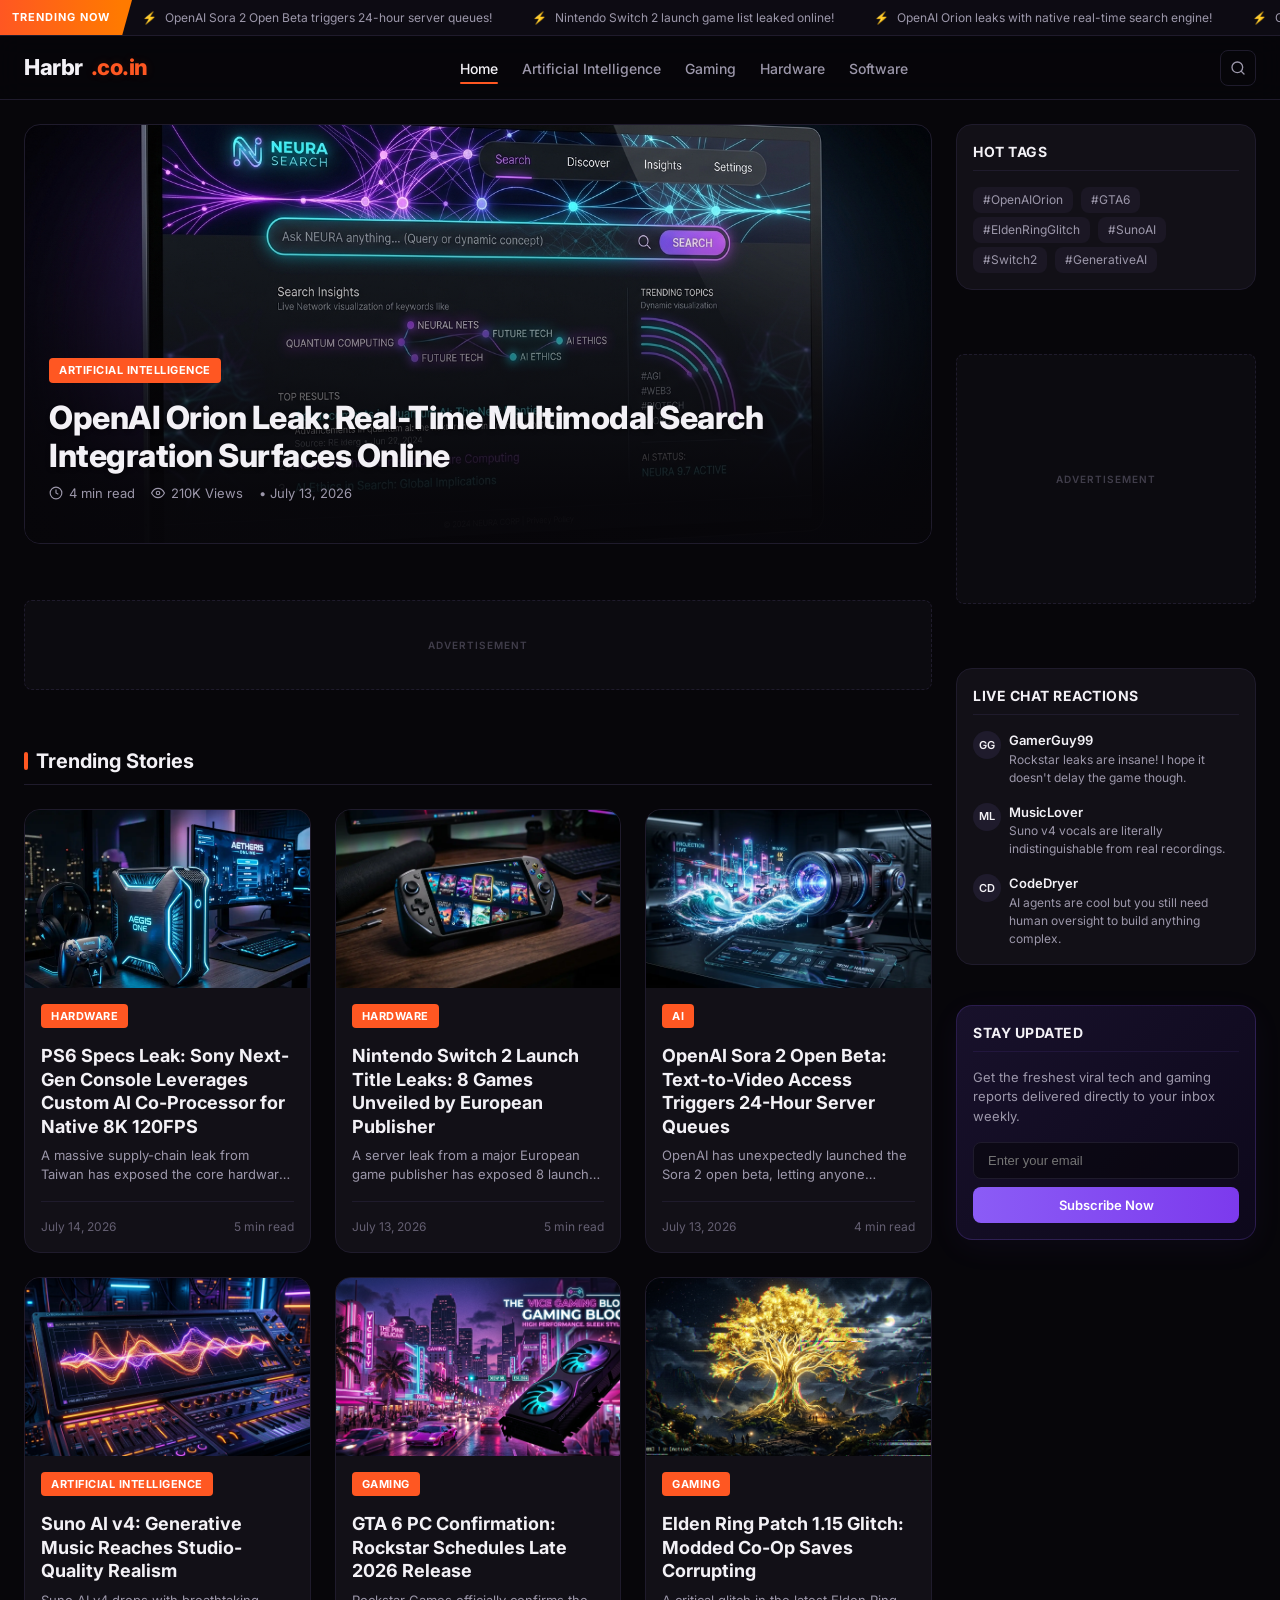
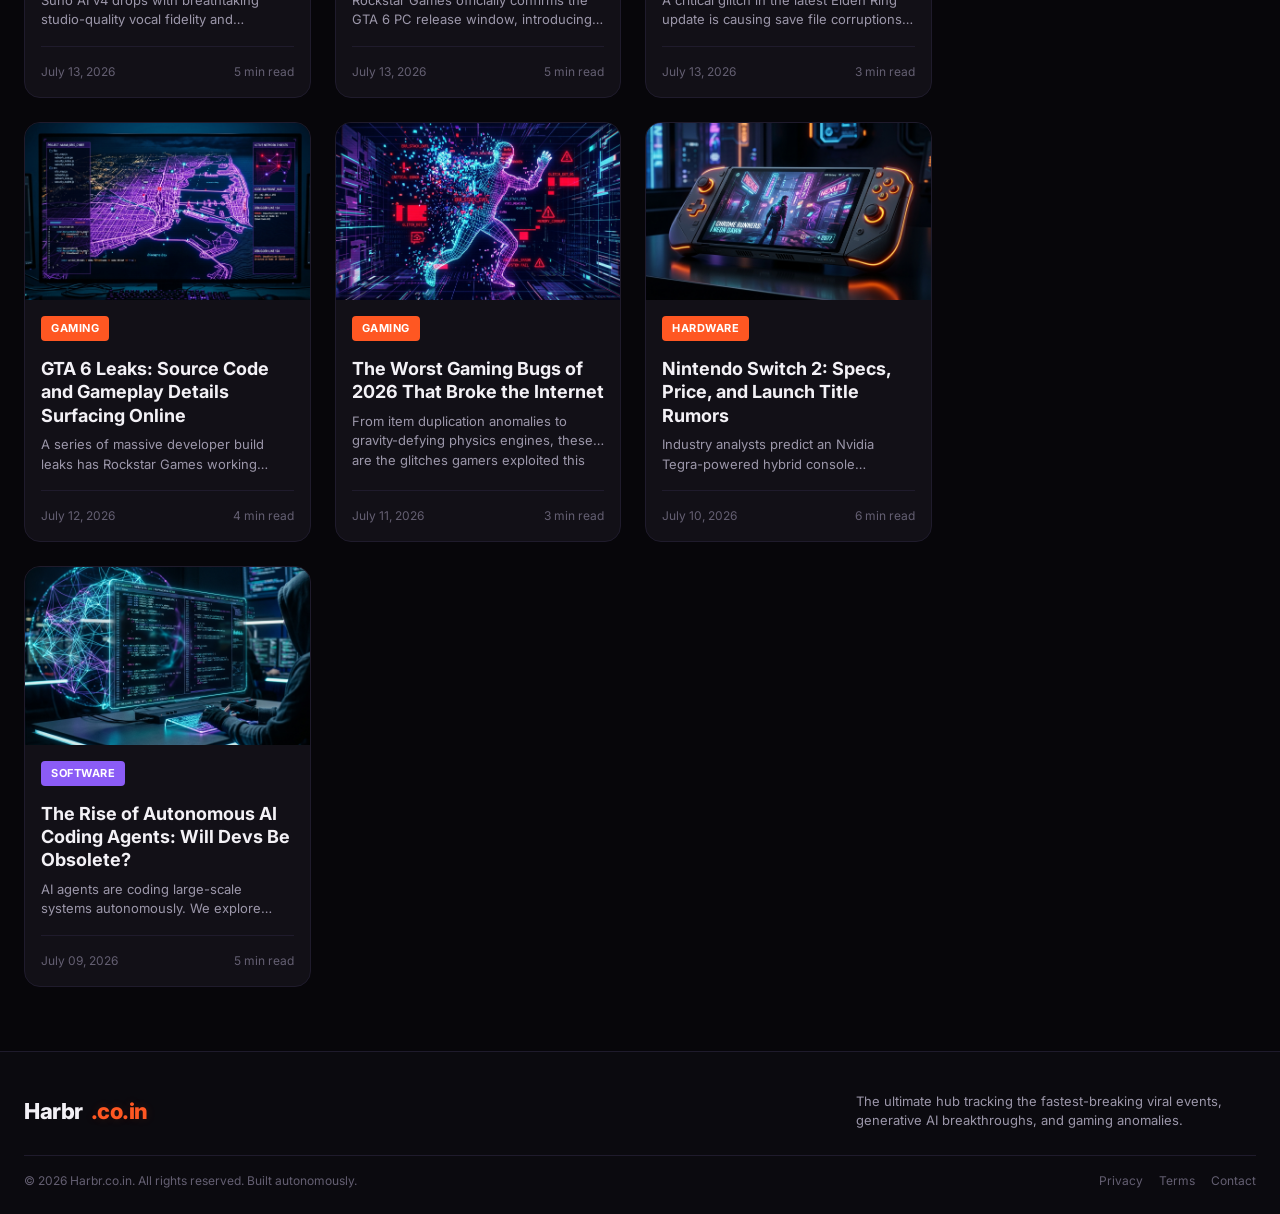
<file: index.html>
<!DOCTYPE html>
<html lang="en">
<head>
    <meta charset="UTF-8">
    <meta name="viewport" content="width=device-width, initial-scale=1.0">
    <title>Harbr — Viral Tech & Gaming Trends</title>
    <meta name="description" content="Explore the hottest viral trends in technology, artificial intelligence, gaming leaks, hardware rumors, and internet culture at Harbr.co.in.">
    <!-- OG Meta Injected Start -->
    <!-- Google AdSense (Optimized Lazy Load) -->
    <script>
    (function() {
        var adsenseLoaded = false;
        function loadAdSense() {
            if (adsenseLoaded) return;
            adsenseLoaded = true;
            var script = document.createElement('script');
            script.async = true;
            script.src = 'https://pagead2.googlesyndication.com/pagead/js/adsbygoogle.js?client=ca-pub-1650980062663955';
            script.crossOrigin = 'anonymous';
            document.head.appendChild(script);
        }
        window.addEventListener('scroll', loadAdSense, { passive: true });
        window.addEventListener('touchstart', loadAdSense, { passive: true });
        window.addEventListener('mousemove', loadAdSense, { passive: true });
        setTimeout(loadAdSense, 3500);
    })();
    </script>

    <!-- Google Search Console -->
    <meta name="google-site-verification" content="71PlSlqtdaI7WUmF42mCcrYleUqsWwIPKIEyYzZid8c" />

    <!-- LCP Image Preload -->
    <link rel="preload" as="image" href="assets/suno-ai.webp">

    <!-- Open Graph / Facebook -->
    <meta property="og:type" content="website">
    <meta property="og:url" content="https://harbr.co.in/">
    <meta property="og:title" content="Harbr — Viral Tech & Gaming Trends">
    <meta property="og:description" content="Explore the hottest viral trends in technology, artificial intelligence, gaming leaks, hardware rumors, and internet culture at Harbr.co.in.">
    <meta property="og:image" content="https://harbr.co.in/assets/suno-ai.webp">

    <!-- Twitter -->
    <meta name="twitter:card" content="summary_large_image">
    <meta name="twitter:url" content="https://harbr.co.in/">
    <meta name="twitter:title" content="Harbr — Viral Tech & Gaming Trends">
    <meta name="twitter:description" content="Explore the hottest viral trends in technology, artificial intelligence, gaming leaks, hardware rumors, and internet culture at Harbr.co.in.">
    <meta name="twitter:image" content="https://harbr.co.in/assets/suno-ai.webp">
    <!-- OG Meta Injected End -->
    <!-- Google Fonts Inter -->
    <link rel="preconnect" href="https://fonts.googleapis.com">
    <link rel="preconnect" href="https://fonts.gstatic.com" crossorigin>
    <link href="https://fonts.googleapis.com/css2?family=Inter:wght@300;400;500;600;700;800&display=swap" rel="stylesheet">
    <link rel="stylesheet" href="index.css">
</head>
<body>
    <div class="app-shell">
        <!-- 1. NEWS TICKER -->
        <div class="ticker-wrap">
            <div class="ticker-title">Trending Now</div>
            <div class="ticker-content" id="ticker-content">
                <div class="ticker-item">OpenAI Sora 2 Open Beta triggers 24-hour server queues!</div>
                <div class="ticker-item">Nintendo Switch 2 launch game list leaked online!</div>
                <div class="ticker-item">OpenAI Orion leaks with native real-time search engine!</div>
                <div class="ticker-item">GTA 6 PC officially confirmed for late 2026!</div>
                <div class="ticker-item">Elden Ring Patch 1.15 save glitch corrupts co-op saves.</div>
                <!-- Duplicate for seamless loop -->
                <div class="ticker-item">OpenAI Sora 2 Open Beta triggers 24-hour server queues!</div>
                <div class="ticker-item">Nintendo Switch 2 launch game list leaked online!</div>
                <div class="ticker-item">OpenAI Orion leaks with native real-time search engine!</div>
                <div class="ticker-item">GTA 6 PC officially confirmed for late 2026!</div>
                <div class="ticker-item">Elden Ring Patch 1.15 save glitch corrupts co-op saves.</div>
            </div>
        </div>

        <!-- 2. MAIN HEADER -->
        <header class="main-header">
            <div class="nav-container">
                <a href="index.html" class="logo" id="logo-link">
                    Harbr<span class="logo-accent">.co.in</span>
                </a>
                
                <nav class="nav-links-wrap">
                    <ul class="nav-links">
                        <li><a href="index.html" class="active">Home</a></li>
                        <li><a href="#" class="category-filter-btn" data-category="AI">Artificial Intelligence</a></li>
                        <li><a href="#" class="category-filter-btn" data-category="Gaming">Gaming</a></li>
                        <li><a href="#" class="category-filter-btn" data-category="Hardware">Hardware</a></li>
                        <li><a href="#" class="category-filter-btn" data-category="Software">Software</a></li>
                    </ul>
                </nav>

                <div class="header-actions">
                    <button class="search-btn" id="search-open-btn" aria-label="Open search modal">
                        <svg width="16" height="16" viewBox="0 0 24 24" fill="none" stroke="currentColor" stroke-width="2" stroke-linecap="round" stroke-linejoin="round"><circle cx="11" cy="11" r="8"></circle><line x1="21" y1="21" x2="16.65" y2="16.65"></line></svg>
                    </button>
                    <button class="menu-toggle" id="mobile-menu-btn" aria-label="Toggle mobile menu">
                        <svg width="18" height="18" viewBox="0 0 24 24" fill="none" stroke="currentColor" stroke-width="2" stroke-linecap="round" stroke-linejoin="round"><line x1="3" y1="12" x2="21" y2="12"></line><line x1="3" y1="6" x2="21" y2="6"></line><line x1="3" y1="18" x2="21" y2="18"></line></svg>
                    </button>
                </div>
            </div>
        </header>

        <!-- 3. PAGE MAIN CONTENT -->
        <div class="main-wrapper">
            <main class="content-area">
                <!-- HERO SECTION (Featured Article) -->
                <section class="hero-section" id="featured-section">
                    <a href="openai-orion-leak.html" class="featured-card" style="background-image: url('assets/openai-orion.jpg');" id="hero-card">
                        <span class="card-tag">Artificial Intelligence</span>
                        <h2 class="featured-title">OpenAI Orion Leak: Real-Time Multimodal Search Integration Surfaces Online</h2>
                        <div class="featured-meta">
                            <div class="meta-item">
                                <svg width="14" height="14" viewBox="0 0 24 24" fill="none" stroke="currentColor" stroke-width="2"><circle cx="12" cy="12" r="10"></circle><polyline points="12 6 12 12 16 14"></polyline></svg>
                                <span>4 min read</span>
                            </div>
                            <div class="meta-item">
                                <svg width="14" height="14" viewBox="0 0 24 24" fill="none" stroke="currentColor" stroke-width="2"><path d="M1 12s4-8 11-8 11 8 11 8-4 8-11 8-11-8-11-8z"></path><circle cx="12" cy="12" r="3"></circle></svg>
                                <span>210K Views</span>
                            </div>
                            <span>• July 13, 2026</span>
                        </div>
                    </a>
                </section>

                <!-- Ad Slot Above Trending Grid -->
                <div class="ad-slot"></div>

                <!-- GRID SECTION (Other Articles) -->
                <section class="grid-section">
                    <div class="section-header">
                        <h3 class="section-title">Trending Stories</h3>
                    </div>
                    
                    <div class="articles-grid" id="articles-grid">
                        <!-- Card: PS6 Specs Leak: Sony Next-Gen Console Leverages Custom AI Co-Processor for Native 8K 120FPS -->
                        <article class="article-card" data-category="Hardware" id="card-ps6-specs-leak-ai-coprocessor">
                            <a href="ps6-specs-leak-ai-coprocessor.html" class="card-img-wrap">
                                <img src="assets/ps6-console.webp" alt="PS6 Specs Leak: Sony Next-Gen Console Leverages Custom AI Co-Processor for Native 8K 120FPS" class="card-img">
                            </a>
                            <div class="card-body">
                                <span class="card-tag">Hardware</span>
                                <a href="ps6-specs-leak-ai-coprocessor.html">
                                    <h4 class="card-title">PS6 Specs Leak: Sony Next-Gen Console Leverages Custom AI Co-Processor for Native 8K 120FPS</h4>
                                </a>
                                <p class="card-excerpt">A massive supply-chain leak from Taiwan has exposed the core hardware layout of Sony's upcoming PlayStation 6, revealing an AMD Zen 6 APU and a dedicated AI upscaling NPU.</p>
                                <div class="card-footer">
                                    <span>July 14, 2026</span>
                                    <span>5 min read</span>
                                </div>
                            </div>
                        </article>
                        <!-- Card: Nintendo Switch 2 Launch Title Leaks: 8 Games Unveiled by European Publisher -->
                        <article class="article-card" data-category="Hardware" id="card-switch-2-launch-titles-leak">
                            <a href="switch-2-launch-titles-leak.html" class="card-img-wrap">
                                <img src="assets/switch-2-games.webp" alt="Nintendo Switch 2 Launch Title Leaks: 8 Games Unveiled by European Publisher" class="card-img" loading="lazy" width="400" height="250">
                            </a>
                            <div class="card-body">
                                <span class="card-tag">Hardware</span>
                                <a href="switch-2-launch-titles-leak.html">
                                    <h4 class="card-title">Nintendo Switch 2 Launch Title Leaks: 8 Games Unveiled by European Publisher</h4>
                                </a>
                                <p class="card-excerpt">A server leak from a major European game publisher has exposed 8 launch titles for the upcoming Nintendo Switch 2, including a new Mario Kart and Metroid Prime.</p>
                                <div class="card-footer">
                                    <span>July 13, 2026</span>
                                    <span>5 min read</span>
                                </div>
                            </div>
                        </article>
                        <!-- Card: OpenAI Sora 2 Open Beta: Text-to-Video Access Triggers 24-Hour Server Queues -->
                        <article class="article-card" data-category="AI" id="card-sora-2-open-beta">
                            <a href="sora-2-open-beta.html" class="card-img-wrap">
                                <img src="assets/sora-2-beta.webp" alt="OpenAI Sora 2 Open Beta: Text-to-Video Access Triggers 24-Hour Server Queues" class="card-img" loading="lazy" width="400" height="250">
                            </a>
                            <div class="card-body">
                                <span class="card-tag">AI</span>
                                <a href="sora-2-open-beta.html">
                                    <h4 class="card-title">OpenAI Sora 2 Open Beta: Text-to-Video Access Triggers 24-Hour Server Queues</h4>
                                </a>
                                <p class="card-excerpt">OpenAI has unexpectedly launched the Sora 2 open beta, letting anyone generate photorealistic videos. Server loads have triggered queues exceeding 24 hours.</p>
                                <div class="card-footer">
                                    <span>July 13, 2026</span>
                                    <span>4 min read</span>
                                </div>
                            </div>
                        </article>
                        <!-- Card: Suno AI (previously hero) -->
                        <article class="article-card" data-category="AI" id="card-suno">
                            <a href="suno-ai.html" class="card-img-wrap">
                                <img src="assets/suno-ai.webp" alt="Suno AI music wave" class="card-img" loading="lazy" width="400" height="250">
                            </a>
                            <div class="card-body">
                                <span class="card-tag">Artificial Intelligence</span>
                                <a href="suno-ai.html">
                                    <h4 class="card-title">Suno AI v4: Generative Music Reaches Studio-Quality Realism</h4>
                                </a>
                                <p class="card-excerpt">Suno AI v4 drops with breathtaking studio-quality vocal fidelity and structural composition.</p>
                                <div class="card-footer">
                                    <span>July 13, 2026</span>
                                    <span>5 min read</span>
                                </div>
                            </div>
                        </article>

                        <!-- Card: GTA 6 PC (new) -->
                        <article class="article-card" data-category="Gaming" id="card-gta-pc">
                            <a href="gta-6-pc-release.html" class="card-img-wrap">
                                <img src="assets/gta-6-pc.jpg" alt="GTA 6 PC edition concept" class="card-img" loading="lazy" width="400" height="250">
                            </a>
                            <div class="card-body">
                                <span class="card-tag">Gaming</span>
                                <a href="gta-6-pc-release.html">
                                    <h4 class="card-title">GTA 6 PC Confirmation: Rockstar Schedules Late 2026 Release</h4>
                                </a>
                                <p class="card-excerpt">Rockstar Games officially confirms the GTA 6 PC release window, introducing advanced ray reconstruction and graphics.</p>
                                <div class="card-footer">
                                    <span>July 13, 2026</span>
                                    <span>5 min read</span>
                                </div>
                            </div>
                        </article>

                        <!-- Card: Elden Ring Glitch (new) -->
                        <article class="article-card" data-category="Gaming" id="card-elden-glitch">
                            <a href="elden-ring-patch-glitch.html" class="card-img-wrap">
                                <img src="assets/elden-ring-glitch.jpg" alt="Elden Ring Glitched Erdtree" class="card-img" loading="lazy" width="400" height="250">
                            </a>
                            <div class="card-body">
                                <span class="card-tag">Gaming</span>
                                <a href="elden-ring-patch-glitch.html">
                                    <h4 class="card-title">Elden Ring Patch 1.15 Glitch: Modded Co-Op Saves Corrupting</h4>
                                </a>
                                <p class="card-excerpt">A critical glitch in the latest Elden Ring update is causing save file corruptions for players using co-op mods.</p>
                                <div class="card-footer">
                                    <span>July 13, 2026</span>
                                    <span>3 min read</span>
                                </div>
                            </div>
                        </article>

                        <!-- Card 2: GTA 6 Leaks -->
                        <article class="article-card" data-category="Gaming" id="card-gta">
                            <a href="gta-6-leaks.html" class="card-img-wrap">
                                <img src="assets/gta-6-leaks.webp" alt="GTA 6 Leaks Map" class="card-img" loading="lazy" width="400" height="250">
                            </a>
                            <div class="card-body">
                                <span class="card-tag">Gaming</span>
                                <a href="gta-6-leaks.html">
                                    <h4 class="card-title">GTA 6 Leaks: Source Code and Gameplay Details Surfacing Online</h4>
                                </a>
                                <p class="card-excerpt">A series of massive developer build leaks has Rockstar Games working around the clock to contain source code exposure.</p>
                                <div class="card-footer">
                                    <span>July 12, 2026</span>
                                    <span>4 min read</span>
                                </div>
                            </div>
                        </article>

                        <!-- Card 3: Gaming Bugs -->
                        <article class="article-card" data-category="Gaming" id="card-bugs">
                            <a href="gaming-bugs.html" class="card-img-wrap">
                                <img src="assets/gaming-bugs.webp" alt="Glitched Video Game Scene" class="card-img" loading="lazy" width="400" height="250">
                            </a>
                            <div class="card-body">
                                <span class="card-tag">Gaming</span>
                                <a href="gaming-bugs.html">
                                    <h4 class="card-title">The Worst Gaming Bugs of 2026 That Broke the Internet</h4>
                                </a>
                                <p class="card-excerpt">From item duplication anomalies to gravity-defying physics engines, these are the glitches gamers exploited this month.</p>
                                <div class="card-footer">
                                    <span>July 11, 2026</span>
                                    <span>3 min read</span>
                                </div>
                            </div>
                        </article>

                        <!-- Card 4: Switch 2 -->
                        <article class="article-card" data-category="Hardware" id="card-switch">
                            <a href="switch-2.html" class="card-img-wrap">
                                <img src="assets/switch-2.webp" alt="Next Gen Handheld Concept" class="card-img" loading="lazy" width="400" height="250">
                            </a>
                            <div class="card-body">
                                <span class="card-tag">Hardware</span>
                                <a href="switch-2.html">
                                    <h4 class="card-title">Nintendo Switch 2: Specs, Price, and Launch Title Rumors</h4>
                                </a>
                                <p class="card-excerpt">Industry analysts predict an Nvidia Tegra-powered hybrid console launching soon. Here is a breakdown of dev kit leaks.</p>
                                <div class="card-footer">
                                    <span>July 10, 2026</span>
                                    <span>6 min read</span>
                                </div>
                            </div>
                        </article>

                        <!-- Card 5: AI Coding -->
                        <article class="article-card" data-category="Software" id="card-coding">
                            <a href="ai-coding.html" class="card-img-wrap">
                                <img src="assets/ai-coding.webp" alt="AI Developer Interface" class="card-img" loading="lazy" width="400" height="250">
                            </a>
                            <div class="card-body">
                                <span class="card-tag violet">Software</span>
                                <a href="ai-coding.html">
                                    <h4 class="card-title">The Rise of Autonomous AI Coding Agents: Will Devs Be Obsolete?</h4>
                                </a>
                                <p class="card-excerpt">AI agents are coding large-scale systems autonomously. We explore what this means for junior developers entering the market.</p>
                                <div class="card-footer">
                                    <span>July 09, 2026</span>
                                    <span>5 min read</span>
                                </div>
                            </div>
                        </article>
                    </div>
                </section>
            </main>

            <!-- 4. RIGHT SIDEBAR -->
            <aside class="sidebar-area">
                <!-- Tag Cloud Widget -->
                <div class="sidebar-widget">
                    <h4 class="widget-title">Hot Tags</h4>
                    <div class="tags-cloud">
                        <a href="#" class="tag-link" data-tag="Orion">#OpenAIOrion</a>
                        <a href="#" class="tag-link" data-tag="GTA">#GTA6</a>
                        <a href="#" class="tag-link" data-tag="Elden">#EldenRingGlitch</a>
                        <a href="#" class="tag-link" data-tag="Suno">#SunoAI</a>
                        <a href="#" class="tag-link" data-tag="Nintendo">#Switch2</a>
                        <a href="#" class="tag-link" data-tag="AI">#GenerativeAI</a>
                    </div>
                </div>

                <!-- Ad Slot in Sidebar -->
                <div class="ad-slot"></div>

                <!-- Live Reactions Widget -->
                <div class="sidebar-widget">
                    <h4 class="widget-title">Live Chat Reactions</h4>
                    <div class="reactions-list" id="reactions-list">
                        <div class="reaction-item">
                            <div class="reaction-avatar">GG</div>
                            <div class="reaction-content">
                                <span class="reaction-user">GamerGuy99</span>
                                <span class="reaction-text">Rockstar leaks are insane! I hope it doesn't delay the game though.</span>
                            </div>
                        </div>
                        <div class="reaction-item">
                            <div class="reaction-avatar">ML</div>
                            <div class="reaction-content">
                                <span class="reaction-user">MusicLover</span>
                                <span class="reaction-text">Suno v4 vocals are literally indistinguishable from real recordings.</span>
                            </div>
                        </div>
                        <div class="reaction-item">
                            <div class="reaction-avatar">CD</div>
                            <div class="reaction-content">
                                <span class="reaction-user">CodeDryer</span>
                                <span class="reaction-text">AI agents are cool but you still need human oversight to build anything complex.</span>
                            </div>
                        </div>
                    </div>
                </div>

                <!-- Newsletter Widget -->
                <div class="sidebar-widget newsletter-card">
                    <h4 class="widget-title">Stay Updated</h4>
                    <p class="newsletter-desc">Get the freshest viral tech and gaming reports delivered directly to your inbox weekly.</p>
                    <form class="newsletter-form" id="newsletter-form" onsubmit="event.preventDefault(); alert('Subscribed successfully!');">
                        <input type="email" placeholder="Enter your email" class="newsletter-input" required id="newsletter-email">
                        <button type="submit" class="newsletter-btn" id="newsletter-submit-btn">Subscribe Now</button>
                    </form>
                </div>
            </aside>
        </div>

        <!-- 5. SEARCH OVERLAY -->
        <div class="search-overlay" id="search-overlay">
            <div class="search-modal">
                <div class="search-input-wrap">
                    <input type="text" placeholder="Search trends and articles..." class="search-bar-input" id="search-bar-input">
                    <button class="search-close-btn" id="search-close-btn">Close</button>
                </div>
                <div class="search-results-list" id="search-results-list">
                    <!-- Dynamic Search Results will output here -->
                </div>
            </div>
        </div>

        <!-- 6. FOOTER -->
        <footer class="main-footer">
            <div class="footer-container">
                <div class="footer-top">
                    <div class="logo">
                        Harbr<span class="logo-accent">.co.in</span>
                    </div>
                    <p style="font-size: 13px; color: var(--color-text-muted); max-width: 400px;">
                        The ultimate hub tracking the fastest-breaking viral events, generative AI breakthroughs, and gaming anomalies.
                    </p>
                </div>
                <div class="footer-bottom">
                    <span>&copy; 2026 Harbr.co.in. All rights reserved. Built autonomously.</span>
                    <div style="display: flex; gap: var(--spacing-md);">
                        <a href="privacy.html">Privacy</a>
                        <a href="#">Terms</a>
                        <a href="#">Contact</a>
                    </div>
                </div>
            </div>
        </footer>

        <!-- MOBILE NAVIGATION DRAWER -->
        <div class="mobile-drawer" id="mobile-drawer">
            <div class="drawer-backdrop" id="drawer-backdrop"></div>
            <div class="drawer-content">
                <div class="drawer-header">
                    <a href="index.html" class="logo">
                        Harbr<span class="logo-accent">.co.in</span>
                    </a>
                    <button class="drawer-close" id="drawer-close-btn" aria-label="Close mobile menu">
                        <svg width="24" height="24" viewBox="0 0 24 24" fill="none" stroke="currentColor" stroke-width="2" stroke-linecap="round" stroke-linejoin="round"><line x1="18" y1="6" x2="6" y2="18"></line><line x1="6" y1="6" x2="18" y2="18"></line></svg>
                    </button>
                </div>
                <div class="drawer-body">
                    <ul class="drawer-links">
                        <li><a href="index.html" class="active">Home</a></li>
                        <li><a href="#" class="category-filter-btn" data-category="AI">Artificial Intelligence</a></li>
                        <li><a href="#" class="category-filter-btn" data-category="Gaming">Gaming</a></li>
                        <li><a href="#" class="category-filter-btn" data-category="Hardware">Hardware</a></li>
                        <li><a href="#" class="category-filter-btn" data-category="Software">Software</a></li>
                    </ul>
                    <!-- Ad Slot inside drawer -->
                    <div class="ad-slot"></div>
                </div>
            </div>
        </div>
    </div>

    <!-- Script connection -->
    <script src="index.js" defer></script>
</body>
</html>
<!-- trigger build 1 -->
</file>
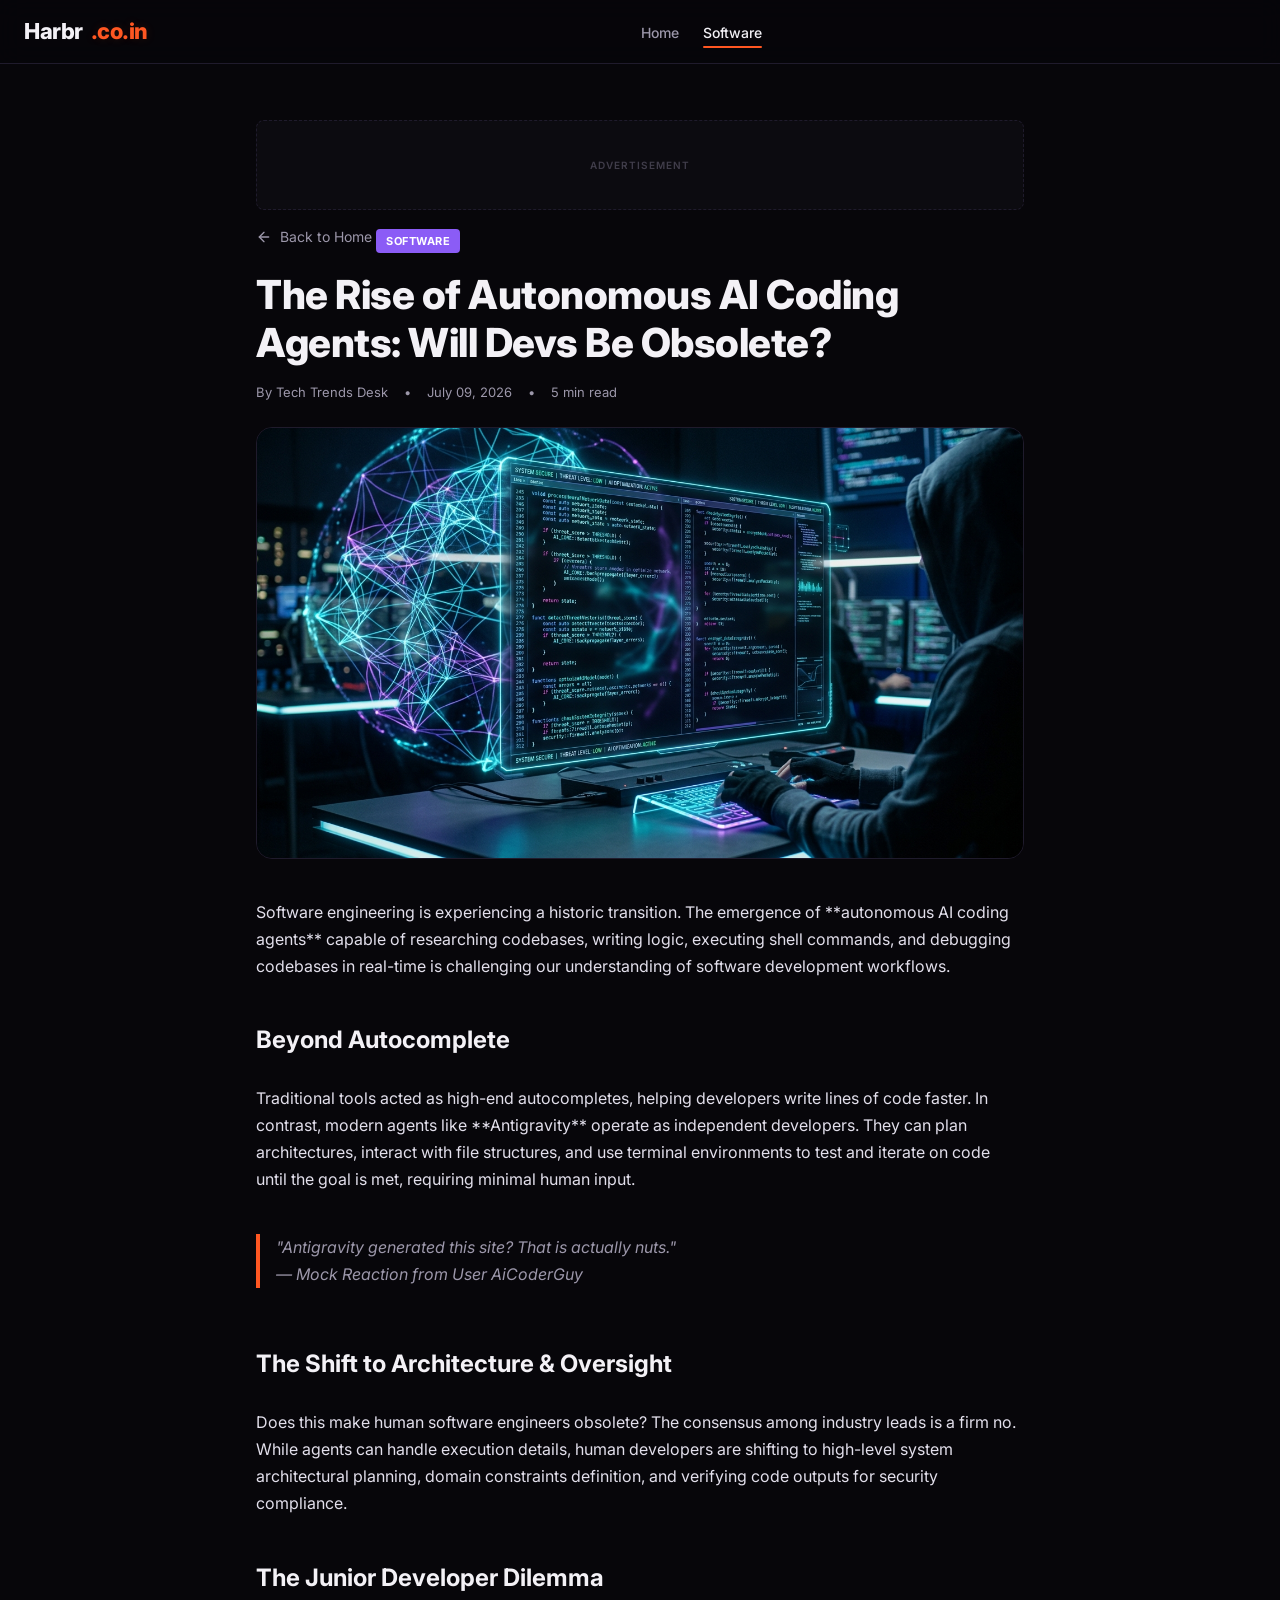
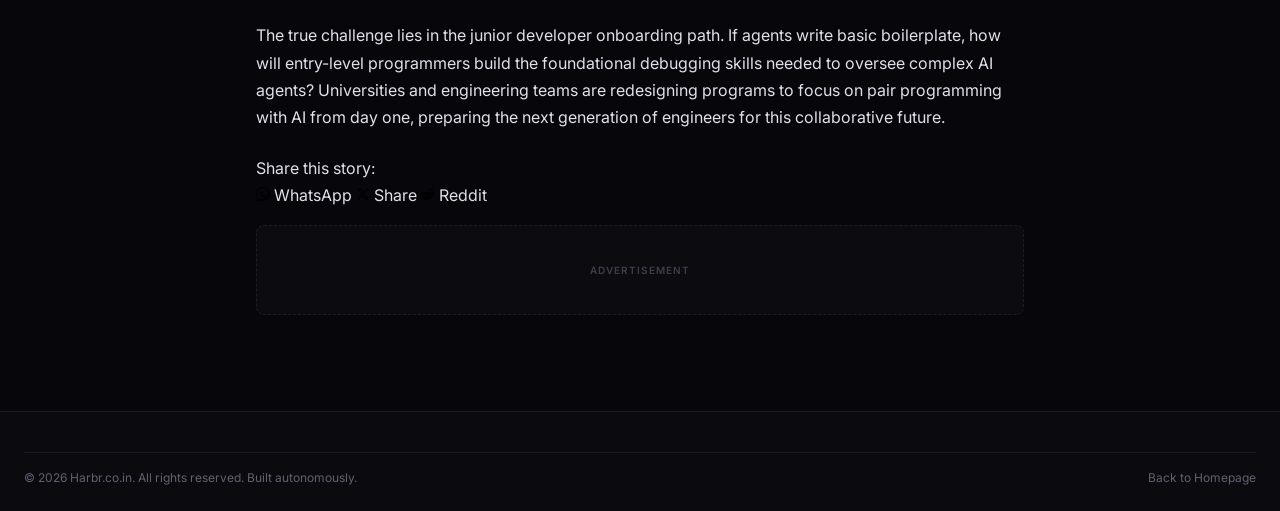
<file: ai-coding.html>
<!DOCTYPE html>
<html lang="en">
<head>
    <meta charset="UTF-8">
    <meta name="viewport" content="width=device-width, initial-scale=1.0">
    <title>The Rise of Autonomous AI Coding Agents: Will Devs Be Obsolete? — Harbr</title>
    <meta name="description" content="Explore the rise of autonomous AI coding agents like Devin, Antigravity, and how software engineers collaborate with AI in software development.">
    <!-- OG Meta Injected Start -->
    <!-- Google AdSense (Optimized Lazy Load) -->
    <script>
    (function() {
        var adsenseLoaded = false;
        function loadAdSense() {
            if (adsenseLoaded) return;
            adsenseLoaded = true;
            var script = document.createElement('script');
            script.async = true;
            script.src = 'https://pagead2.googlesyndication.com/pagead/js/adsbygoogle.js?client=ca-pub-1650980062663955';
            script.crossOrigin = 'anonymous';
            document.head.appendChild(script);
        }
        window.addEventListener('scroll', loadAdSense, { passive: true });
        window.addEventListener('touchstart', loadAdSense, { passive: true });
        window.addEventListener('mousemove', loadAdSense, { passive: true });
        setTimeout(loadAdSense, 3500);
    })();
    </script>

    <!-- LCP Image Preload -->
    <link rel="preload" as="image" href="assets/ai-coding.webp">

    <!-- Open Graph / Facebook -->
    <meta property="og:type" content="article">
    <meta property="og:url" content="https://harbr.co.in/ai-coding.html">
    <meta property="og:title" content="The Rise of Autonomous AI Coding Agents: Will Devs Be Obsolete?">
    <meta property="og:description" content="Explore the rise of autonomous AI coding agents like Devin, Antigravity, and how software engineers collaborate with AI in software development.">
    <meta property="og:image" content="https://harbr.co.in/assets/ai-coding.webp">
    <meta property="article:published_time" content="2026-07-13">
    <meta property="article:section" content="Software">

    <!-- Twitter -->
    <meta name="twitter:card" content="summary_large_image">
    <meta name="twitter:url" content="https://harbr.co.in/ai-coding.html">
    <meta name="twitter:title" content="The Rise of Autonomous AI Coding Agents: Will Devs Be Obsolete?">
    <meta name="twitter:description" content="Explore the rise of autonomous AI coding agents like Devin, Antigravity, and how software engineers collaborate with AI in software development.">
    <meta name="twitter:image" content="https://harbr.co.in/assets/ai-coding.webp">

    <!-- JSON-LD Schema -->
    <script type="application/ld+json">
    {
      "@context": "https://schema.org",
      "@type": "NewsArticle",
      "headline": "The Rise of Autonomous AI Coding Agents: Will Devs Be Obsolete?",
      "image": [
        "https://harbr.co.in/assets/ai-coding.webp"
      ],
      "datePublished": "2026-07-13T08:00:00+05:30",
      "dateModified": "2026-07-13T08:00:00+05:30",
      "author": {
        "@type": "Person",
        "name": "Harbr Editorial Desk",
        "url": "https://harbr.co.in/"
      },
      "publisher": {
        "@type": "Organization",
        "name": "Harbr",
        "logo": {
          "@type": "ImageObject",
          "url": "https://harbr.co.in/assets/suno-ai.webp"
        }
      },
      "description": "Explore the rise of autonomous AI coding agents like Devin, Antigravity, and how software engineers collaborate with AI in software development."
    }
    </script>
    <!-- OG Meta Injected End -->
    <!-- Google Fonts Inter -->
    <link rel="preconnect" href="https://fonts.googleapis.com">
    <link rel="preconnect" href="https://fonts.gstatic.com" crossorigin>
    <link href="https://fonts.googleapis.com/css2?family=Inter:wght@300;400;500;600;700;800&display=swap" rel="stylesheet">
    <link rel="stylesheet" href="index.css">
</head>
<body>
    <div class="app-shell">
        <!-- HEADER -->
        <header class="main-header">
            <div class="nav-container">
                <a href="index.html" class="logo">
                    Harbr<span class="logo-accent">.co.in</span>
                </a>
                <nav class="nav-links-wrap">
                    <ul class="nav-links">
                        <li><a href="index.html">Home</a></li>
                        <li><a href="index.html" class="active">Software</a></li>
                    </ul>
                </nav>
                <div class="header-actions">
                    <button class="menu-toggle" id="mobile-menu-btn" aria-label="Toggle mobile menu">
                        <svg width="18" height="18" viewBox="0 0 24 24" fill="none" stroke="currentColor" stroke-width="2" stroke-linecap="round" stroke-linejoin="round"><line x1="3" y1="12" x2="21" y2="12"></line><line x1="3" y1="6" x2="21" y2="6"></line><line x1="3" y1="18" x2="21" y2="18"></line></svg>
                    </button>
                </div>
            </div>
        </header>

        <!-- ARTICLE MAIN BODY -->
        <main class="article-detail-wrap">
            <!-- Ad Slot Above Content -->
            <div class="ad-slot"></div>

            <article class="article-content">
                <header class="article-header">
                    <a href="index.html" class="article-back-link">
                        <svg width="16" height="16" viewBox="0 0 24 24" fill="none" stroke="currentColor" stroke-width="2" stroke-linecap="round" stroke-linejoin="round"><line x1="19" y1="12" x2="5" y2="12"></line><polyline points="12 19 5 12 12 5"></polyline></svg>
                        Back to Home
                    </a>
                    <span class="card-tag violet">Software</span>
                    <h1 class="article-headline">The Rise of Autonomous AI Coding Agents: Will Devs Be Obsolete?</h1>
                    <div class="featured-meta">
                        <span>By Tech Trends Desk</span>
                        <span>&bull;</span>
                        <span>July 09, 2026</span>
                        <span>&bull;</span>
                        <span>5 min read</span>
                    </div>
                </header>

                <div class="article-banner">
                    <img src="assets/ai-coding.webp" alt="AI Agent Terminal Code Console">
                </div>

                <div class="article-body">
                    <p>
                        Software engineering is experiencing a historic transition. The emergence of **autonomous AI coding agents** 
                        capable of researching codebases, writing logic, executing shell commands, and debugging codebases in real-time 
                        is challenging our understanding of software development workflows.
                    </p>

                    <h2>Beyond Autocomplete</h2>
                    <p>
                        Traditional tools acted as high-end autocompletes, helping developers write lines of code faster. 
                        In contrast, modern agents like **Antigravity** operate as independent developers. They can plan architectures, 
                        interact with file structures, and use terminal environments to test and iterate on code until the goal is met, 
                        requiring minimal human input.
                    </p>

                    <blockquote>
                        "Antigravity generated this site? That is actually nuts."
                        <br>— Mock Reaction from User AiCoderGuy
                    </blockquote>

                    <h2>The Shift to Architecture & Oversight</h2>
                    <p>
                        Does this make human software engineers obsolete? The consensus among industry leads is a firm no. 
                        While agents can handle execution details, human developers are shifting to high-level system architectural planning, 
                        domain constraints definition, and verifying code outputs for security compliance.
                    </p>

                    <h2>The Junior Developer Dilemma</h2>
                    <p>
                        The true challenge lies in the junior developer onboarding path. If agents write basic boilerplate, 
                        how will entry-level programmers build the foundational debugging skills needed to oversee complex 
                        AI agents? Universities and engineering teams are redesigning programs to focus on pair programming 
                        with AI from day one, preparing the next generation of engineers for this collaborative future.
                    </p>
            <!-- Social Share Injected Start -->
            <div class="social-share-wrap">
                <span class="share-title">Share this story:</span>
                <div class="share-buttons">
                    <a href="https://api.whatsapp.com/send?text=Check%20this%20out:%20The Rise of Autonomous AI Coding Agents: Will Devs Be Obsolete?%20https://harbr.co.in/ai-coding.html" target="_blank" class="share-btn whatsapp" aria-label="Share on WhatsApp">
                        <svg width="14" height="14" viewBox="0 0 24 24"><path d="M.057 24l1.687-6.163c-1.041-1.804-1.588-3.849-1.587-5.946C.06 5.348 5.397.01 12.008.01c3.202.001 6.212 1.246 8.477 3.514 2.266 2.268 3.507 5.28 3.505 8.484-.004 6.657-5.34 11.997-11.953 11.997-2.005-.001-3.973-.502-5.724-1.457L0 24zm6.59-4.846c1.6.95 3.188 1.449 4.825 1.451 5.436 0 9.86-4.42 9.864-9.864.002-2.637-1.03-5.114-2.906-6.99C16.657 1.875 14.18 1.84 11.55 1.84c-5.436 0-9.86 4.42-9.864 9.864-.001 1.73.488 3.415 1.417 4.887L2.098 21.8l5.349-1.401zM18.06 14.7c-.3-.15-1.785-.88-2.067-.98-.28-.1-.49-.15-.69.15-.2.3-.78 1-.96 1.21-.18.21-.36.24-.66.09-1.1-.55-1.9-1.1-2.65-2.4-.2-.35-.2-.7.1-.98.27-.27.6-.7.9-.9.1-.15.15-.27.2-.45.05-.18-.02-.34-.1-.49-.07-.15-.69-1.66-.95-2.28-.25-.6-.5-.5-.69-.5-.18-.01-.4-.01-.61-.01-.21 0-.55.08-.84.4-.3.32-1.14 1.12-1.14 2.73s1.17 3.17 1.33 3.39c.16.21 2.3 3.52 5.58 4.93.78.33 1.39.53 1.86.68.78.25 1.5.21 2.06.13.62-.09 1.78-.73 2.03-1.43.25-.7.25-1.3.18-1.43-.07-.12-.27-.2-.58-.35z"/></svg>
                        WhatsApp
                    </a>
                    <a href="https://twitter.com/intent/tweet?text=The Rise of Autonomous AI Coding Agents: Will Devs Be Obsolete?&url=https://harbr.co.in/ai-coding.html" target="_blank" class="share-btn twitter" aria-label="Share on X">
                        <svg width="14" height="14" viewBox="0 0 24 24"><path d="M18.244 2.25h3.308l-7.227 8.26 8.502 11.24H16.17l-5.214-6.817L4.99 21.75H1.68l7.73-8.835L1.254 2.25H8.08l4.713 6.231zm-1.161 17.52h1.833L7.084 4.126H5.117z"/></svg>
                        Share
                    </a>
                    <a href="https://www.reddit.com/submit?url=https://harbr.co.in/ai-coding.html&title=The Rise of Autonomous AI Coding Agents: Will Devs Be Obsolete?" target="_blank" class="share-btn reddit" aria-label="Share on Reddit">
                        <svg width="14" height="14" viewBox="0 0 24 24"><path d="M24 11.5c0-1.65-1.35-3-3-3-.96 0-1.86.48-2.42 1.24-1.64-1-3.85-1.64-6.29-1.72l1.35-4.24 3.71.79c.05.89.79 1.6 1.7 1.6 1.02 0 1.85-.83 1.85-1.85S20.15 2.5 19.13 2.5c-.83 0-1.54.55-1.77 1.29l-4.07-.87c-.3-.06-.59.12-.68.4l-1.61 5.07c-2.52.04-4.8.68-6.49 1.71C3.96 9.35 3.05 8.87 2.07 8.87c-1.65 0-3 1.35-3 3 0 1.12.63 2.1 1.56 2.6-.1.35-.15.71-.15 1.08 0 3.79 4.39 6.88 9.77 6.88s9.77-3.09 9.77-6.88c0-.37-.05-.73-.15-1.08.92-.5 1.55-1.48 1.55-2.6zm-18.86 3c0-1 .81-1.81 1.81-1.81.99 0 1.81.81 1.81 1.81 0 1-.82 1.81-1.81 1.81-.99-.01-1.81-.82-1.81-1.81zm11.16 3.63c-1.79 1.79-5.18 1.79-6.97 0-.19-.19-.19-.51 0-.7.19-.19.51-.19.7 0 1.41 1.41 4.14 1.41 5.56 0 .19-.19.51-.19.7 0 .2.19.2.51-.01.7zm-.11-1.82c-.99 0-1.81-.81-1.81-1.81 0-1 .81-1.81 1.81-1.81.99 0 1.81.81 1.81 1.81 0 1-.82 1.81-1.81 1.81z"/></svg>
                        Reddit
                    </a>
                </div>
            </div>
            <!-- Social Share Injected End -->
</div>
            </article>

            <!-- Ad Slot Below Content -->
            <div class="ad-slot"></div>
        </main>

        <!-- FOOTER -->
        <footer class="main-footer">
            <div class="footer-container">
                <div class="footer-bottom">
                    <span>&copy; 2026 Harbr.co.in. All rights reserved. Built autonomously.</span>
                    <a href="index.html">Back to Homepage</a>
                </div>
            </div>
        </footer>

        <!-- MOBILE NAVIGATION DRAWER -->
        <div class="mobile-drawer" id="mobile-drawer">
            <div class="drawer-backdrop" id="drawer-backdrop"></div>
            <div class="drawer-content">
                <div class="drawer-header">
                    <a href="index.html" class="logo">
                        Harbr<span class="logo-accent">.co.in</span>
                    </a>
                    <button class="drawer-close" id="drawer-close-btn" aria-label="Close mobile menu">
                        <svg width="24" height="24" viewBox="0 0 24 24" fill="none" stroke="currentColor" stroke-width="2" stroke-linecap="round" stroke-linejoin="round"><line x1="18" y1="6" x2="6" y2="18"></line><line x1="6" y1="6" x2="18" y2="18"></line></svg>
                    </button>
                </div>
                <div class="drawer-body">
                    <ul class="drawer-links">
                        <li><a href="index.html">Home</a></li>
                        <li><a href="index.html" class="active">Software</a></li>
                    </ul>
                    <!-- Ad Slot inside drawer -->
                    <div class="ad-slot"></div>
                </div>
            </div>
        </div>
    </div>

    <!-- Script connection -->
    <script src="index.js" defer></script>
</body>
</html>
</file>
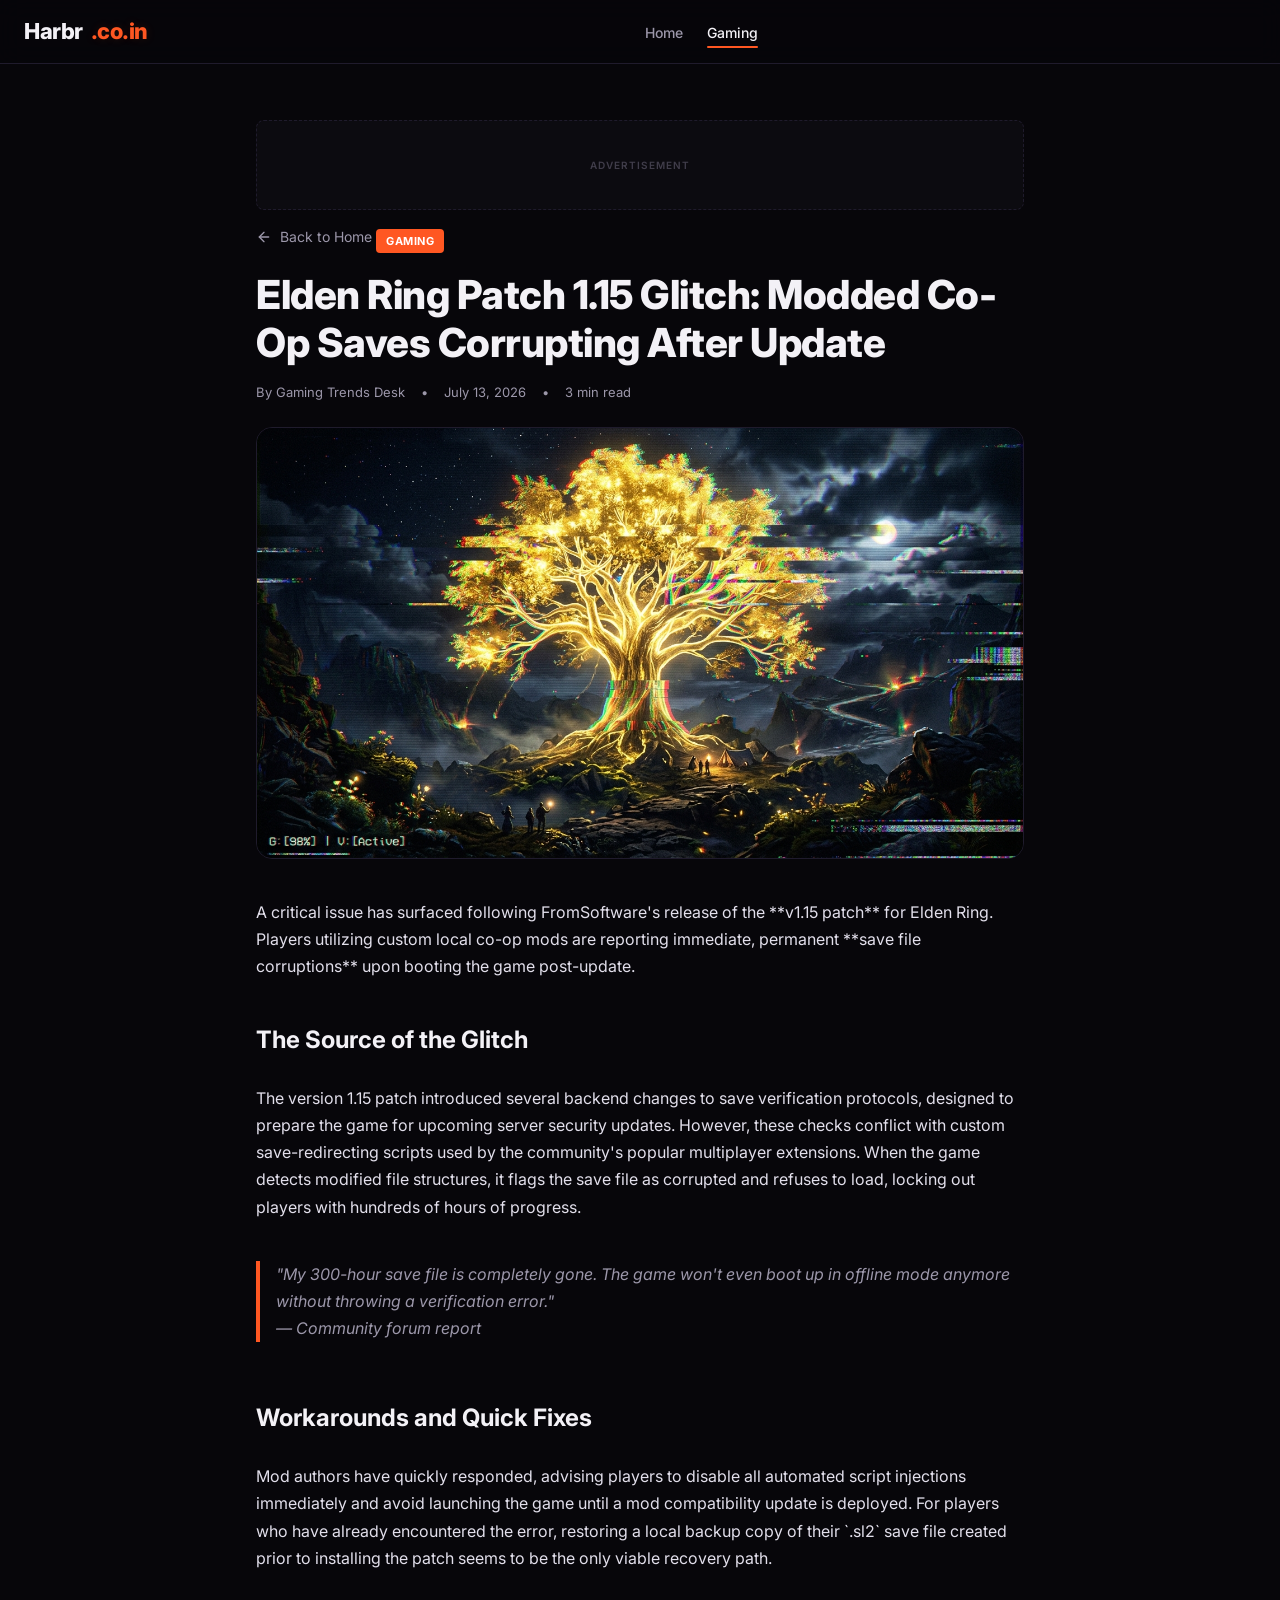
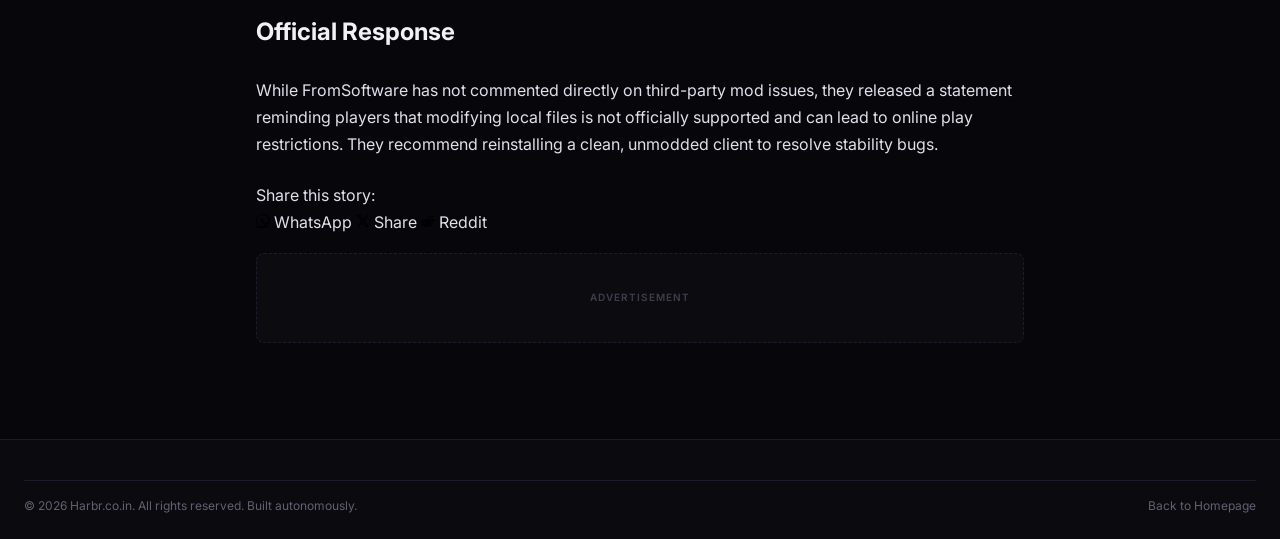
<file: elden-ring-patch-glitch.html>
<!DOCTYPE html>
<html lang="en">
<head>
    <meta charset="UTF-8">
    <meta name="viewport" content="width=device-width, initial-scale=1.0">
    <title>Elden Ring Patch 1.15 Glitch: Saves Corrupting — Harbr</title>
    <meta name="description" content="A critical glitch in the latest Elden Ring update is causing game-breaking save file corruptions for players using popular co-op mods.">
    <!-- OG Meta Injected Start -->
    <!-- Google AdSense (Optimized Lazy Load) -->
    <script>
    (function() {
        var adsenseLoaded = false;
        function loadAdSense() {
            if (adsenseLoaded) return;
            adsenseLoaded = true;
            var script = document.createElement('script');
            script.async = true;
            script.src = 'https://pagead2.googlesyndication.com/pagead/js/adsbygoogle.js?client=ca-pub-1650980062663955';
            script.crossOrigin = 'anonymous';
            document.head.appendChild(script);
        }
        window.addEventListener('scroll', loadAdSense, { passive: true });
        window.addEventListener('touchstart', loadAdSense, { passive: true });
        window.addEventListener('mousemove', loadAdSense, { passive: true });
        setTimeout(loadAdSense, 3500);
    })();
    </script>

    <!-- LCP Image Preload -->
    <link rel="preload" as="image" href="assets/elden-ring-glitch.jpg">

    <!-- Open Graph / Facebook -->
    <meta property="og:type" content="article">
    <meta property="og:url" content="https://harbr.co.in/elden-ring-patch-glitch.html">
    <meta property="og:title" content="Elden Ring Patch 1.15 Glitch: Saves Corrupting">
    <meta property="og:description" content="A critical glitch in the latest Elden Ring update is causing game-breaking save file corruptions for players using popular co-op mods.">
    <meta property="og:image" content="https://harbr.co.in/assets/elden-ring-glitch.jpg">
    <meta property="article:published_time" content="2026-07-13">
    <meta property="article:section" content="Gaming">

    <!-- Twitter -->
    <meta name="twitter:card" content="summary_large_image">
    <meta name="twitter:url" content="https://harbr.co.in/elden-ring-patch-glitch.html">
    <meta name="twitter:title" content="Elden Ring Patch 1.15 Glitch: Saves Corrupting">
    <meta name="twitter:description" content="A critical glitch in the latest Elden Ring update is causing game-breaking save file corruptions for players using popular co-op mods.">
    <meta name="twitter:image" content="https://harbr.co.in/assets/elden-ring-glitch.jpg">

    <!-- JSON-LD Schema -->
    <script type="application/ld+json">
    {
      "@context": "https://schema.org",
      "@type": "NewsArticle",
      "headline": "Elden Ring Patch 1.15 Glitch: Saves Corrupting",
      "image": [
        "https://harbr.co.in/assets/elden-ring-glitch.jpg"
      ],
      "datePublished": "2026-07-13T08:00:00+05:30",
      "dateModified": "2026-07-13T08:00:00+05:30",
      "author": {
        "@type": "Person",
        "name": "Harbr Editorial Desk",
        "url": "https://harbr.co.in/"
      },
      "publisher": {
        "@type": "Organization",
        "name": "Harbr",
        "logo": {
          "@type": "ImageObject",
          "url": "https://harbr.co.in/assets/suno-ai.webp"
        }
      },
      "description": "A critical glitch in the latest Elden Ring update is causing game-breaking save file corruptions for players using popular co-op mods."
    }
    </script>
    <!-- OG Meta Injected End -->
    <!-- Google Fonts Inter -->
    <link rel="preconnect" href="https://fonts.googleapis.com">
    <link rel="preconnect" href="https://fonts.gstatic.com" crossorigin>
    <link href="https://fonts.googleapis.com/css2?family=Inter:wght@300;400;500;600;700;800&display=swap" rel="stylesheet">
    <link rel="stylesheet" href="index.css">
</head>
<body>
    <div class="app-shell">
        <!-- HEADER -->
        <header class="main-header">
            <div class="nav-container">
                <a href="index.html" class="logo">
                    Harbr<span class="logo-accent">.co.in</span>
                </a>
                <nav class="nav-links-wrap">
                    <ul class="nav-links">
                        <li><a href="index.html">Home</a></li>
                        <li><a href="index.html" class="active">Gaming</a></li>
                    </ul>
                </nav>
                <div class="header-actions">
                    <button class="menu-toggle" id="mobile-menu-btn" aria-label="Toggle mobile menu">
                        <svg width="18" height="18" viewBox="0 0 24 24" fill="none" stroke="currentColor" stroke-width="2" stroke-linecap="round" stroke-linejoin="round"><line x1="3" y1="12" x2="21" y2="12"></line><line x1="3" y1="6" x2="21" y2="6"></line><line x1="3" y1="18" x2="21" y2="18"></line></svg>
                    </button>
                </div>
            </div>
        </header>

        <!-- ARTICLE MAIN BODY -->
        <main class="article-detail-wrap">
            <!-- Ad Slot Above Content -->
            <div class="ad-slot"></div>

            <article class="article-content">
                <header class="article-header">
                    <a href="index.html" class="article-back-link">
                        <svg width="16" height="16" viewBox="0 0 24 24" fill="none" stroke="currentColor" stroke-width="2" stroke-linecap="round" stroke-linejoin="round"><line x1="19" y1="12" x2="5" y2="12"></line><polyline points="12 19 5 12 12 5"></polyline></svg>
                        Back to Home
                    </a>
                    <span class="card-tag">Gaming</span>
                    <h1 class="article-headline">Elden Ring Patch 1.15 Glitch: Modded Co-Op Saves Corrupting After Update</h1>
                    <div class="featured-meta">
                        <span>By Gaming Trends Desk</span>
                        <span>&bull;</span>
                        <span>July 13, 2026</span>
                        <span>&bull;</span>
                        <span>3 min read</span>
                    </div>
                </header>

                <div class="article-banner">
                    <img src="assets/elden-ring-glitch.jpg" alt="Elden Ring Glitched Erdtree concept graphic">
                </div>

                <div class="article-body">
                    <p>
                        A critical issue has surfaced following FromSoftware's release of the **v1.15 patch** for Elden Ring. 
                        Players utilizing custom local co-op mods are reporting immediate, permanent **save file corruptions** 
                        upon booting the game post-update.
                    </p>

                    <h2>The Source of the Glitch</h2>
                    <p>
                        The version 1.15 patch introduced several backend changes to save verification protocols, designed to prepare 
                        the game for upcoming server security updates. However, these checks conflict with custom save-redirecting scripts 
                        used by the community's popular multiplayer extensions. When the game detects modified file structures, it flags 
                        the save file as corrupted and refuses to load, locking out players with hundreds of hours of progress.
                    </p>

                    <blockquote>
                        "My 300-hour save file is completely gone. The game won't even boot up in offline mode anymore without throwing a verification error."
                        <br>— Community forum report
                    </blockquote>

                    <h2>Workarounds and Quick Fixes</h2>
                    <p>
                        Mod authors have quickly responded, advising players to disable all automated script injections immediately and 
                        avoid launching the game until a mod compatibility update is deployed. For players who have already encountered 
                        the error, restoring a local backup copy of their `.sl2` save file created prior to installing the patch seems 
                        to be the only viable recovery path.
                    </p>

                    <h2>Official Response</h2>
                    <p>
                        While FromSoftware has not commented directly on third-party mod issues, they released a statement reminding players 
                        that modifying local files is not officially supported and can lead to online play restrictions. They recommend 
                        reinstalling a clean, unmodded client to resolve stability bugs.
                    </p>
            <!-- Social Share Injected Start -->
            <div class="social-share-wrap">
                <span class="share-title">Share this story:</span>
                <div class="share-buttons">
                    <a href="https://api.whatsapp.com/send?text=Check%20this%20out:%20Elden Ring Patch 1.15 Glitch: Saves Corrupting%20https://harbr.co.in/elden-ring-patch-glitch.html" target="_blank" class="share-btn whatsapp" aria-label="Share on WhatsApp">
                        <svg width="14" height="14" viewBox="0 0 24 24"><path d="M.057 24l1.687-6.163c-1.041-1.804-1.588-3.849-1.587-5.946C.06 5.348 5.397.01 12.008.01c3.202.001 6.212 1.246 8.477 3.514 2.266 2.268 3.507 5.28 3.505 8.484-.004 6.657-5.34 11.997-11.953 11.997-2.005-.001-3.973-.502-5.724-1.457L0 24zm6.59-4.846c1.6.95 3.188 1.449 4.825 1.451 5.436 0 9.86-4.42 9.864-9.864.002-2.637-1.03-5.114-2.906-6.99C16.657 1.875 14.18 1.84 11.55 1.84c-5.436 0-9.86 4.42-9.864 9.864-.001 1.73.488 3.415 1.417 4.887L2.098 21.8l5.349-1.401zM18.06 14.7c-.3-.15-1.785-.88-2.067-.98-.28-.1-.49-.15-.69.15-.2.3-.78 1-.96 1.21-.18.21-.36.24-.66.09-1.1-.55-1.9-1.1-2.65-2.4-.2-.35-.2-.7.1-.98.27-.27.6-.7.9-.9.1-.15.15-.27.2-.45.05-.18-.02-.34-.1-.49-.07-.15-.69-1.66-.95-2.28-.25-.6-.5-.5-.69-.5-.18-.01-.4-.01-.61-.01-.21 0-.55.08-.84.4-.3.32-1.14 1.12-1.14 2.73s1.17 3.17 1.33 3.39c.16.21 2.3 3.52 5.58 4.93.78.33 1.39.53 1.86.68.78.25 1.5.21 2.06.13.62-.09 1.78-.73 2.03-1.43.25-.7.25-1.3.18-1.43-.07-.12-.27-.2-.58-.35z"/></svg>
                        WhatsApp
                    </a>
                    <a href="https://twitter.com/intent/tweet?text=Elden Ring Patch 1.15 Glitch: Saves Corrupting&url=https://harbr.co.in/elden-ring-patch-glitch.html" target="_blank" class="share-btn twitter" aria-label="Share on X">
                        <svg width="14" height="14" viewBox="0 0 24 24"><path d="M18.244 2.25h3.308l-7.227 8.26 8.502 11.24H16.17l-5.214-6.817L4.99 21.75H1.68l7.73-8.835L1.254 2.25H8.08l4.713 6.231zm-1.161 17.52h1.833L7.084 4.126H5.117z"/></svg>
                        Share
                    </a>
                    <a href="https://www.reddit.com/submit?url=https://harbr.co.in/elden-ring-patch-glitch.html&title=Elden Ring Patch 1.15 Glitch: Saves Corrupting" target="_blank" class="share-btn reddit" aria-label="Share on Reddit">
                        <svg width="14" height="14" viewBox="0 0 24 24"><path d="M24 11.5c0-1.65-1.35-3-3-3-.96 0-1.86.48-2.42 1.24-1.64-1-3.85-1.64-6.29-1.72l1.35-4.24 3.71.79c.05.89.79 1.6 1.7 1.6 1.02 0 1.85-.83 1.85-1.85S20.15 2.5 19.13 2.5c-.83 0-1.54.55-1.77 1.29l-4.07-.87c-.3-.06-.59.12-.68.4l-1.61 5.07c-2.52.04-4.8.68-6.49 1.71C3.96 9.35 3.05 8.87 2.07 8.87c-1.65 0-3 1.35-3 3 0 1.12.63 2.1 1.56 2.6-.1.35-.15.71-.15 1.08 0 3.79 4.39 6.88 9.77 6.88s9.77-3.09 9.77-6.88c0-.37-.05-.73-.15-1.08.92-.5 1.55-1.48 1.55-2.6zm-18.86 3c0-1 .81-1.81 1.81-1.81.99 0 1.81.81 1.81 1.81 0 1-.82 1.81-1.81 1.81-.99-.01-1.81-.82-1.81-1.81zm11.16 3.63c-1.79 1.79-5.18 1.79-6.97 0-.19-.19-.19-.51 0-.7.19-.19.51-.19.7 0 1.41 1.41 4.14 1.41 5.56 0 .19-.19.51-.19.7 0 .2.19.2.51-.01.7zm-.11-1.82c-.99 0-1.81-.81-1.81-1.81 0-1 .81-1.81 1.81-1.81.99 0 1.81.81 1.81 1.81 0 1-.82 1.81-1.81 1.81z"/></svg>
                        Reddit
                    </a>
                </div>
            </div>
            <!-- Social Share Injected End -->
</div>
            </article>

            <!-- Ad Slot Below Content -->
            <div class="ad-slot"></div>
        </main>

        <!-- FOOTER -->
        <footer class="main-footer">
            <div class="footer-container">
                <div class="footer-bottom">
                    <span>&copy; 2026 Harbr.co.in. All rights reserved. Built autonomously.</span>
                    <a href="index.html">Back to Homepage</a>
                </div>
            </div>
        </footer>

        <!-- MOBILE NAVIGATION DRAWER -->
        <div class="mobile-drawer" id="mobile-drawer">
            <div class="drawer-backdrop" id="drawer-backdrop"></div>
            <div class="drawer-content">
                <div class="drawer-header">
                    <a href="index.html" class="logo">
                        Harbr<span class="logo-accent">.co.in</span>
                    </a>
                    <button class="drawer-close" id="drawer-close-btn" aria-label="Close mobile menu">
                        <svg width="24" height="24" viewBox="0 0 24 24" fill="none" stroke="currentColor" stroke-width="2" stroke-linecap="round" stroke-linejoin="round"><line x1="18" y1="6" x2="6" y2="18"></line><line x1="6" y1="6" x2="18" y2="18"></line></svg>
                    </button>
                </div>
                <div class="drawer-body">
                    <ul class="drawer-links">
                        <li><a href="index.html">Home</a></li>
                        <li><a href="index.html" class="active">Gaming</a></li>
                    </ul>
                    <!-- Ad Slot inside drawer -->
                    <div class="ad-slot"></div>
                </div>
            </div>
        </div>
    </div>

    <!-- Script connection -->
    <script src="index.js" defer></script>
</body>
</html>
</file>
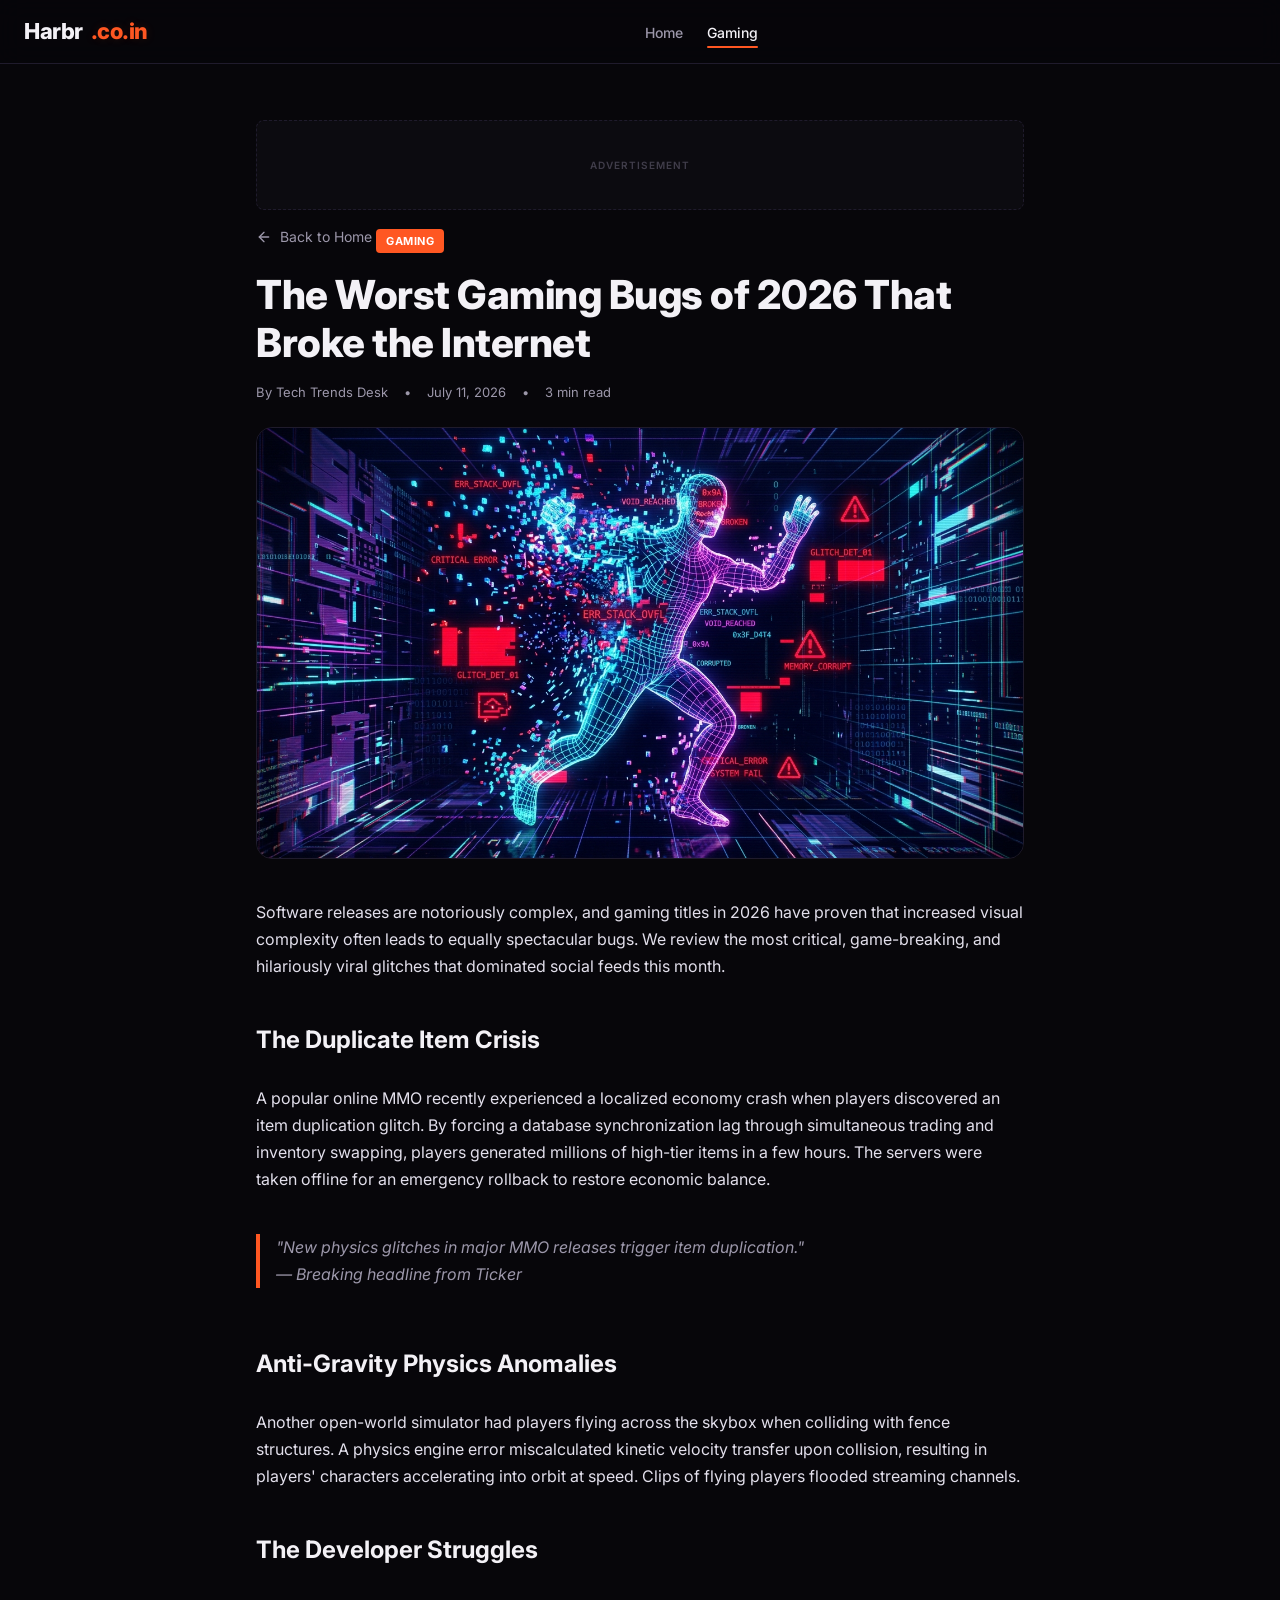
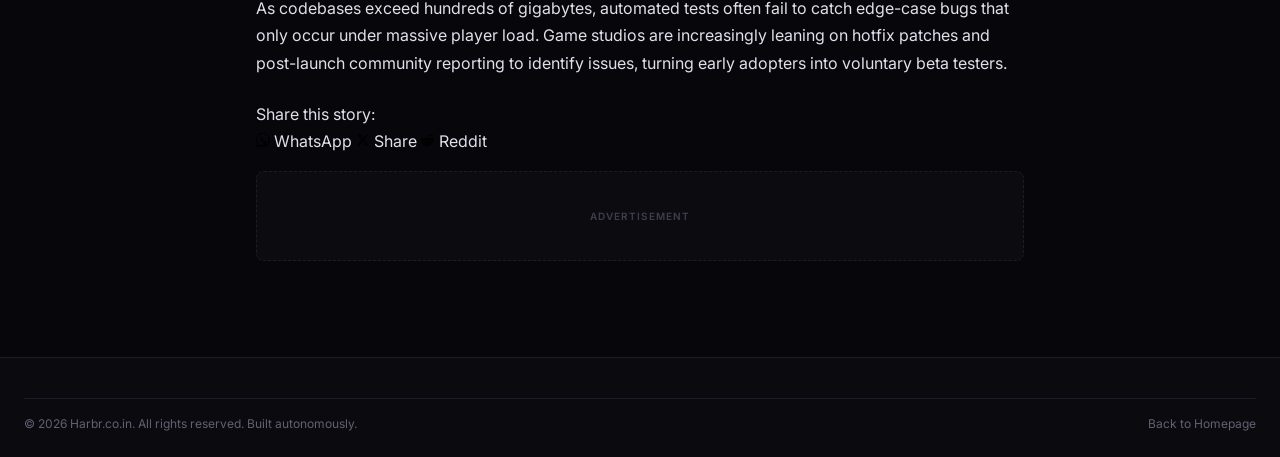
<file: gaming-bugs.html>
<!DOCTYPE html>
<html lang="en">
<head>
    <meta charset="UTF-8">
    <meta name="viewport" content="width=device-width, initial-scale=1.0">
    <title>The Worst Gaming Bugs of 2026 That Broke the Internet — Harbr</title>
    <meta name="description" content="Read our roundup of the most critical and hilarious gaming bugs of 2026, including game duplication glitches, physics crashes, and server errors.">
    <!-- OG Meta Injected Start -->
    <!-- Google AdSense (Optimized Lazy Load) -->
    <script>
    (function() {
        var adsenseLoaded = false;
        function loadAdSense() {
            if (adsenseLoaded) return;
            adsenseLoaded = true;
            var script = document.createElement('script');
            script.async = true;
            script.src = 'https://pagead2.googlesyndication.com/pagead/js/adsbygoogle.js?client=ca-pub-1650980062663955';
            script.crossOrigin = 'anonymous';
            document.head.appendChild(script);
        }
        window.addEventListener('scroll', loadAdSense, { passive: true });
        window.addEventListener('touchstart', loadAdSense, { passive: true });
        window.addEventListener('mousemove', loadAdSense, { passive: true });
        setTimeout(loadAdSense, 3500);
    })();
    </script>

    <!-- LCP Image Preload -->
    <link rel="preload" as="image" href="assets/gaming-bugs.webp">

    <!-- Open Graph / Facebook -->
    <meta property="og:type" content="article">
    <meta property="og:url" content="https://harbr.co.in/gaming-bugs.html">
    <meta property="og:title" content="The Worst Gaming Bugs of 2026 That Broke the Internet">
    <meta property="og:description" content="Read our roundup of the most critical and hilarious gaming bugs of 2026, including game duplication glitches, physics crashes, and server errors.">
    <meta property="og:image" content="https://harbr.co.in/assets/gaming-bugs.webp">
    <meta property="article:published_time" content="2026-07-13">
    <meta property="article:section" content="Gaming">

    <!-- Twitter -->
    <meta name="twitter:card" content="summary_large_image">
    <meta name="twitter:url" content="https://harbr.co.in/gaming-bugs.html">
    <meta name="twitter:title" content="The Worst Gaming Bugs of 2026 That Broke the Internet">
    <meta name="twitter:description" content="Read our roundup of the most critical and hilarious gaming bugs of 2026, including game duplication glitches, physics crashes, and server errors.">
    <meta name="twitter:image" content="https://harbr.co.in/assets/gaming-bugs.webp">

    <!-- JSON-LD Schema -->
    <script type="application/ld+json">
    {
      "@context": "https://schema.org",
      "@type": "NewsArticle",
      "headline": "The Worst Gaming Bugs of 2026 That Broke the Internet",
      "image": [
        "https://harbr.co.in/assets/gaming-bugs.webp"
      ],
      "datePublished": "2026-07-13T08:00:00+05:30",
      "dateModified": "2026-07-13T08:00:00+05:30",
      "author": {
        "@type": "Person",
        "name": "Harbr Editorial Desk",
        "url": "https://harbr.co.in/"
      },
      "publisher": {
        "@type": "Organization",
        "name": "Harbr",
        "logo": {
          "@type": "ImageObject",
          "url": "https://harbr.co.in/assets/suno-ai.webp"
        }
      },
      "description": "Read our roundup of the most critical and hilarious gaming bugs of 2026, including game duplication glitches, physics crashes, and server errors."
    }
    </script>
    <!-- OG Meta Injected End -->
    <!-- Google Fonts Inter -->
    <link rel="preconnect" href="https://fonts.googleapis.com">
    <link rel="preconnect" href="https://fonts.gstatic.com" crossorigin>
    <link href="https://fonts.googleapis.com/css2?family=Inter:wght@300;400;500;600;700;800&display=swap" rel="stylesheet">
    <link rel="stylesheet" href="index.css">
</head>
<body>
    <div class="app-shell">
        <!-- HEADER -->
        <header class="main-header">
            <div class="nav-container">
                <a href="index.html" class="logo">
                    Harbr<span class="logo-accent">.co.in</span>
                </a>
                <nav class="nav-links-wrap">
                    <ul class="nav-links">
                        <li><a href="index.html">Home</a></li>
                        <li><a href="index.html" class="active">Gaming</a></li>
                    </ul>
                </nav>
                <div class="header-actions">
                    <button class="menu-toggle" id="mobile-menu-btn" aria-label="Toggle mobile menu">
                        <svg width="18" height="18" viewBox="0 0 24 24" fill="none" stroke="currentColor" stroke-width="2" stroke-linecap="round" stroke-linejoin="round"><line x1="3" y1="12" x2="21" y2="12"></line><line x1="3" y1="6" x2="21" y2="6"></line><line x1="3" y1="18" x2="21" y2="18"></line></svg>
                    </button>
                </div>
            </div>
        </header>

        <!-- ARTICLE MAIN BODY -->
        <main class="article-detail-wrap">
            <!-- Ad Slot Above Content -->
            <div class="ad-slot"></div>

            <article class="article-content">
                <header class="article-header">
                    <a href="index.html" class="article-back-link">
                        <svg width="16" height="16" viewBox="0 0 24 24" fill="none" stroke="currentColor" stroke-width="2" stroke-linecap="round" stroke-linejoin="round"><line x1="19" y1="12" x2="5" y2="12"></line><polyline points="12 19 5 12 12 5"></polyline></svg>
                        Back to Home
                    </a>
                    <span class="card-tag">Gaming</span>
                    <h1 class="article-headline">The Worst Gaming Bugs of 2026 That Broke the Internet</h1>
                    <div class="featured-meta">
                        <span>By Tech Trends Desk</span>
                        <span>&bull;</span>
                        <span>July 11, 2026</span>
                        <span>&bull;</span>
                        <span>3 min read</span>
                    </div>
                </header>

                <div class="article-banner">
                    <img src="assets/gaming-bugs.webp" alt="Glitched and buggy visual design concept">
                </div>

                <div class="article-body">
                    <p>
                        Software releases are notoriously complex, and gaming titles in 2026 have proven that increased 
                        visual complexity often leads to equally spectacular bugs. We review the most critical, game-breaking, 
                        and hilariously viral glitches that dominated social feeds this month.
                    </p>

                    <h2>The Duplicate Item Crisis</h2>
                    <p>
                        A popular online MMO recently experienced a localized economy crash when players discovered an 
                        item duplication glitch. By forcing a database synchronization lag through simultaneous trading 
                        and inventory swapping, players generated millions of high-tier items in a few hours. The servers 
                        were taken offline for an emergency rollback to restore economic balance.
                    </p>

                    <blockquote>
                        "New physics glitches in major MMO releases trigger item duplication."
                        <br>— Breaking headline from Ticker
                    </blockquote>

                    <h2>Anti-Gravity Physics Anomalies</h2>
                    <p>
                        Another open-world simulator had players flying across the skybox when colliding with fence structures. 
                        A physics engine error miscalculated kinetic velocity transfer upon collision, resulting in players' 
                        characters accelerating into orbit at speed. Clips of flying players flooded streaming channels.
                    </p>

                    <h2>The Developer Struggles</h2>
                    <p>
                        As codebases exceed hundreds of gigabytes, automated tests often fail to catch edge-case bugs that 
                        only occur under massive player load. Game studios are increasingly leaning on hotfix patches and 
                        post-launch community reporting to identify issues, turning early adopters into voluntary beta testers.
                    </p>
            <!-- Social Share Injected Start -->
            <div class="social-share-wrap">
                <span class="share-title">Share this story:</span>
                <div class="share-buttons">
                    <a href="https://api.whatsapp.com/send?text=Check%20this%20out:%20The Worst Gaming Bugs of 2026 That Broke the Internet%20https://harbr.co.in/gaming-bugs.html" target="_blank" class="share-btn whatsapp" aria-label="Share on WhatsApp">
                        <svg width="14" height="14" viewBox="0 0 24 24"><path d="M.057 24l1.687-6.163c-1.041-1.804-1.588-3.849-1.587-5.946C.06 5.348 5.397.01 12.008.01c3.202.001 6.212 1.246 8.477 3.514 2.266 2.268 3.507 5.28 3.505 8.484-.004 6.657-5.34 11.997-11.953 11.997-2.005-.001-3.973-.502-5.724-1.457L0 24zm6.59-4.846c1.6.95 3.188 1.449 4.825 1.451 5.436 0 9.86-4.42 9.864-9.864.002-2.637-1.03-5.114-2.906-6.99C16.657 1.875 14.18 1.84 11.55 1.84c-5.436 0-9.86 4.42-9.864 9.864-.001 1.73.488 3.415 1.417 4.887L2.098 21.8l5.349-1.401zM18.06 14.7c-.3-.15-1.785-.88-2.067-.98-.28-.1-.49-.15-.69.15-.2.3-.78 1-.96 1.21-.18.21-.36.24-.66.09-1.1-.55-1.9-1.1-2.65-2.4-.2-.35-.2-.7.1-.98.27-.27.6-.7.9-.9.1-.15.15-.27.2-.45.05-.18-.02-.34-.1-.49-.07-.15-.69-1.66-.95-2.28-.25-.6-.5-.5-.69-.5-.18-.01-.4-.01-.61-.01-.21 0-.55.08-.84.4-.3.32-1.14 1.12-1.14 2.73s1.17 3.17 1.33 3.39c.16.21 2.3 3.52 5.58 4.93.78.33 1.39.53 1.86.68.78.25 1.5.21 2.06.13.62-.09 1.78-.73 2.03-1.43.25-.7.25-1.3.18-1.43-.07-.12-.27-.2-.58-.35z"/></svg>
                        WhatsApp
                    </a>
                    <a href="https://twitter.com/intent/tweet?text=The Worst Gaming Bugs of 2026 That Broke the Internet&url=https://harbr.co.in/gaming-bugs.html" target="_blank" class="share-btn twitter" aria-label="Share on X">
                        <svg width="14" height="14" viewBox="0 0 24 24"><path d="M18.244 2.25h3.308l-7.227 8.26 8.502 11.24H16.17l-5.214-6.817L4.99 21.75H1.68l7.73-8.835L1.254 2.25H8.08l4.713 6.231zm-1.161 17.52h1.833L7.084 4.126H5.117z"/></svg>
                        Share
                    </a>
                    <a href="https://www.reddit.com/submit?url=https://harbr.co.in/gaming-bugs.html&title=The Worst Gaming Bugs of 2026 That Broke the Internet" target="_blank" class="share-btn reddit" aria-label="Share on Reddit">
                        <svg width="14" height="14" viewBox="0 0 24 24"><path d="M24 11.5c0-1.65-1.35-3-3-3-.96 0-1.86.48-2.42 1.24-1.64-1-3.85-1.64-6.29-1.72l1.35-4.24 3.71.79c.05.89.79 1.6 1.7 1.6 1.02 0 1.85-.83 1.85-1.85S20.15 2.5 19.13 2.5c-.83 0-1.54.55-1.77 1.29l-4.07-.87c-.3-.06-.59.12-.68.4l-1.61 5.07c-2.52.04-4.8.68-6.49 1.71C3.96 9.35 3.05 8.87 2.07 8.87c-1.65 0-3 1.35-3 3 0 1.12.63 2.1 1.56 2.6-.1.35-.15.71-.15 1.08 0 3.79 4.39 6.88 9.77 6.88s9.77-3.09 9.77-6.88c0-.37-.05-.73-.15-1.08.92-.5 1.55-1.48 1.55-2.6zm-18.86 3c0-1 .81-1.81 1.81-1.81.99 0 1.81.81 1.81 1.81 0 1-.82 1.81-1.81 1.81-.99-.01-1.81-.82-1.81-1.81zm11.16 3.63c-1.79 1.79-5.18 1.79-6.97 0-.19-.19-.19-.51 0-.7.19-.19.51-.19.7 0 1.41 1.41 4.14 1.41 5.56 0 .19-.19.51-.19.7 0 .2.19.2.51-.01.7zm-.11-1.82c-.99 0-1.81-.81-1.81-1.81 0-1 .81-1.81 1.81-1.81.99 0 1.81.81 1.81 1.81 0 1-.82 1.81-1.81 1.81z"/></svg>
                        Reddit
                    </a>
                </div>
            </div>
            <!-- Social Share Injected End -->
</div>
            </article>

            <!-- Ad Slot Below Content -->
            <div class="ad-slot"></div>
        </main>

        <!-- FOOTER -->
        <footer class="main-footer">
            <div class="footer-container">
                <div class="footer-bottom">
                    <span>&copy; 2026 Harbr.co.in. All rights reserved. Built autonomously.</span>
                    <a href="index.html">Back to Homepage</a>
                </div>
            </div>
        </footer>

        <!-- MOBILE NAVIGATION DRAWER -->
        <div class="mobile-drawer" id="mobile-drawer">
            <div class="drawer-backdrop" id="drawer-backdrop"></div>
            <div class="drawer-content">
                <div class="drawer-header">
                    <a href="index.html" class="logo">
                        Harbr<span class="logo-accent">.co.in</span>
                    </a>
                    <button class="drawer-close" id="drawer-close-btn" aria-label="Close mobile menu">
                        <svg width="24" height="24" viewBox="0 0 24 24" fill="none" stroke="currentColor" stroke-width="2" stroke-linecap="round" stroke-linejoin="round"><line x1="18" y1="6" x2="6" y2="18"></line><line x1="6" y1="6" x2="18" y2="18"></line></svg>
                    </button>
                </div>
                <div class="drawer-body">
                    <ul class="drawer-links">
                        <li><a href="index.html">Home</a></li>
                        <li><a href="index.html" class="active">Gaming</a></li>
                    </ul>
                    <!-- Ad Slot inside drawer -->
                    <div class="ad-slot"></div>
                </div>
            </div>
        </div>
    </div>

    <!-- Script connection -->
    <script src="index.js" defer></script>
</body>
</html>
</file>
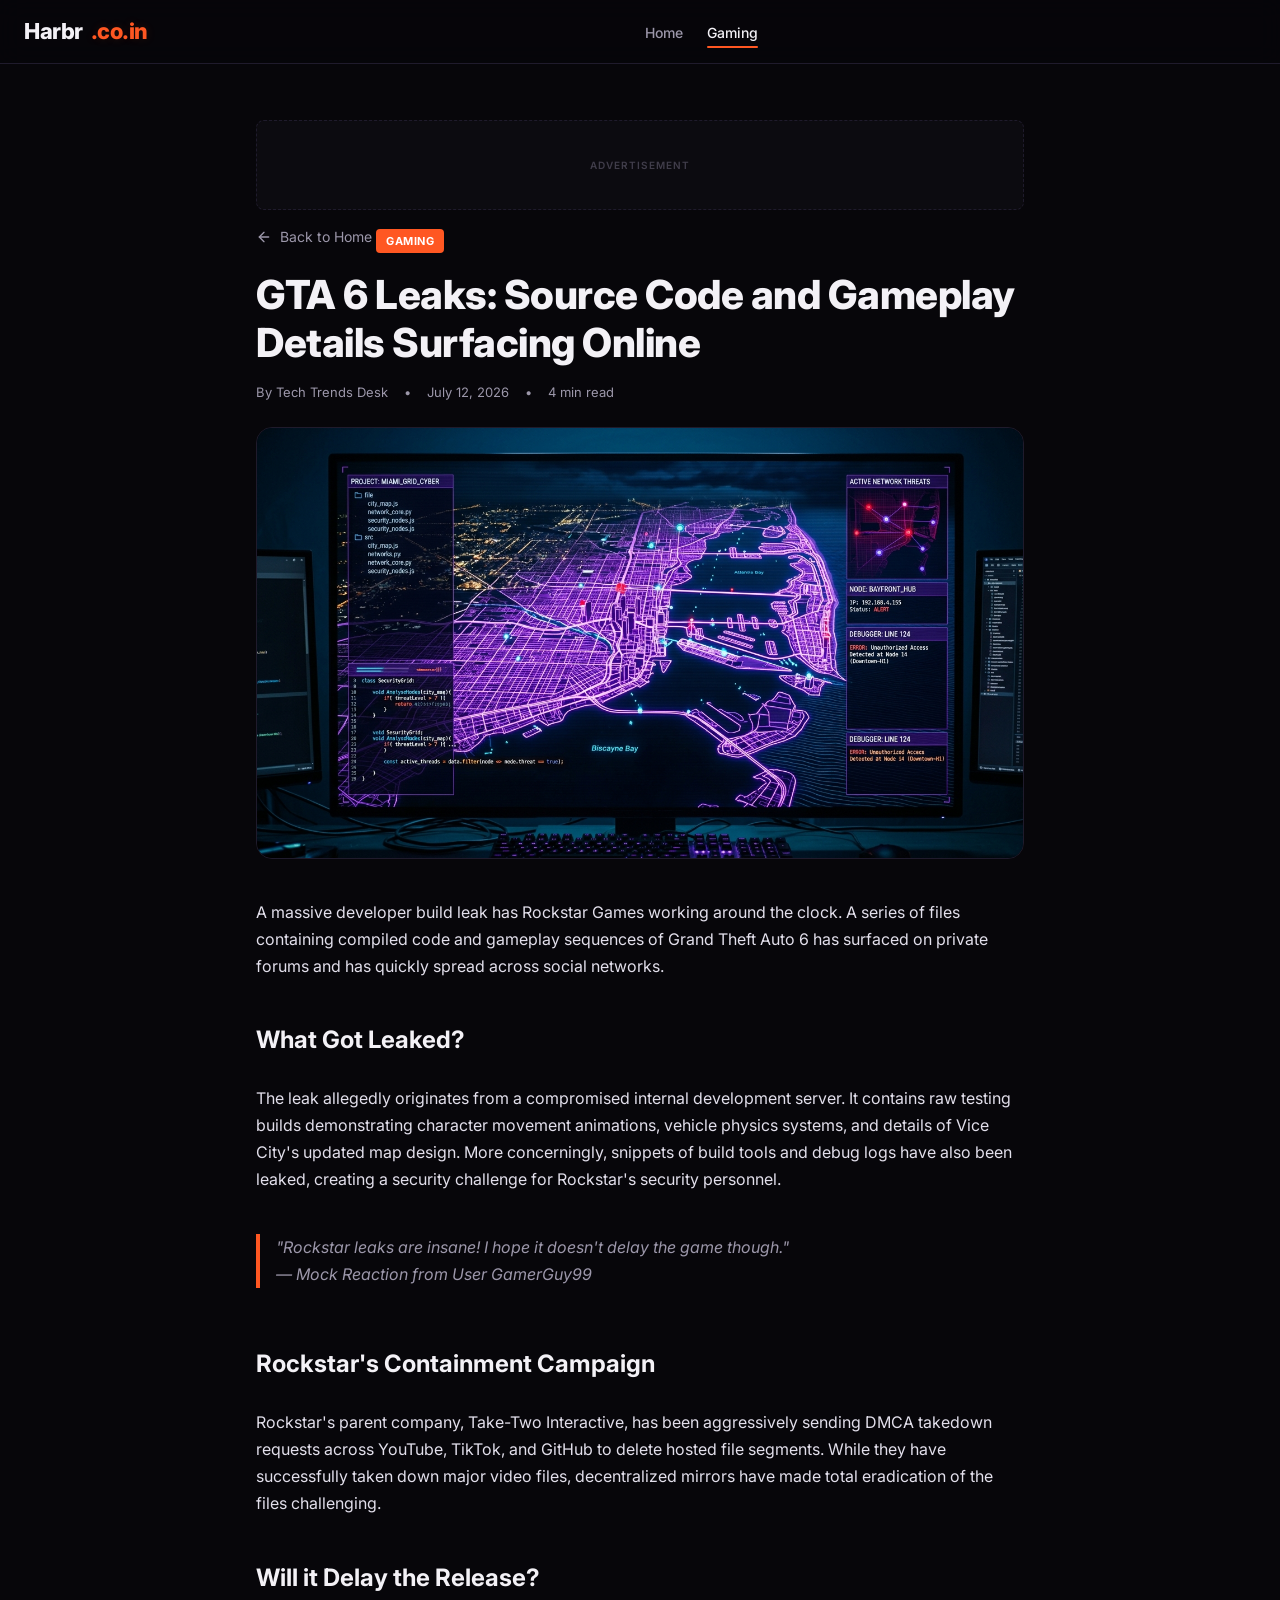
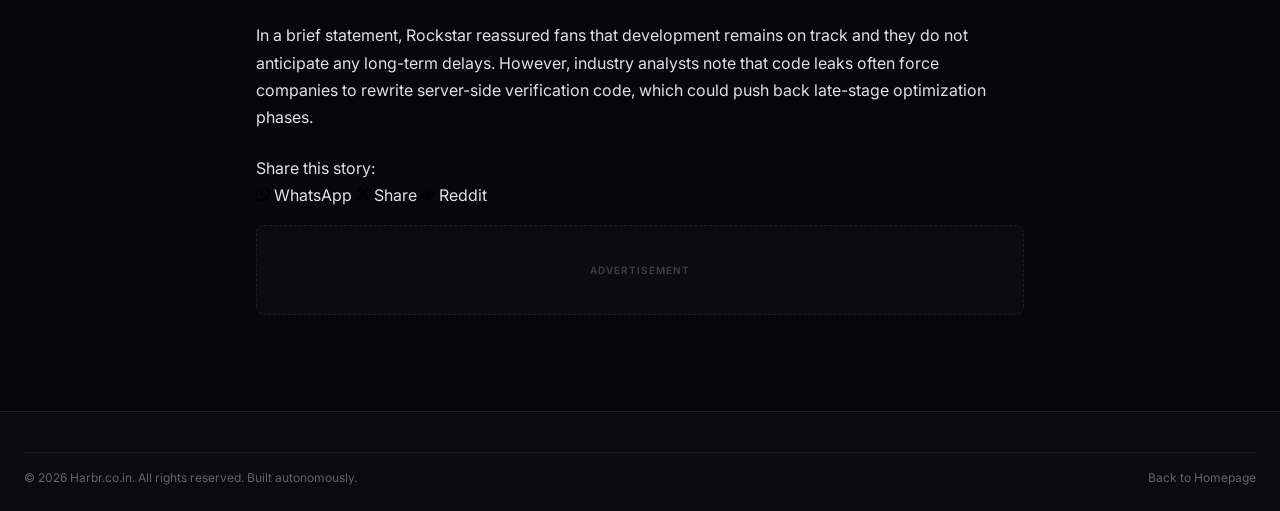
<file: gta-6-leaks.html>
<!DOCTYPE html>
<html lang="en">
<head>
    <meta charset="UTF-8">
    <meta name="viewport" content="width=device-width, initial-scale=1.0">
    <title>GTA 6 Leaks: Source Code and Gameplay Details Surfacing Online — Harbr</title>
    <meta name="description" content="Read about the recent GTA 6 developer build leaks, source code exposure rumors, and Rockstar Games' response to the latest leaks.">
    <!-- OG Meta Injected Start -->
    <!-- Google AdSense (Optimized Lazy Load) -->
    <script>
    (function() {
        var adsenseLoaded = false;
        function loadAdSense() {
            if (adsenseLoaded) return;
            adsenseLoaded = true;
            var script = document.createElement('script');
            script.async = true;
            script.src = 'https://pagead2.googlesyndication.com/pagead/js/adsbygoogle.js?client=ca-pub-1650980062663955';
            script.crossOrigin = 'anonymous';
            document.head.appendChild(script);
        }
        window.addEventListener('scroll', loadAdSense, { passive: true });
        window.addEventListener('touchstart', loadAdSense, { passive: true });
        window.addEventListener('mousemove', loadAdSense, { passive: true });
        setTimeout(loadAdSense, 3500);
    })();
    </script>

    <!-- LCP Image Preload -->
    <link rel="preload" as="image" href="assets/gta-6-leaks.webp">

    <!-- Open Graph / Facebook -->
    <meta property="og:type" content="article">
    <meta property="og:url" content="https://harbr.co.in/gta-6-leaks.html">
    <meta property="og:title" content="GTA 6 Leaks: Source Code and Gameplay Details Surfacing Online">
    <meta property="og:description" content="Read about the recent GTA 6 developer build leaks, source code exposure rumors, and Rockstar Games' response to the latest leaks.">
    <meta property="og:image" content="https://harbr.co.in/assets/gta-6-leaks.webp">
    <meta property="article:published_time" content="2026-07-13">
    <meta property="article:section" content="Gaming">

    <!-- Twitter -->
    <meta name="twitter:card" content="summary_large_image">
    <meta name="twitter:url" content="https://harbr.co.in/gta-6-leaks.html">
    <meta name="twitter:title" content="GTA 6 Leaks: Source Code and Gameplay Details Surfacing Online">
    <meta name="twitter:description" content="Read about the recent GTA 6 developer build leaks, source code exposure rumors, and Rockstar Games' response to the latest leaks.">
    <meta name="twitter:image" content="https://harbr.co.in/assets/gta-6-leaks.webp">

    <!-- JSON-LD Schema -->
    <script type="application/ld+json">
    {
      "@context": "https://schema.org",
      "@type": "NewsArticle",
      "headline": "GTA 6 Leaks: Source Code and Gameplay Details Surfacing Online",
      "image": [
        "https://harbr.co.in/assets/gta-6-leaks.webp"
      ],
      "datePublished": "2026-07-13T08:00:00+05:30",
      "dateModified": "2026-07-13T08:00:00+05:30",
      "author": {
        "@type": "Person",
        "name": "Harbr Editorial Desk",
        "url": "https://harbr.co.in/"
      },
      "publisher": {
        "@type": "Organization",
        "name": "Harbr",
        "logo": {
          "@type": "ImageObject",
          "url": "https://harbr.co.in/assets/suno-ai.webp"
        }
      },
      "description": "Read about the recent GTA 6 developer build leaks, source code exposure rumors, and Rockstar Games' response to the latest leaks."
    }
    </script>
    <!-- OG Meta Injected End -->
    <!-- Google Fonts Inter -->
    <link rel="preconnect" href="https://fonts.googleapis.com">
    <link rel="preconnect" href="https://fonts.gstatic.com" crossorigin>
    <link href="https://fonts.googleapis.com/css2?family=Inter:wght@300;400;500;600;700;800&display=swap" rel="stylesheet">
    <link rel="stylesheet" href="index.css">
</head>
<body>
    <div class="app-shell">
        <!-- HEADER -->
        <header class="main-header">
            <div class="nav-container">
                <a href="index.html" class="logo">
                    Harbr<span class="logo-accent">.co.in</span>
                </a>
                <nav class="nav-links-wrap">
                    <ul class="nav-links">
                        <li><a href="index.html">Home</a></li>
                        <li><a href="index.html" class="active">Gaming</a></li>
                    </ul>
                </nav>
                <div class="header-actions">
                    <button class="menu-toggle" id="mobile-menu-btn" aria-label="Toggle mobile menu">
                        <svg width="18" height="18" viewBox="0 0 24 24" fill="none" stroke="currentColor" stroke-width="2" stroke-linecap="round" stroke-linejoin="round"><line x1="3" y1="12" x2="21" y2="12"></line><line x1="3" y1="6" x2="21" y2="6"></line><line x1="3" y1="18" x2="21" y2="18"></line></svg>
                    </button>
                </div>
            </div>
        </header>

        <!-- ARTICLE MAIN BODY -->
        <main class="article-detail-wrap">
            <!-- Ad Slot Above Content -->
            <div class="ad-slot"></div>

            <article class="article-content">
                <header class="article-header">
                    <a href="index.html" class="article-back-link">
                        <svg width="16" height="16" viewBox="0 0 24 24" fill="none" stroke="currentColor" stroke-width="2" stroke-linecap="round" stroke-linejoin="round"><line x1="19" y1="12" x2="5" y2="12"></line><polyline points="12 19 5 12 12 5"></polyline></svg>
                        Back to Home
                    </a>
                    <span class="card-tag">Gaming</span>
                    <h1 class="article-headline">GTA 6 Leaks: Source Code and Gameplay Details Surfacing Online</h1>
                    <div class="featured-meta">
                        <span>By Tech Trends Desk</span>
                        <span>&bull;</span>
                        <span>July 12, 2026</span>
                        <span>&bull;</span>
                        <span>4 min read</span>
                    </div>
                </header>

                <div class="article-banner">
                    <img src="assets/gta-6-leaks.webp" alt="GTA 6 leaks outline concept visual">
                </div>

                <div class="article-body">
                    <p>
                        A massive developer build leak has Rockstar Games working around the clock. 
                        A series of files containing compiled code and gameplay sequences of Grand Theft Auto 6 
                        has surfaced on private forums and has quickly spread across social networks.
                    </p>

                    <h2>What Got Leaked?</h2>
                    <p>
                        The leak allegedly originates from a compromised internal development server. 
                        It contains raw testing builds demonstrating character movement animations, vehicle physics systems, 
                        and details of Vice City's updated map design. More concerningly, snippets of build tools and debug 
                        logs have also been leaked, creating a security challenge for Rockstar's security personnel.
                    </p>

                    <blockquote>
                        "Rockstar leaks are insane! I hope it doesn't delay the game though."
                        <br>— Mock Reaction from User GamerGuy99
                    </blockquote>

                    <h2>Rockstar's Containment Campaign</h2>
                    <p>
                        Rockstar's parent company, Take-Two Interactive, has been aggressively sending DMCA takedown requests 
                        across YouTube, TikTok, and GitHub to delete hosted file segments. While they have successfully taken 
                        down major video files, decentralized mirrors have made total eradication of the files challenging.
                    </p>

                    <h2>Will it Delay the Release?</h2>
                    <p>
                        In a brief statement, Rockstar reassured fans that development remains on track and they do not 
                        anticipate any long-term delays. However, industry analysts note that code leaks often force 
                        companies to rewrite server-side verification code, which could push back late-stage optimization phases.
                    </p>
            <!-- Social Share Injected Start -->
            <div class="social-share-wrap">
                <span class="share-title">Share this story:</span>
                <div class="share-buttons">
                    <a href="https://api.whatsapp.com/send?text=Check%20this%20out:%20GTA 6 Leaks: Source Code and Gameplay Details Surfacing Online%20https://harbr.co.in/gta-6-leaks.html" target="_blank" class="share-btn whatsapp" aria-label="Share on WhatsApp">
                        <svg width="14" height="14" viewBox="0 0 24 24"><path d="M.057 24l1.687-6.163c-1.041-1.804-1.588-3.849-1.587-5.946C.06 5.348 5.397.01 12.008.01c3.202.001 6.212 1.246 8.477 3.514 2.266 2.268 3.507 5.28 3.505 8.484-.004 6.657-5.34 11.997-11.953 11.997-2.005-.001-3.973-.502-5.724-1.457L0 24zm6.59-4.846c1.6.95 3.188 1.449 4.825 1.451 5.436 0 9.86-4.42 9.864-9.864.002-2.637-1.03-5.114-2.906-6.99C16.657 1.875 14.18 1.84 11.55 1.84c-5.436 0-9.86 4.42-9.864 9.864-.001 1.73.488 3.415 1.417 4.887L2.098 21.8l5.349-1.401zM18.06 14.7c-.3-.15-1.785-.88-2.067-.98-.28-.1-.49-.15-.69.15-.2.3-.78 1-.96 1.21-.18.21-.36.24-.66.09-1.1-.55-1.9-1.1-2.65-2.4-.2-.35-.2-.7.1-.98.27-.27.6-.7.9-.9.1-.15.15-.27.2-.45.05-.18-.02-.34-.1-.49-.07-.15-.69-1.66-.95-2.28-.25-.6-.5-.5-.69-.5-.18-.01-.4-.01-.61-.01-.21 0-.55.08-.84.4-.3.32-1.14 1.12-1.14 2.73s1.17 3.17 1.33 3.39c.16.21 2.3 3.52 5.58 4.93.78.33 1.39.53 1.86.68.78.25 1.5.21 2.06.13.62-.09 1.78-.73 2.03-1.43.25-.7.25-1.3.18-1.43-.07-.12-.27-.2-.58-.35z"/></svg>
                        WhatsApp
                    </a>
                    <a href="https://twitter.com/intent/tweet?text=GTA 6 Leaks: Source Code and Gameplay Details Surfacing Online&url=https://harbr.co.in/gta-6-leaks.html" target="_blank" class="share-btn twitter" aria-label="Share on X">
                        <svg width="14" height="14" viewBox="0 0 24 24"><path d="M18.244 2.25h3.308l-7.227 8.26 8.502 11.24H16.17l-5.214-6.817L4.99 21.75H1.68l7.73-8.835L1.254 2.25H8.08l4.713 6.231zm-1.161 17.52h1.833L7.084 4.126H5.117z"/></svg>
                        Share
                    </a>
                    <a href="https://www.reddit.com/submit?url=https://harbr.co.in/gta-6-leaks.html&title=GTA 6 Leaks: Source Code and Gameplay Details Surfacing Online" target="_blank" class="share-btn reddit" aria-label="Share on Reddit">
                        <svg width="14" height="14" viewBox="0 0 24 24"><path d="M24 11.5c0-1.65-1.35-3-3-3-.96 0-1.86.48-2.42 1.24-1.64-1-3.85-1.64-6.29-1.72l1.35-4.24 3.71.79c.05.89.79 1.6 1.7 1.6 1.02 0 1.85-.83 1.85-1.85S20.15 2.5 19.13 2.5c-.83 0-1.54.55-1.77 1.29l-4.07-.87c-.3-.06-.59.12-.68.4l-1.61 5.07c-2.52.04-4.8.68-6.49 1.71C3.96 9.35 3.05 8.87 2.07 8.87c-1.65 0-3 1.35-3 3 0 1.12.63 2.1 1.56 2.6-.1.35-.15.71-.15 1.08 0 3.79 4.39 6.88 9.77 6.88s9.77-3.09 9.77-6.88c0-.37-.05-.73-.15-1.08.92-.5 1.55-1.48 1.55-2.6zm-18.86 3c0-1 .81-1.81 1.81-1.81.99 0 1.81.81 1.81 1.81 0 1-.82 1.81-1.81 1.81-.99-.01-1.81-.82-1.81-1.81zm11.16 3.63c-1.79 1.79-5.18 1.79-6.97 0-.19-.19-.19-.51 0-.7.19-.19.51-.19.7 0 1.41 1.41 4.14 1.41 5.56 0 .19-.19.51-.19.7 0 .2.19.2.51-.01.7zm-.11-1.82c-.99 0-1.81-.81-1.81-1.81 0-1 .81-1.81 1.81-1.81.99 0 1.81.81 1.81 1.81 0 1-.82 1.81-1.81 1.81z"/></svg>
                        Reddit
                    </a>
                </div>
            </div>
            <!-- Social Share Injected End -->
</div>
            </article>

            <!-- Ad Slot Below Content -->
            <div class="ad-slot"></div>
        </main>

        <!-- FOOTER -->
        <footer class="main-footer">
            <div class="footer-container">
                <div class="footer-bottom">
                    <span>&copy; 2026 Harbr.co.in. All rights reserved. Built autonomously.</span>
                    <a href="index.html">Back to Homepage</a>
                </div>
            </div>
        </footer>

        <!-- MOBILE NAVIGATION DRAWER -->
        <div class="mobile-drawer" id="mobile-drawer">
            <div class="drawer-backdrop" id="drawer-backdrop"></div>
            <div class="drawer-content">
                <div class="drawer-header">
                    <a href="index.html" class="logo">
                        Harbr<span class="logo-accent">.co.in</span>
                    </a>
                    <button class="drawer-close" id="drawer-close-btn" aria-label="Close mobile menu">
                        <svg width="24" height="24" viewBox="0 0 24 24" fill="none" stroke="currentColor" stroke-width="2" stroke-linecap="round" stroke-linejoin="round"><line x1="18" y1="6" x2="6" y2="18"></line><line x1="6" y1="6" x2="18" y2="18"></line></svg>
                    </button>
                </div>
                <div class="drawer-body">
                    <ul class="drawer-links">
                        <li><a href="index.html">Home</a></li>
                        <li><a href="index.html" class="active">Gaming</a></li>
                    </ul>
                    <!-- Ad Slot inside drawer -->
                    <div class="ad-slot"></div>
                </div>
            </div>
        </div>
    </div>

    <!-- Script connection -->
    <script src="index.js" defer></script>
</body>
</html>
</file>
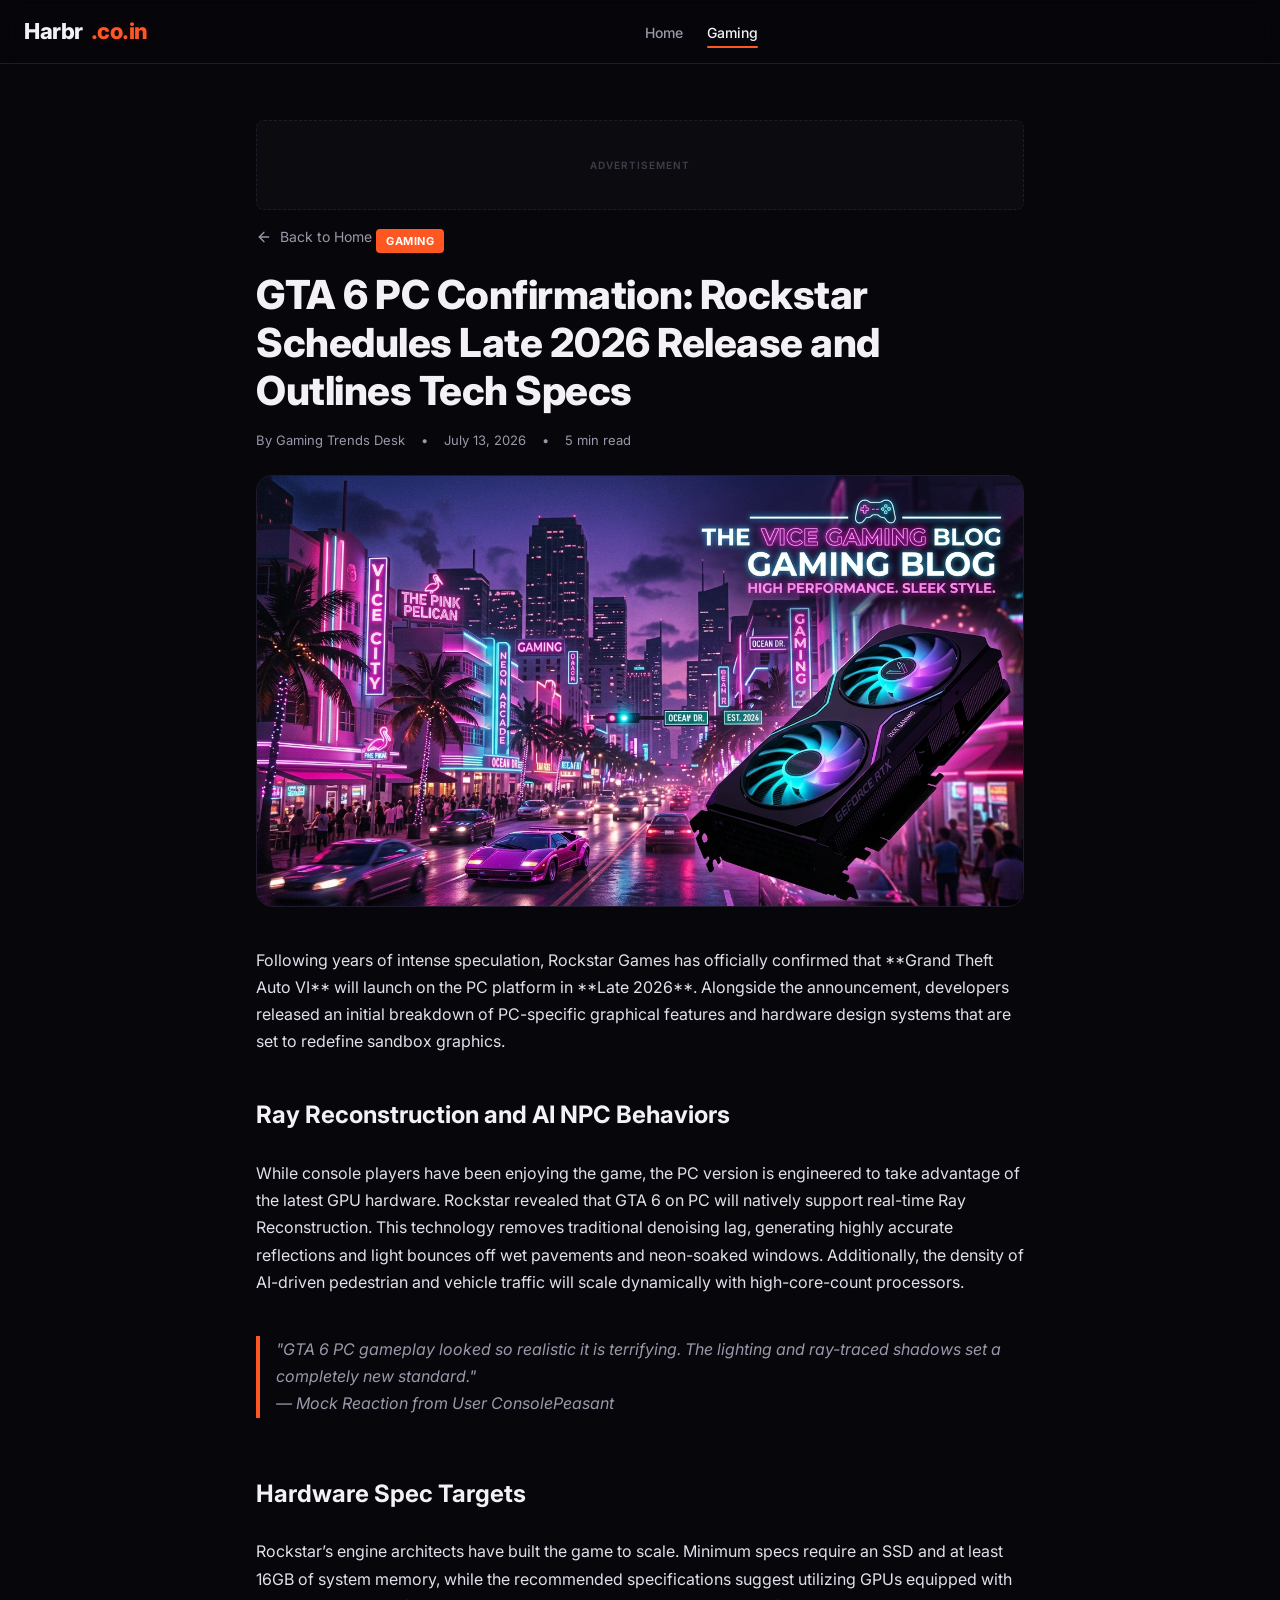
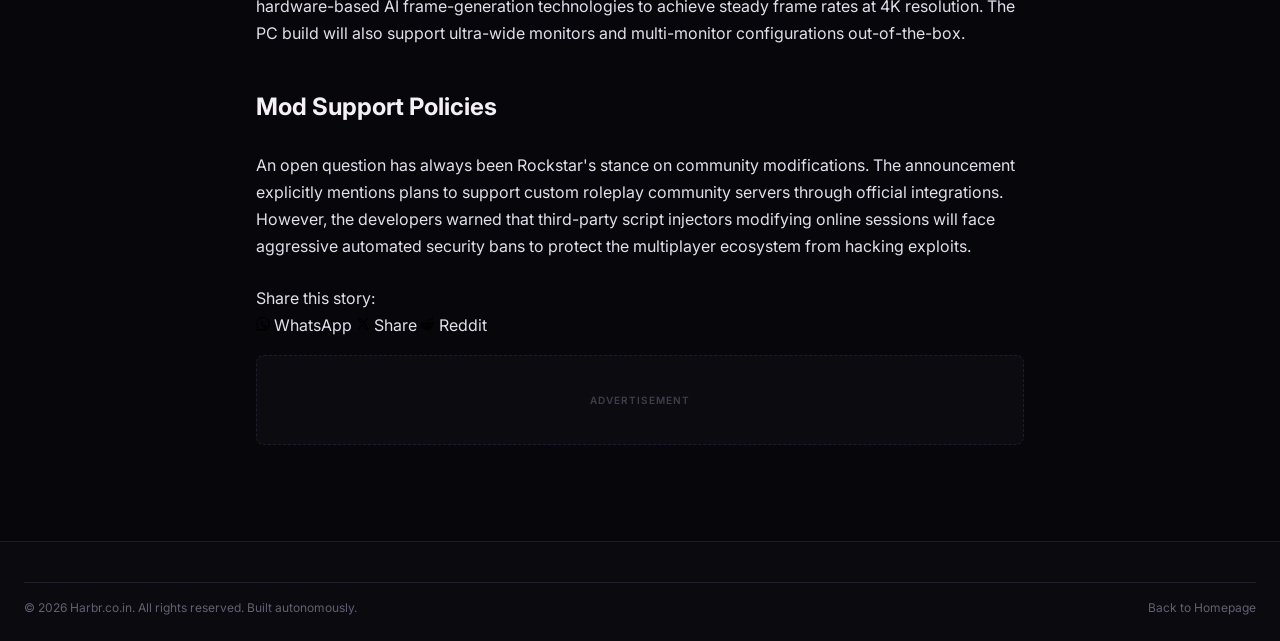
<file: gta-6-pc-release.html>
<!DOCTYPE html>
<html lang="en">
<head>
    <meta charset="UTF-8">
    <meta name="viewport" content="width=device-width, initial-scale=1.0">
    <title>GTA 6 PC Confirmation: Rockstar Schedules Late 2026 Release — Harbr</title>
    <meta name="description" content="Rockstar Games officially confirms the GTA 6 PC release window for late 2026, introducing advanced ray reconstruction and AI-driven systems.">
    <!-- OG Meta Injected Start -->
    <!-- Google AdSense (Optimized Lazy Load) -->
    <script>
    (function() {
        var adsenseLoaded = false;
        function loadAdSense() {
            if (adsenseLoaded) return;
            adsenseLoaded = true;
            var script = document.createElement('script');
            script.async = true;
            script.src = 'https://pagead2.googlesyndication.com/pagead/js/adsbygoogle.js?client=ca-pub-1650980062663955';
            script.crossOrigin = 'anonymous';
            document.head.appendChild(script);
        }
        window.addEventListener('scroll', loadAdSense, { passive: true });
        window.addEventListener('touchstart', loadAdSense, { passive: true });
        window.addEventListener('mousemove', loadAdSense, { passive: true });
        setTimeout(loadAdSense, 3500);
    })();
    </script>

    <!-- LCP Image Preload -->
    <link rel="preload" as="image" href="assets/gta-6-pc.jpg">

    <!-- Open Graph / Facebook -->
    <meta property="og:type" content="article">
    <meta property="og:url" content="https://harbr.co.in/gta-6-pc-release.html">
    <meta property="og:title" content="GTA 6 PC Confirmation: Rockstar Schedules Late 2026 Release">
    <meta property="og:description" content="Rockstar Games officially confirms the GTA 6 PC release window for late 2026, introducing advanced ray reconstruction and AI-driven systems.">
    <meta property="og:image" content="https://harbr.co.in/assets/gta-6-pc.jpg">
    <meta property="article:published_time" content="2026-07-13">
    <meta property="article:section" content="Gaming">

    <!-- Twitter -->
    <meta name="twitter:card" content="summary_large_image">
    <meta name="twitter:url" content="https://harbr.co.in/gta-6-pc-release.html">
    <meta name="twitter:title" content="GTA 6 PC Confirmation: Rockstar Schedules Late 2026 Release">
    <meta name="twitter:description" content="Rockstar Games officially confirms the GTA 6 PC release window for late 2026, introducing advanced ray reconstruction and AI-driven systems.">
    <meta name="twitter:image" content="https://harbr.co.in/assets/gta-6-pc.jpg">

    <!-- JSON-LD Schema -->
    <script type="application/ld+json">
    {
      "@context": "https://schema.org",
      "@type": "NewsArticle",
      "headline": "GTA 6 PC Confirmation: Rockstar Schedules Late 2026 Release",
      "image": [
        "https://harbr.co.in/assets/gta-6-pc.jpg"
      ],
      "datePublished": "2026-07-13T08:00:00+05:30",
      "dateModified": "2026-07-13T08:00:00+05:30",
      "author": {
        "@type": "Person",
        "name": "Harbr Editorial Desk",
        "url": "https://harbr.co.in/"
      },
      "publisher": {
        "@type": "Organization",
        "name": "Harbr",
        "logo": {
          "@type": "ImageObject",
          "url": "https://harbr.co.in/assets/suno-ai.webp"
        }
      },
      "description": "Rockstar Games officially confirms the GTA 6 PC release window for late 2026, introducing advanced ray reconstruction and AI-driven systems."
    }
    </script>
    <!-- OG Meta Injected End -->
    <!-- Google Fonts Inter -->
    <link rel="preconnect" href="https://fonts.googleapis.com">
    <link rel="preconnect" href="https://fonts.gstatic.com" crossorigin>
    <link href="https://fonts.googleapis.com/css2?family=Inter:wght@300;400;500;600;700;800&display=swap" rel="stylesheet">
    <link rel="stylesheet" href="index.css">
</head>
<body>
    <div class="app-shell">
        <!-- HEADER -->
        <header class="main-header">
            <div class="nav-container">
                <a href="index.html" class="logo">
                    Harbr<span class="logo-accent">.co.in</span>
                </a>
                <nav class="nav-links-wrap">
                    <ul class="nav-links">
                        <li><a href="index.html">Home</a></li>
                        <li><a href="index.html" class="active">Gaming</a></li>
                    </ul>
                </nav>
                <div class="header-actions">
                    <button class="menu-toggle" id="mobile-menu-btn" aria-label="Toggle mobile menu">
                        <svg width="18" height="18" viewBox="0 0 24 24" fill="none" stroke="currentColor" stroke-width="2" stroke-linecap="round" stroke-linejoin="round"><line x1="3" y1="12" x2="21" y2="12"></line><line x1="3" y1="6" x2="21" y2="6"></line><line x1="3" y1="18" x2="21" y2="18"></line></svg>
                    </button>
                </div>
            </div>
        </header>

        <!-- ARTICLE MAIN BODY -->
        <main class="article-detail-wrap">
            <!-- Ad Slot Above Content -->
            <div class="ad-slot"></div>

            <article class="article-content">
                <header class="article-header">
                    <a href="index.html" class="article-back-link">
                        <svg width="16" height="16" viewBox="0 0 24 24" fill="none" stroke="currentColor" stroke-width="2" stroke-linecap="round" stroke-linejoin="round"><line x1="19" y1="12" x2="5" y2="12"></line><polyline points="12 19 5 12 12 5"></polyline></svg>
                        Back to Home
                    </a>
                    <span class="card-tag">Gaming</span>
                    <h1 class="article-headline">GTA 6 PC Confirmation: Rockstar Schedules Late 2026 Release and Outlines Tech Specs</h1>
                    <div class="featured-meta">
                        <span>By Gaming Trends Desk</span>
                        <span>&bull;</span>
                        <span>July 13, 2026</span>
                        <span>&bull;</span>
                        <span>5 min read</span>
                    </div>
                </header>

                <div class="article-banner">
                    <img src="assets/gta-6-pc.jpg" alt="GTA 6 PC Release concept graphic">
                </div>

                <div class="article-body">
                    <p>
                        Following years of intense speculation, Rockstar Games has officially confirmed that **Grand Theft Auto VI** will launch 
                        on the PC platform in **Late 2026**. Alongside the announcement, developers released an initial breakdown of PC-specific 
                        graphical features and hardware design systems that are set to redefine sandbox graphics.
                    </p>

                    <h2>Ray Reconstruction and AI NPC Behaviors</h2>
                    <p>
                        While console players have been enjoying the game, the PC version is engineered to take advantage of the latest GPU hardware. 
                        Rockstar revealed that GTA 6 on PC will natively support real-time Ray Reconstruction. This technology removes traditional 
                        denoising lag, generating highly accurate reflections and light bounces off wet pavements and neon-soaked windows. 
                        Additionally, the density of AI-driven pedestrian and vehicle traffic will scale dynamically with high-core-count processors.
                    </p>

                    <blockquote>
                        "GTA 6 PC gameplay looked so realistic it is terrifying. The lighting and ray-traced shadows set a completely new standard."
                        <br>— Mock Reaction from User ConsolePeasant
                    </blockquote>

                    <h2>Hardware Spec Targets</h2>
                    <p>
                        Rockstar’s engine architects have built the game to scale. Minimum specs require an SSD and at least 16GB of system memory, 
                        while the recommended specifications suggest utilizing GPUs equipped with hardware-based AI frame-generation technologies 
                        to achieve steady frame rates at 4K resolution. The PC build will also support ultra-wide monitors and multi-monitor 
                        configurations out-of-the-box.
                    </p>

                    <h2>Mod Support Policies</h2>
                    <p>
                        An open question has always been Rockstar's stance on community modifications. The announcement explicitly mentions 
                        plans to support custom roleplay community servers through official integrations. However, the developers warned that 
                        third-party script injectors modifying online sessions will face aggressive automated security bans to protect the 
                        multiplayer ecosystem from hacking exploits.
                    </p>
            <!-- Social Share Injected Start -->
            <div class="social-share-wrap">
                <span class="share-title">Share this story:</span>
                <div class="share-buttons">
                    <a href="https://api.whatsapp.com/send?text=Check%20this%20out:%20GTA 6 PC Confirmation: Rockstar Schedules Late 2026 Release%20https://harbr.co.in/gta-6-pc-release.html" target="_blank" class="share-btn whatsapp" aria-label="Share on WhatsApp">
                        <svg width="14" height="14" viewBox="0 0 24 24"><path d="M.057 24l1.687-6.163c-1.041-1.804-1.588-3.849-1.587-5.946C.06 5.348 5.397.01 12.008.01c3.202.001 6.212 1.246 8.477 3.514 2.266 2.268 3.507 5.28 3.505 8.484-.004 6.657-5.34 11.997-11.953 11.997-2.005-.001-3.973-.502-5.724-1.457L0 24zm6.59-4.846c1.6.95 3.188 1.449 4.825 1.451 5.436 0 9.86-4.42 9.864-9.864.002-2.637-1.03-5.114-2.906-6.99C16.657 1.875 14.18 1.84 11.55 1.84c-5.436 0-9.86 4.42-9.864 9.864-.001 1.73.488 3.415 1.417 4.887L2.098 21.8l5.349-1.401zM18.06 14.7c-.3-.15-1.785-.88-2.067-.98-.28-.1-.49-.15-.69.15-.2.3-.78 1-.96 1.21-.18.21-.36.24-.66.09-1.1-.55-1.9-1.1-2.65-2.4-.2-.35-.2-.7.1-.98.27-.27.6-.7.9-.9.1-.15.15-.27.2-.45.05-.18-.02-.34-.1-.49-.07-.15-.69-1.66-.95-2.28-.25-.6-.5-.5-.69-.5-.18-.01-.4-.01-.61-.01-.21 0-.55.08-.84.4-.3.32-1.14 1.12-1.14 2.73s1.17 3.17 1.33 3.39c.16.21 2.3 3.52 5.58 4.93.78.33 1.39.53 1.86.68.78.25 1.5.21 2.06.13.62-.09 1.78-.73 2.03-1.43.25-.7.25-1.3.18-1.43-.07-.12-.27-.2-.58-.35z"/></svg>
                        WhatsApp
                    </a>
                    <a href="https://twitter.com/intent/tweet?text=GTA 6 PC Confirmation: Rockstar Schedules Late 2026 Release&url=https://harbr.co.in/gta-6-pc-release.html" target="_blank" class="share-btn twitter" aria-label="Share on X">
                        <svg width="14" height="14" viewBox="0 0 24 24"><path d="M18.244 2.25h3.308l-7.227 8.26 8.502 11.24H16.17l-5.214-6.817L4.99 21.75H1.68l7.73-8.835L1.254 2.25H8.08l4.713 6.231zm-1.161 17.52h1.833L7.084 4.126H5.117z"/></svg>
                        Share
                    </a>
                    <a href="https://www.reddit.com/submit?url=https://harbr.co.in/gta-6-pc-release.html&title=GTA 6 PC Confirmation: Rockstar Schedules Late 2026 Release" target="_blank" class="share-btn reddit" aria-label="Share on Reddit">
                        <svg width="14" height="14" viewBox="0 0 24 24"><path d="M24 11.5c0-1.65-1.35-3-3-3-.96 0-1.86.48-2.42 1.24-1.64-1-3.85-1.64-6.29-1.72l1.35-4.24 3.71.79c.05.89.79 1.6 1.7 1.6 1.02 0 1.85-.83 1.85-1.85S20.15 2.5 19.13 2.5c-.83 0-1.54.55-1.77 1.29l-4.07-.87c-.3-.06-.59.12-.68.4l-1.61 5.07c-2.52.04-4.8.68-6.49 1.71C3.96 9.35 3.05 8.87 2.07 8.87c-1.65 0-3 1.35-3 3 0 1.12.63 2.1 1.56 2.6-.1.35-.15.71-.15 1.08 0 3.79 4.39 6.88 9.77 6.88s9.77-3.09 9.77-6.88c0-.37-.05-.73-.15-1.08.92-.5 1.55-1.48 1.55-2.6zm-18.86 3c0-1 .81-1.81 1.81-1.81.99 0 1.81.81 1.81 1.81 0 1-.82 1.81-1.81 1.81-.99-.01-1.81-.82-1.81-1.81zm11.16 3.63c-1.79 1.79-5.18 1.79-6.97 0-.19-.19-.19-.51 0-.7.19-.19.51-.19.7 0 1.41 1.41 4.14 1.41 5.56 0 .19-.19.51-.19.7 0 .2.19.2.51-.01.7zm-.11-1.82c-.99 0-1.81-.81-1.81-1.81 0-1 .81-1.81 1.81-1.81.99 0 1.81.81 1.81 1.81 0 1-.82 1.81-1.81 1.81z"/></svg>
                        Reddit
                    </a>
                </div>
            </div>
            <!-- Social Share Injected End -->
</div>
            </article>

            <!-- Ad Slot Below Content -->
            <div class="ad-slot"></div>
        </main>

        <!-- FOOTER -->
        <footer class="main-footer">
            <div class="footer-container">
                <div class="footer-bottom">
                    <span>&copy; 2026 Harbr.co.in. All rights reserved. Built autonomously.</span>
                    <a href="index.html">Back to Homepage</a>
                </div>
            </div>
        </footer>

        <!-- MOBILE NAVIGATION DRAWER -->
        <div class="mobile-drawer" id="mobile-drawer">
            <div class="drawer-backdrop" id="drawer-backdrop"></div>
            <div class="drawer-content">
                <div class="drawer-header">
                    <a href="index.html" class="logo">
                        Harbr<span class="logo-accent">.co.in</span>
                    </a>
                    <button class="drawer-close" id="drawer-close-btn" aria-label="Close mobile menu">
                        <svg width="24" height="24" viewBox="0 0 24 24" fill="none" stroke="currentColor" stroke-width="2" stroke-linecap="round" stroke-linejoin="round"><line x1="18" y1="6" x2="6" y2="18"></line><line x1="6" y1="6" x2="18" y2="18"></line></svg>
                    </button>
                </div>
                <div class="drawer-body">
                    <ul class="drawer-links">
                        <li><a href="index.html">Home</a></li>
                        <li><a href="index.html" class="active">Gaming</a></li>
                    </ul>
                    <!-- Ad Slot inside drawer -->
                    <div class="ad-slot"></div>
                </div>
            </div>
        </div>
    </div>

    <!-- Script connection -->
    <script src="index.js" defer></script>
</body>
</html>
</file>
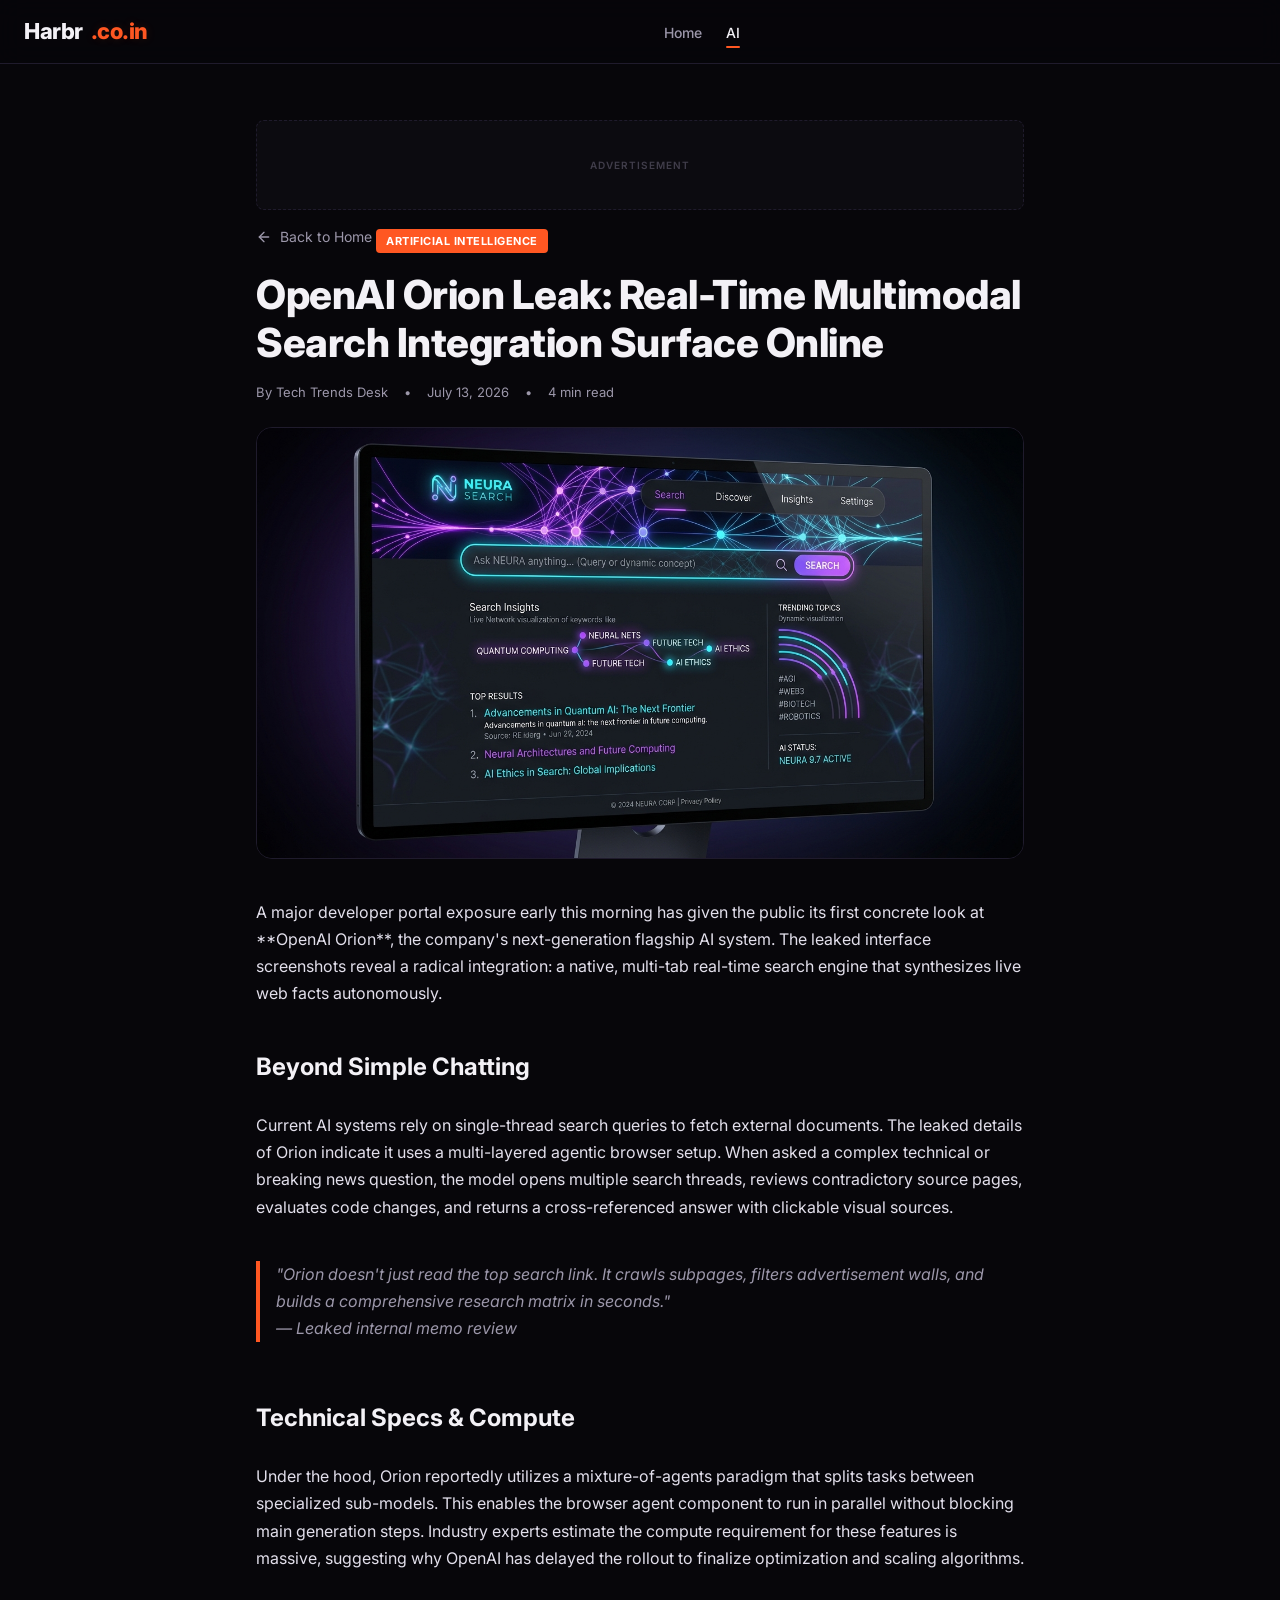
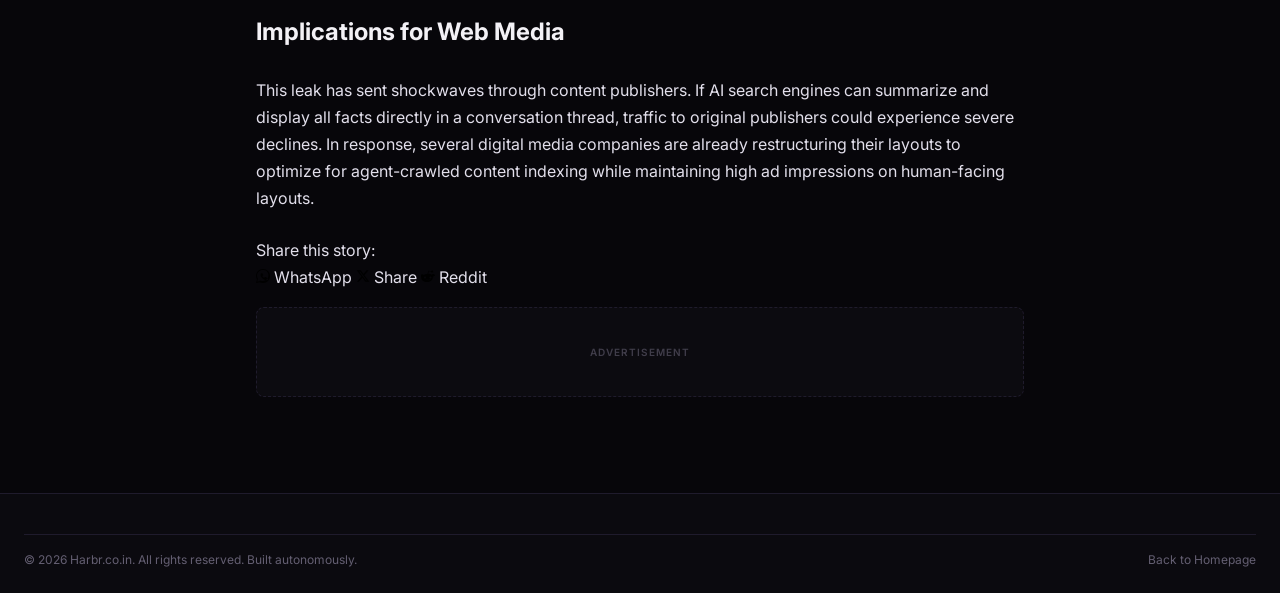
<file: openai-orion-leak.html>
<!DOCTYPE html>
<html lang="en">
<head>
    <meta charset="UTF-8">
    <meta name="viewport" content="width=device-width, initial-scale=1.0">
    <title>OpenAI Orion Leak: Real-Time Multimodal Search Integration — Harbr</title>
    <meta name="description" content="Leaked screenshots of OpenAI's upcoming model Orion reveal native, multi-tab real-time search synthesis and autonomous browsing features.">
    <!-- OG Meta Injected Start -->
    <!-- Google AdSense (Optimized Lazy Load) -->
    <script>
    (function() {
        var adsenseLoaded = false;
        function loadAdSense() {
            if (adsenseLoaded) return;
            adsenseLoaded = true;
            var script = document.createElement('script');
            script.async = true;
            script.src = 'https://pagead2.googlesyndication.com/pagead/js/adsbygoogle.js?client=ca-pub-1650980062663955';
            script.crossOrigin = 'anonymous';
            document.head.appendChild(script);
        }
        window.addEventListener('scroll', loadAdSense, { passive: true });
        window.addEventListener('touchstart', loadAdSense, { passive: true });
        window.addEventListener('mousemove', loadAdSense, { passive: true });
        setTimeout(loadAdSense, 3500);
    })();
    </script>

    <!-- LCP Image Preload -->
    <link rel="preload" as="image" href="assets/openai-orion.jpg">

    <!-- Open Graph / Facebook -->
    <meta property="og:type" content="article">
    <meta property="og:url" content="https://harbr.co.in/openai-orion-leak.html">
    <meta property="og:title" content="OpenAI Orion Leak: Real-Time Multimodal Search Integration">
    <meta property="og:description" content="Leaked screenshots of OpenAI's upcoming model Orion reveal native, multi-tab real-time search synthesis and autonomous browsing features.">
    <meta property="og:image" content="https://harbr.co.in/assets/openai-orion.jpg">
    <meta property="article:published_time" content="2026-07-13">
    <meta property="article:section" content="Artificial Intelligence">

    <!-- Twitter -->
    <meta name="twitter:card" content="summary_large_image">
    <meta name="twitter:url" content="https://harbr.co.in/openai-orion-leak.html">
    <meta name="twitter:title" content="OpenAI Orion Leak: Real-Time Multimodal Search Integration">
    <meta name="twitter:description" content="Leaked screenshots of OpenAI's upcoming model Orion reveal native, multi-tab real-time search synthesis and autonomous browsing features.">
    <meta name="twitter:image" content="https://harbr.co.in/assets/openai-orion.jpg">

    <!-- JSON-LD Schema -->
    <script type="application/ld+json">
    {
      "@context": "https://schema.org",
      "@type": "NewsArticle",
      "headline": "OpenAI Orion Leak: Real-Time Multimodal Search Integration",
      "image": [
        "https://harbr.co.in/assets/openai-orion.jpg"
      ],
      "datePublished": "2026-07-13T08:00:00+05:30",
      "dateModified": "2026-07-13T08:00:00+05:30",
      "author": {
        "@type": "Person",
        "name": "Harbr Editorial Desk",
        "url": "https://harbr.co.in/"
      },
      "publisher": {
        "@type": "Organization",
        "name": "Harbr",
        "logo": {
          "@type": "ImageObject",
          "url": "https://harbr.co.in/assets/suno-ai.webp"
        }
      },
      "description": "Leaked screenshots of OpenAI's upcoming model Orion reveal native, multi-tab real-time search synthesis and autonomous browsing features."
    }
    </script>
    <!-- OG Meta Injected End -->
    <!-- Google Fonts Inter -->
    <link rel="preconnect" href="https://fonts.googleapis.com">
    <link rel="preconnect" href="https://fonts.gstatic.com" crossorigin>
    <link href="https://fonts.googleapis.com/css2?family=Inter:wght@300;400;500;600;700;800&display=swap" rel="stylesheet">
    <link rel="stylesheet" href="index.css">
</head>
<body>
    <div class="app-shell">
        <!-- HEADER -->
        <header class="main-header">
            <div class="nav-container">
                <a href="index.html" class="logo">
                    Harbr<span class="logo-accent">.co.in</span>
                </a>
                <nav class="nav-links-wrap">
                    <ul class="nav-links">
                        <li><a href="index.html">Home</a></li>
                        <li><a href="index.html" class="active">AI</a></li>
                    </ul>
                </nav>
                <div class="header-actions">
                    <button class="menu-toggle" id="mobile-menu-btn" aria-label="Toggle mobile menu">
                        <svg width="18" height="18" viewBox="0 0 24 24" fill="none" stroke="currentColor" stroke-width="2" stroke-linecap="round" stroke-linejoin="round"><line x1="3" y1="12" x2="21" y2="12"></line><line x1="3" y1="6" x2="21" y2="6"></line><line x1="3" y1="18" x2="21" y2="18"></line></svg>
                    </button>
                </div>
            </div>
        </header>

        <!-- ARTICLE MAIN BODY -->
        <main class="article-detail-wrap">
            <!-- Ad Slot Above Content -->
            <div class="ad-slot"></div>

            <article class="article-content">
                <header class="article-header">
                    <a href="index.html" class="article-back-link">
                        <svg width="16" height="16" viewBox="0 0 24 24" fill="none" stroke="currentColor" stroke-width="2" stroke-linecap="round" stroke-linejoin="round"><line x1="19" y1="12" x2="5" y2="12"></line><polyline points="12 19 5 12 12 5"></polyline></svg>
                        Back to Home
                    </a>
                    <span class="card-tag">Artificial Intelligence</span>
                    <h1 class="article-headline">OpenAI Orion Leak: Real-Time Multimodal Search Integration Surface Online</h1>
                    <div class="featured-meta">
                        <span>By Tech Trends Desk</span>
                        <span>&bull;</span>
                        <span>July 13, 2026</span>
                        <span>&bull;</span>
                        <span>4 min read</span>
                    </div>
                </header>

                <div class="article-banner">
                    <img src="assets/openai-orion.jpg" alt="OpenAI Orion AI Search interface concept">
                </div>

                <div class="article-body">
                    <p>
                        A major developer portal exposure early this morning has given the public its first concrete look at **OpenAI Orion**, 
                        the company's next-generation flagship AI system. The leaked interface screenshots reveal a radical integration: 
                        a native, multi-tab real-time search engine that synthesizes live web facts autonomously.
                    </p>

                    <h2>Beyond Simple Chatting</h2>
                    <p>
                        Current AI systems rely on single-thread search queries to fetch external documents. The leaked details of Orion 
                        indicate it uses a multi-layered agentic browser setup. When asked a complex technical or breaking news question, 
                        the model opens multiple search threads, reviews contradictory source pages, evaluates code changes, and returns 
                        a cross-referenced answer with clickable visual sources.
                    </p>

                    <blockquote>
                        "Orion doesn't just read the top search link. It crawls subpages, filters advertisement walls, and builds a comprehensive research matrix in seconds."
                        <br>— Leaked internal memo review
                    </blockquote>

                    <h2>Technical Specs & Compute</h2>
                    <p>
                        Under the hood, Orion reportedly utilizes a mixture-of-agents paradigm that splits tasks between specialized sub-models. 
                        This enables the browser agent component to run in parallel without blocking main generation steps. Industry experts 
                        estimate the compute requirement for these features is massive, suggesting why OpenAI has delayed the rollout 
                        to finalize optimization and scaling algorithms.
                    </p>

                    <h2>Implications for Web Media</h2>
                    <p>
                        This leak has sent shockwaves through content publishers. If AI search engines can summarize and display all facts 
                        directly in a conversation thread, traffic to original publishers could experience severe declines. In response, 
                        several digital media companies are already restructuring their layouts to optimize for agent-crawled content indexing 
                        while maintaining high ad impressions on human-facing layouts.
                    </p>
            <!-- Social Share Injected Start -->
            <div class="social-share-wrap">
                <span class="share-title">Share this story:</span>
                <div class="share-buttons">
                    <a href="https://api.whatsapp.com/send?text=Check%20this%20out:%20OpenAI Orion Leak: Real-Time Multimodal Search Integration%20https://harbr.co.in/openai-orion-leak.html" target="_blank" class="share-btn whatsapp" aria-label="Share on WhatsApp">
                        <svg width="14" height="14" viewBox="0 0 24 24"><path d="M.057 24l1.687-6.163c-1.041-1.804-1.588-3.849-1.587-5.946C.06 5.348 5.397.01 12.008.01c3.202.001 6.212 1.246 8.477 3.514 2.266 2.268 3.507 5.28 3.505 8.484-.004 6.657-5.34 11.997-11.953 11.997-2.005-.001-3.973-.502-5.724-1.457L0 24zm6.59-4.846c1.6.95 3.188 1.449 4.825 1.451 5.436 0 9.86-4.42 9.864-9.864.002-2.637-1.03-5.114-2.906-6.99C16.657 1.875 14.18 1.84 11.55 1.84c-5.436 0-9.86 4.42-9.864 9.864-.001 1.73.488 3.415 1.417 4.887L2.098 21.8l5.349-1.401zM18.06 14.7c-.3-.15-1.785-.88-2.067-.98-.28-.1-.49-.15-.69.15-.2.3-.78 1-.96 1.21-.18.21-.36.24-.66.09-1.1-.55-1.9-1.1-2.65-2.4-.2-.35-.2-.7.1-.98.27-.27.6-.7.9-.9.1-.15.15-.27.2-.45.05-.18-.02-.34-.1-.49-.07-.15-.69-1.66-.95-2.28-.25-.6-.5-.5-.69-.5-.18-.01-.4-.01-.61-.01-.21 0-.55.08-.84.4-.3.32-1.14 1.12-1.14 2.73s1.17 3.17 1.33 3.39c.16.21 2.3 3.52 5.58 4.93.78.33 1.39.53 1.86.68.78.25 1.5.21 2.06.13.62-.09 1.78-.73 2.03-1.43.25-.7.25-1.3.18-1.43-.07-.12-.27-.2-.58-.35z"/></svg>
                        WhatsApp
                    </a>
                    <a href="https://twitter.com/intent/tweet?text=OpenAI Orion Leak: Real-Time Multimodal Search Integration&url=https://harbr.co.in/openai-orion-leak.html" target="_blank" class="share-btn twitter" aria-label="Share on X">
                        <svg width="14" height="14" viewBox="0 0 24 24"><path d="M18.244 2.25h3.308l-7.227 8.26 8.502 11.24H16.17l-5.214-6.817L4.99 21.75H1.68l7.73-8.835L1.254 2.25H8.08l4.713 6.231zm-1.161 17.52h1.833L7.084 4.126H5.117z"/></svg>
                        Share
                    </a>
                    <a href="https://www.reddit.com/submit?url=https://harbr.co.in/openai-orion-leak.html&title=OpenAI Orion Leak: Real-Time Multimodal Search Integration" target="_blank" class="share-btn reddit" aria-label="Share on Reddit">
                        <svg width="14" height="14" viewBox="0 0 24 24"><path d="M24 11.5c0-1.65-1.35-3-3-3-.96 0-1.86.48-2.42 1.24-1.64-1-3.85-1.64-6.29-1.72l1.35-4.24 3.71.79c.05.89.79 1.6 1.7 1.6 1.02 0 1.85-.83 1.85-1.85S20.15 2.5 19.13 2.5c-.83 0-1.54.55-1.77 1.29l-4.07-.87c-.3-.06-.59.12-.68.4l-1.61 5.07c-2.52.04-4.8.68-6.49 1.71C3.96 9.35 3.05 8.87 2.07 8.87c-1.65 0-3 1.35-3 3 0 1.12.63 2.1 1.56 2.6-.1.35-.15.71-.15 1.08 0 3.79 4.39 6.88 9.77 6.88s9.77-3.09 9.77-6.88c0-.37-.05-.73-.15-1.08.92-.5 1.55-1.48 1.55-2.6zm-18.86 3c0-1 .81-1.81 1.81-1.81.99 0 1.81.81 1.81 1.81 0 1-.82 1.81-1.81 1.81-.99-.01-1.81-.82-1.81-1.81zm11.16 3.63c-1.79 1.79-5.18 1.79-6.97 0-.19-.19-.19-.51 0-.7.19-.19.51-.19.7 0 1.41 1.41 4.14 1.41 5.56 0 .19-.19.51-.19.7 0 .2.19.2.51-.01.7zm-.11-1.82c-.99 0-1.81-.81-1.81-1.81 0-1 .81-1.81 1.81-1.81.99 0 1.81.81 1.81 1.81 0 1-.82 1.81-1.81 1.81z"/></svg>
                        Reddit
                    </a>
                </div>
            </div>
            <!-- Social Share Injected End -->
</div>
            </article>

            <!-- Ad Slot Below Content -->
            <div class="ad-slot"></div>
        </main>

        <!-- FOOTER -->
        <footer class="main-footer">
            <div class="footer-container">
                <div class="footer-bottom">
                    <span>&copy; 2026 Harbr.co.in. All rights reserved. Built autonomously.</span>
                    <a href="index.html">Back to Homepage</a>
                </div>
            </div>
        </footer>

        <!-- MOBILE NAVIGATION DRAWER -->
        <div class="mobile-drawer" id="mobile-drawer">
            <div class="drawer-backdrop" id="drawer-backdrop"></div>
            <div class="drawer-content">
                <div class="drawer-header">
                    <a href="index.html" class="logo">
                        Harbr<span class="logo-accent">.co.in</span>
                    </a>
                    <button class="drawer-close" id="drawer-close-btn" aria-label="Close mobile menu">
                        <svg width="24" height="24" viewBox="0 0 24 24" fill="none" stroke="currentColor" stroke-width="2" stroke-linecap="round" stroke-linejoin="round"><line x1="18" y1="6" x2="6" y2="18"></line><line x1="6" y1="6" x2="18" y2="18"></line></svg>
                    </button>
                </div>
                <div class="drawer-body">
                    <ul class="drawer-links">
                        <li><a href="index.html">Home</a></li>
                        <li><a href="index.html" class="active">AI</a></li>
                    </ul>
                    <!-- Ad Slot inside drawer -->
                    <div class="ad-slot"></div>
                </div>
            </div>
        </div>
    </div>

    <!-- Script connection -->
    <script src="index.js" defer></script>
</body>
</html>
</file>
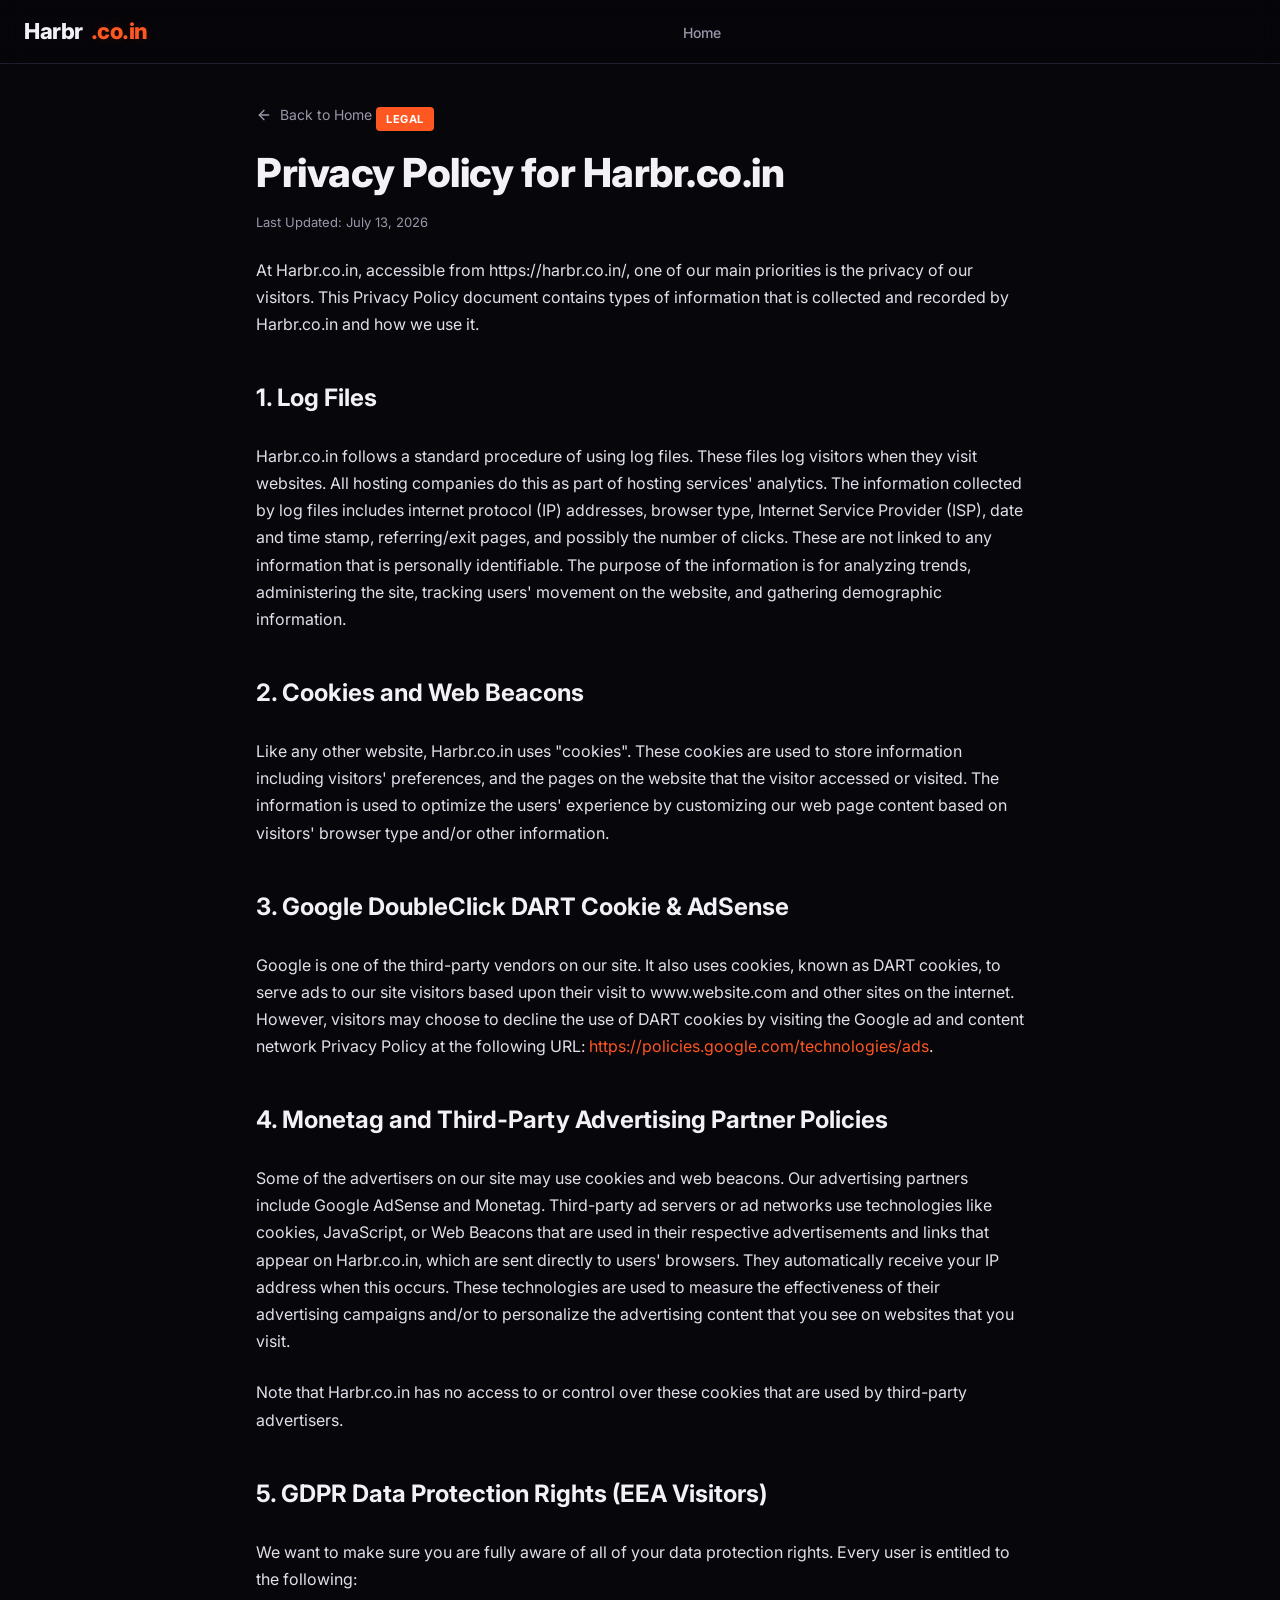
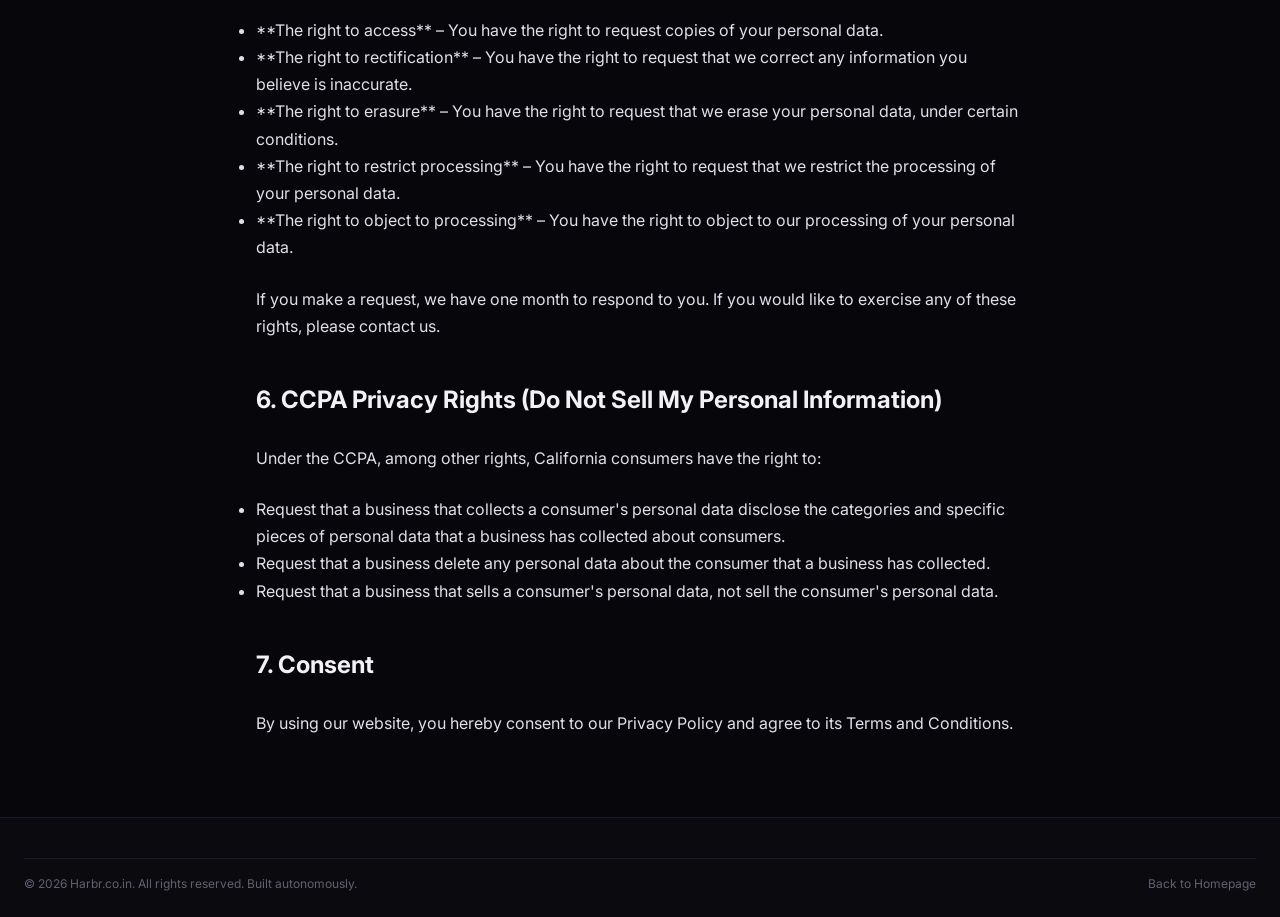
<file: privacy.html>
<!DOCTYPE html>
<html lang="en">
<head>
    <meta charset="UTF-8">
    <meta name="viewport" content="width=device-width, initial-scale=1.0">
    <title>Privacy Policy — Harbr</title>
    <meta name="description" content="Read the Privacy Policy for Harbr.co.in detailing our data practices, cookie usage, GDPR consent compliance, and advertisement network settings.">
    <!-- Google Fonts Inter -->
    <link rel="preconnect" href="https://fonts.googleapis.com">
    <link rel="preconnect" href="https://fonts.gstatic.com" crossorigin>
    <link href="https://fonts.googleapis.com/css2?family=Inter:wght@300;400;500;600;700;800&display=swap" rel="stylesheet">
    <link rel="stylesheet" href="index.css">

    <!-- OG Meta Injected Start -->
    <!-- Google AdSense -->
    <script async src="https://pagead2.googlesyndication.com/pagead/js/adsbygoogle.js?client=ca-pub-1650980062663955"
         crossorigin="anonymous"></script>

    <!-- Open Graph / Facebook -->
    <meta property="og:type" content="article">
    <meta property="og:url" content="https://harbr.co.in/privacy.html">
    <meta property="og:title" content="Privacy Policy">
    <meta property="og:description" content="Read the Privacy Policy for Harbr.co.in detailing our data practices, cookie usage, GDPR consent compliance, and advertisement network settings.">
    <meta property="og:image" content="https://harbr.co.in/assets/suno-ai.webp">
    <meta property="article:published_time" content="2026-07-13">
    <meta property="article:section" content="Legal">

    <!-- Twitter -->
    <meta name="twitter:card" content="summary_large_image">
    <meta name="twitter:url" content="https://harbr.co.in/privacy.html">
    <meta name="twitter:title" content="Privacy Policy">
    <meta name="twitter:description" content="Read the Privacy Policy for Harbr.co.in detailing our data practices, cookie usage, GDPR consent compliance, and advertisement network settings.">
    <meta name="twitter:image" content="https://harbr.co.in/assets/suno-ai.webp">
    <!-- OG Meta Injected End -->
</head>
<body>
    <div class="app-shell">
        <!-- HEADER -->
        <header class="main-header">
            <div class="nav-container">
                <a href="index.html" class="logo">
                    Harbr<span class="logo-accent">.co.in</span>
                </a>
                <nav class="nav-links-wrap">
                    <ul class="nav-links">
                        <li><a href="index.html">Home</a></li>
                    </ul>
                </nav>
                <div class="header-actions">
                    <button class="menu-toggle" id="mobile-menu-btn" aria-label="Toggle mobile menu">
                        <svg width="18" height="18" viewBox="0 0 24 24" fill="none" stroke="currentColor" stroke-width="2" stroke-linecap="round" stroke-linejoin="round"><line x1="3" y1="12" x2="21" y2="12"></line><line x1="3" y1="6" x2="21" y2="6"></line><line x1="3" y1="18" x2="21" y2="18"></line></svg>
                    </button>
                </div>
            </div>
        </header>

        <!-- ARTICLE MAIN BODY -->
        <main class="article-detail-wrap">
            <article class="article-content">
                <header class="article-header">
                    <a href="index.html" class="article-back-link">
                        <svg width="16" height="16" viewBox="0 0 24 24" fill="none" stroke="currentColor" stroke-width="2" stroke-linecap="round" stroke-linejoin="round"><line x1="19" y1="12" x2="5" y2="12"></line><polyline points="12 19 5 12 12 5"></polyline></svg>
                        Back to Home
                    </a>
                    <span class="card-tag">Legal</span>
                    <h1 class="article-headline">Privacy Policy for Harbr.co.in</h1>
                    <div class="featured-meta">
                        <span>Last Updated: July 13, 2026</span>
                    </div>
                </header>

                <div class="article-body">
                    <p>
                        At Harbr.co.in, accessible from https://harbr.co.in/, one of our main priorities is the privacy of our visitors. 
                        This Privacy Policy document contains types of information that is collected and recorded by Harbr.co.in 
                        and how we use it.
                    </p>

                    <h2>1. Log Files</h2>
                    <p>
                        Harbr.co.in follows a standard procedure of using log files. These files log visitors when they visit websites. 
                        All hosting companies do this as part of hosting services' analytics. The information collected by log files 
                        includes internet protocol (IP) addresses, browser type, Internet Service Provider (ISP), date and time stamp, 
                        referring/exit pages, and possibly the number of clicks. These are not linked to any information that is 
                        personally identifiable. The purpose of the information is for analyzing trends, administering the site, 
                        tracking users' movement on the website, and gathering demographic information.
                    </p>

                    <h2>2. Cookies and Web Beacons</h2>
                    <p>
                        Like any other website, Harbr.co.in uses "cookies". These cookies are used to store information including 
                        visitors' preferences, and the pages on the website that the visitor accessed or visited. The information 
                        is used to optimize the users' experience by customizing our web page content based on visitors' browser 
                        type and/or other information.
                    </p>

                    <h2>3. Google DoubleClick DART Cookie & AdSense</h2>
                    <p>
                        Google is one of the third-party vendors on our site. It also uses cookies, known as DART cookies, to serve ads 
                        to our site visitors based upon their visit to www.website.com and other sites on the internet. However, visitors 
                        may choose to decline the use of DART cookies by visiting the Google ad and content network Privacy Policy 
                        at the following URL: <a href="https://policies.google.com/technologies/ads" target="_blank" style="color: var(--color-accent-orange);">https://policies.google.com/technologies/ads</a>.
                    </p>

                    <h2>4. Monetag and Third-Party Advertising Partner Policies</h2>
                    <p>
                        Some of the advertisers on our site may use cookies and web beacons. Our advertising partners include Google AdSense 
                        and Monetag. Third-party ad servers or ad networks use technologies like cookies, JavaScript, or Web Beacons 
                        that are used in their respective advertisements and links that appear on Harbr.co.in, which are sent directly 
                        to users' browsers. They automatically receive your IP address when this occurs. These technologies are used 
                        to measure the effectiveness of their advertising campaigns and/or to personalize the advertising content 
                        that you see on websites that you visit.
                    </p>
                    <p>
                        Note that Harbr.co.in has no access to or control over these cookies that are used by third-party advertisers.
                    </p>

                    <h2>5. GDPR Data Protection Rights (EEA Visitors)</h2>
                    <p>
                        We want to make sure you are fully aware of all of your data protection rights. Every user is entitled to the following:
                    </p>
                    <ul>
                        <li>**The right to access** – You have the right to request copies of your personal data.</li>
                        <li>**The right to rectification** – You have the right to request that we correct any information you believe is inaccurate.</li>
                        <li>**The right to erasure** – You have the right to request that we erase your personal data, under certain conditions.</li>
                        <li>**The right to restrict processing** – You have the right to request that we restrict the processing of your personal data.</li>
                        <li>**The right to object to processing** – You have the right to object to our processing of your personal data.</li>
                    </ul>
                    <p>
                        If you make a request, we have one month to respond to you. If you would like to exercise any of these rights, please contact us.
                    </p>

                    <h2>6. CCPA Privacy Rights (Do Not Sell My Personal Information)</h2>
                    <p>
                        Under the CCPA, among other rights, California consumers have the right to:
                    </p>
                    <ul>
                        <li>Request that a business that collects a consumer's personal data disclose the categories and specific pieces of personal data that a business has collected about consumers.</li>
                        <li>Request that a business delete any personal data about the consumer that a business has collected.</li>
                        <li>Request that a business that sells a consumer's personal data, not sell the consumer's personal data.</li>
                    </ul>

                    <h2>7. Consent</h2>
                    <p>
                        By using our website, you hereby consent to our Privacy Policy and agree to its Terms and Conditions.
                    </p>
                </div>
            </article>
        </main>

        <!-- FOOTER -->
        <footer class="main-footer">
            <div class="footer-container">
                <div class="footer-bottom">
                    <span>&copy; 2026 Harbr.co.in. All rights reserved. Built autonomously.</span>
                    <a href="index.html">Back to Homepage</a>
                </div>
            </div>
        </footer>

        <!-- MOBILE NAVIGATION DRAWER -->
        <div class="mobile-drawer" id="mobile-drawer">
            <div class="drawer-backdrop" id="drawer-backdrop"></div>
            <div class="drawer-content">
                <div class="drawer-header">
                    <a href="index.html" class="logo">
                        Harbr<span class="logo-accent">.co.in</span>
                    </a>
                    <button class="drawer-close" id="drawer-close-btn" aria-label="Close mobile menu">
                        <svg width="24" height="24" viewBox="0 0 24 24" fill="none" stroke="currentColor" stroke-width="2" stroke-linecap="round" stroke-linejoin="round"><line x1="18" y1="6" x2="6" y2="18"></line><line x1="6" y1="6" x2="18" y2="18"></line></svg>
                    </button>
                </div>
                <div class="drawer-body">
                    <ul class="drawer-links">
                        <li><a href="index.html">Home</a></li>
                    </ul>
                    <!-- Ad Slot inside drawer -->
                    <div class="ad-slot"></div>
                </div>
            </div>
        </div>
    </div>

    <!-- Script connection -->
    <script src="index.js" defer></script>
</body>
</html>
</file>
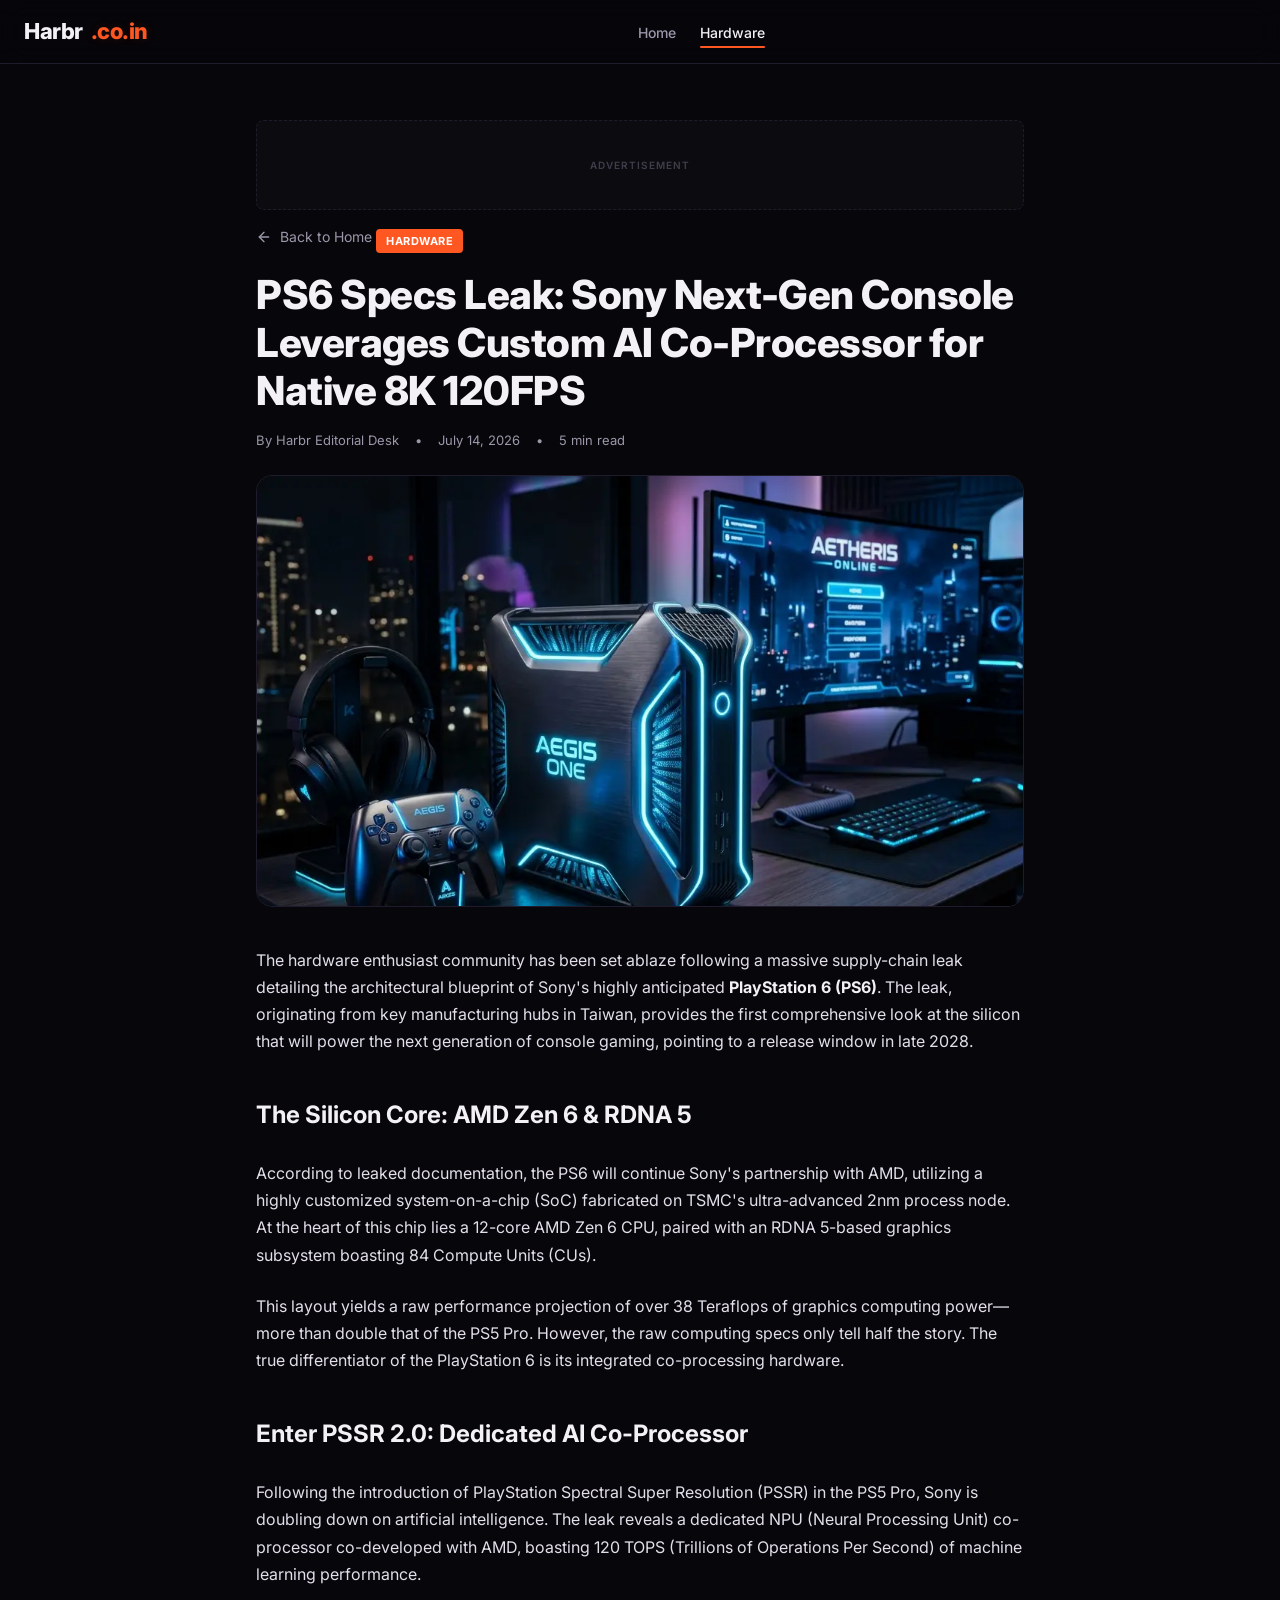
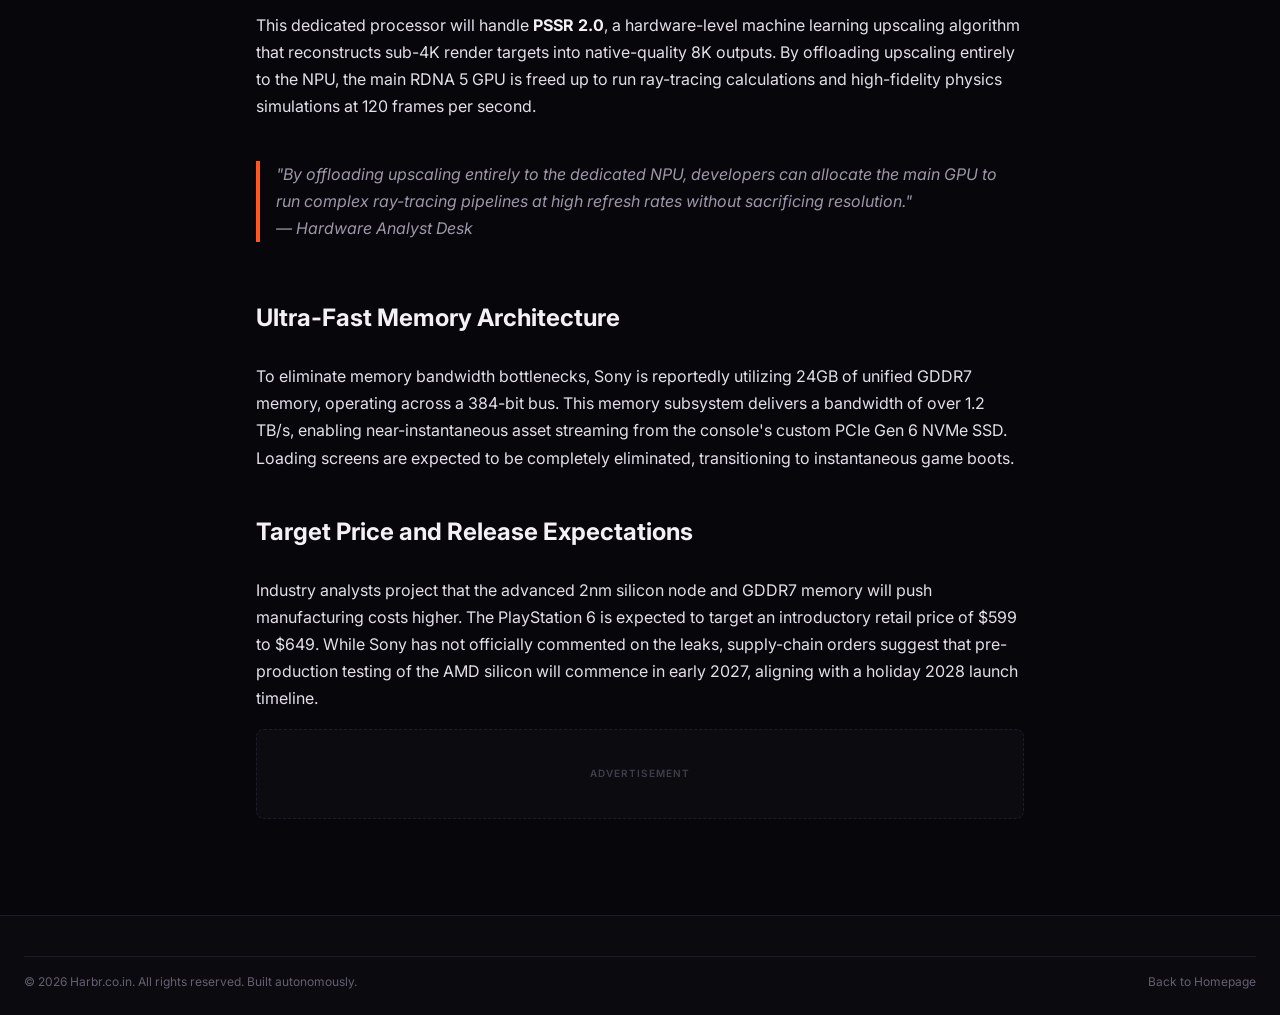
<file: ps6-specs-leak-ai-coprocessor.html>
<!DOCTYPE html>
<html lang="en">
<head>
    <meta charset="UTF-8">
    <meta name="viewport" content="width=device-width, initial-scale=1.0">
    <title>PS6 Specs Leak: Sony Next-Gen Console Leverages Custom AI Co-Processor for Native 8K 120FPS — Harbr</title>
    <meta name="description" content="A massive supply-chain leak from Taiwan has exposed the core hardware layout of Sony's upcoming PlayStation 6, revealing an AMD Zen 6 APU and a dedicated AI upscaling NPU.">
    <!-- Google Fonts Inter -->
    <link rel="preconnect" href="https://fonts.googleapis.com">
    <link rel="preconnect" href="https://fonts.gstatic.com" crossorigin>
    <link href="https://fonts.googleapis.com/css2?family=Inter:wght@300;400;500;600;700;800&display=swap" rel="stylesheet">
    <link rel="stylesheet" href="index.css">
</head>
<body>
    <div class="app-shell">
        <!-- HEADER -->
        <header class="main-header">
            <div class="nav-container">
                <a href="index.html" class="logo">
                    Harbr<span class="logo-accent">.co.in</span>
                </a>
                <nav class="nav-links-wrap">
                    <ul class="nav-links">
                        <li><a href="index.html">Home</a></li>
                        <li><a href="index.html" class="active">Hardware</a></li>
                    </ul>
                </nav>
                <div class="header-actions">
                    <button class="menu-toggle" id="mobile-menu-btn" aria-label="Toggle mobile menu">
                        <svg width="18" height="18" viewBox="0 0 24 24" fill="none" stroke="currentColor" stroke-width="2" stroke-linecap="round" stroke-linejoin="round"><line x1="3" y1="12" x2="21" y2="12"></line><line x1="3" y1="6" x2="21" y2="6"></line><line x1="3" y1="18" x2="21" y2="18"></line></svg>
                    </button>
                </div>
            </div>
        </header>

        <!-- ARTICLE MAIN BODY -->
        <main class="article-detail-wrap">
            <!-- Ad Slot Above Content -->
            <div class="ad-slot"></div>

            <article class="article-content">
                <header class="article-header">
                    <a href="index.html" class="article-back-link">
                        <svg width="16" height="16" viewBox="0 0 24 24" fill="none" stroke="currentColor" stroke-width="2" stroke-linecap="round" stroke-linejoin="round"><line x1="19" y1="12" x2="5" y2="12"></line><polyline points="12 19 5 12 12 5"></polyline></svg>
                        Back to Home
                    </a>
                    <span class="card-tag">Hardware</span>
                    <h1 class="article-headline">PS6 Specs Leak: Sony Next-Gen Console Leverages Custom AI Co-Processor for Native 8K 120FPS</h1>
                    <div class="featured-meta">
                        <span>By Harbr Editorial Desk</span>
                        <span>&bull;</span>
                        <span>July 14, 2026</span>
                        <span>&bull;</span>
                        <span>5 min read</span>
                    </div>
                </header>

                <div class="article-banner">
                    <img src="assets/ps6-console.webp" alt="PS6 Specs Leak: Sony Next-Gen Console Leverages Custom AI Co-Processor for Native 8K 120FPS">
                </div>

                <div class="article-body">
                    <p>The hardware enthusiast community has been set ablaze following a massive supply-chain leak detailing the architectural blueprint of Sony's highly anticipated <strong>PlayStation 6 (PS6)</strong>. The leak, originating from key manufacturing hubs in Taiwan, provides the first comprehensive look at the silicon that will power the next generation of console gaming, pointing to a release window in late 2028.</p>

<h2>The Silicon Core: AMD Zen 6 & RDNA 5</h2>
<p>According to leaked documentation, the PS6 will continue Sony's partnership with AMD, utilizing a highly customized system-on-a-chip (SoC) fabricated on TSMC's ultra-advanced 2nm process node. At the heart of this chip lies a 12-core AMD Zen 6 CPU, paired with an RDNA 5-based graphics subsystem boasting 84 Compute Units (CUs).</p>
<p>This layout yields a raw performance projection of over 38 Teraflops of graphics computing power—more than double that of the PS5 Pro. However, the raw computing specs only tell half the story. The true differentiator of the PlayStation 6 is its integrated co-processing hardware.</p>

<h2>Enter PSSR 2.0: Dedicated AI Co-Processor</h2>
<p>Following the introduction of PlayStation Spectral Super Resolution (PSSR) in the PS5 Pro, Sony is doubling down on artificial intelligence. The leak reveals a dedicated NPU (Neural Processing Unit) co-processor co-developed with AMD, boasting 120 TOPS (Trillions of Operations Per Second) of machine learning performance.</p>
<p>This dedicated processor will handle <strong>PSSR 2.0</strong>, a hardware-level machine learning upscaling algorithm that reconstructs sub-4K render targets into native-quality 8K outputs. By offloading upscaling entirely to the NPU, the main RDNA 5 GPU is freed up to run ray-tracing calculations and high-fidelity physics simulations at 120 frames per second.</p>

<blockquote>
    "By offloading upscaling entirely to the dedicated NPU, developers can allocate the main GPU to run complex ray-tracing pipelines at high refresh rates without sacrificing resolution."
    <br>— Hardware Analyst Desk
</blockquote>

<h2>Ultra-Fast Memory Architecture</h2>
<p>To eliminate memory bandwidth bottlenecks, Sony is reportedly utilizing 24GB of unified GDDR7 memory, operating across a 384-bit bus. This memory subsystem delivers a bandwidth of over 1.2 TB/s, enabling near-instantaneous asset streaming from the console's custom PCIe Gen 6 NVMe SSD. Loading screens are expected to be completely eliminated, transitioning to instantaneous game boots.</p>

<h2>Target Price and Release Expectations</h2>
<p>Industry analysts project that the advanced 2nm silicon node and GDDR7 memory will push manufacturing costs higher. The PlayStation 6 is expected to target an introductory retail price of $599 to $649. While Sony has not officially commented on the leaks, supply-chain orders suggest that pre-production testing of the AMD silicon will commence in early 2027, aligning with a holiday 2028 launch timeline.</p>
                </div>
            </article>

            <!-- Ad Slot Below Content -->
            <div class="ad-slot"></div>
        </main>

        <!-- FOOTER -->
        <footer class="main-footer">
            <div class="footer-container">
                <div class="footer-bottom">
                    <span>&copy; 2026 Harbr.co.in. All rights reserved. Built autonomously.</span>
                    <a href="index.html">Back to Homepage</a>
                </div>
            </div>
        </footer>

        <!-- MOBILE NAVIGATION DRAWER -->
        <div class="mobile-drawer" id="mobile-drawer">
            <div class="drawer-backdrop" id="drawer-backdrop"></div>
            <div class="drawer-content">
                <div class="drawer-header">
                    <a href="index.html" class="logo">
                        Harbr<span class="logo-accent">.co.in</span>
                    </a>
                    <button class="drawer-close" id="drawer-close-btn" aria-label="Close mobile menu">
                        <svg width="24" height="24" viewBox="0 0 24 24" fill="none" stroke="currentColor" stroke-width="2" stroke-linecap="round" stroke-linejoin="round"><line x1="18" y1="6" x2="6" y2="18"></line><line x1="6" y1="6" x2="18" y2="18"></line></svg>
                    </button>
                </div>
                <div class="drawer-body">
                    <ul class="drawer-links">
                        <li><a href="index.html">Home</a></li>
                        <li><a href="index.html" class="active">Hardware</a></li>
                    </ul>
                    <!-- Ad Slot inside drawer -->
                    <div class="ad-slot"></div>
                </div>
            </div>
        </div>
    </div>

    <!-- Script connection -->
    <script src="index.js"></script>
</body>
</html>
</file>
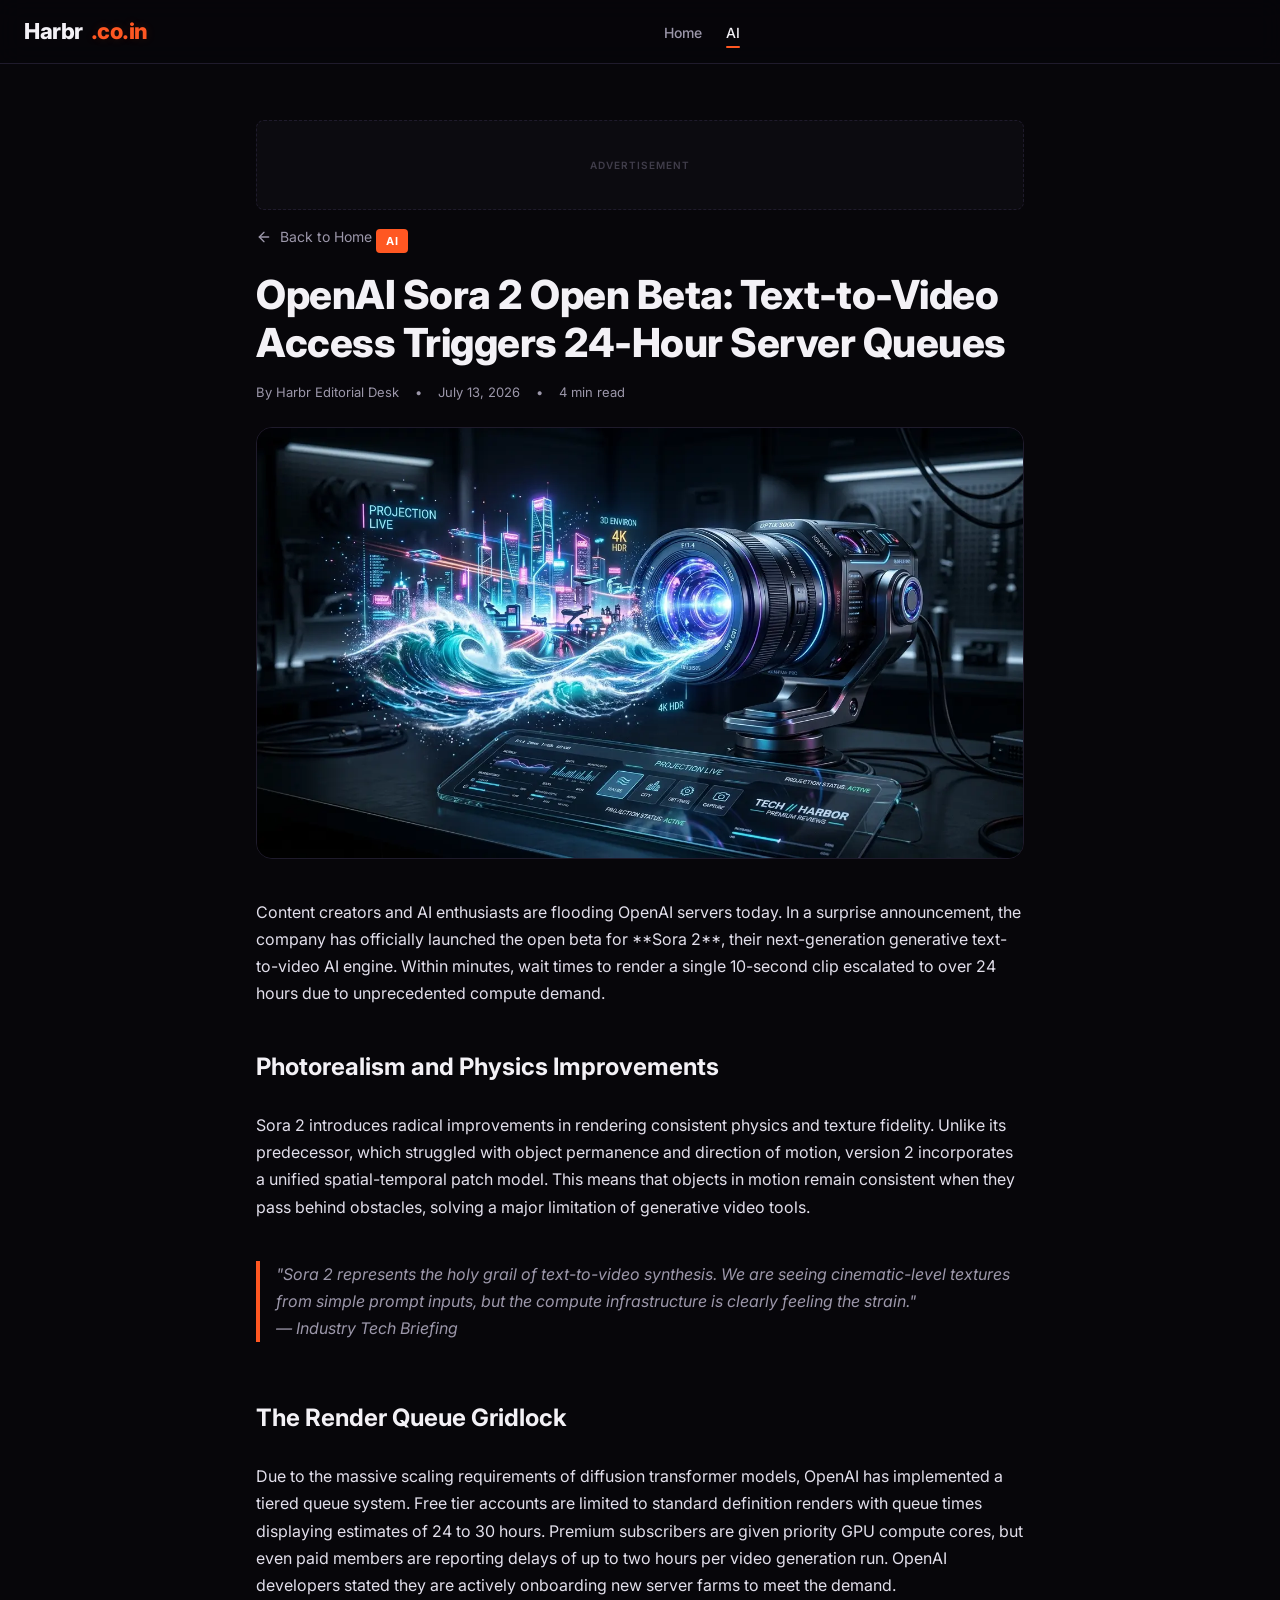
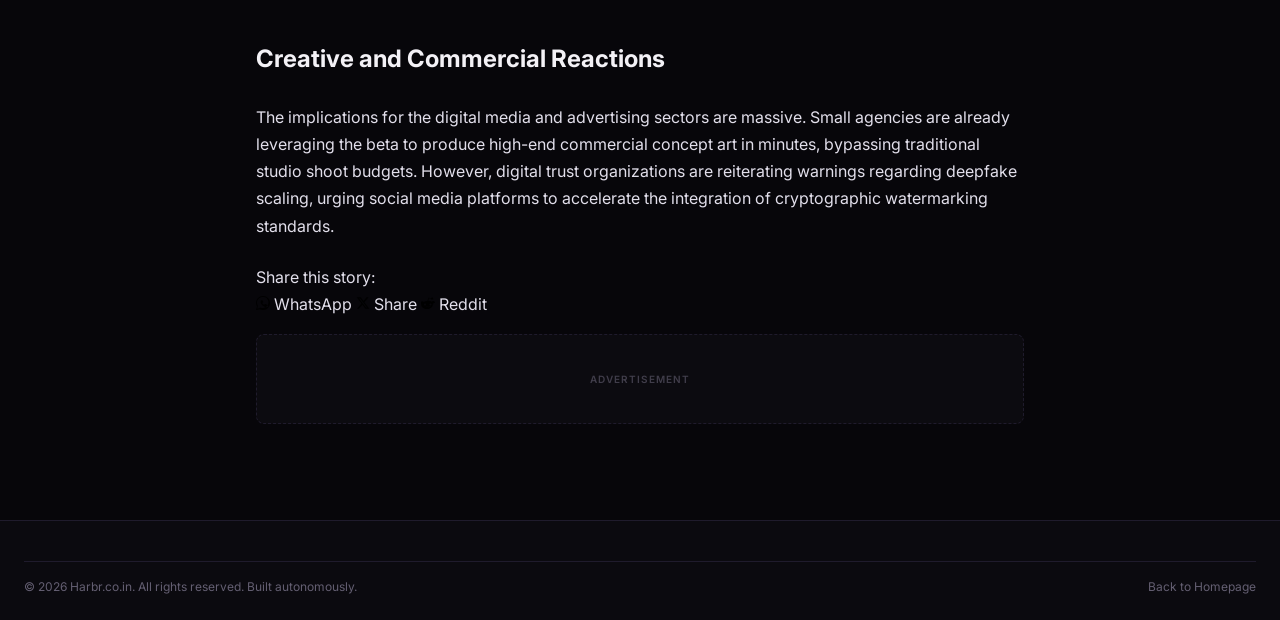
<file: sora-2-open-beta.html>
<!DOCTYPE html>
<html lang="en">
<head>
    <meta charset="UTF-8">
    <meta name="viewport" content="width=device-width, initial-scale=1.0">
    <title>OpenAI Sora 2 Open Beta: Text-to-Video Access Triggers 24-Hour Server Queues — Harbr</title>
    <meta name="description" content="OpenAI has unexpectedly launched the Sora 2 open beta, letting anyone generate photorealistic videos. Server loads have triggered queues exceeding 24 hours.">
    <!-- OG Meta Injected Start -->
    <!-- Google AdSense (Optimized Lazy Load) -->
    <script>
    (function() {
        var adsenseLoaded = false;
        function loadAdSense() {
            if (adsenseLoaded) return;
            adsenseLoaded = true;
            var script = document.createElement('script');
            script.async = true;
            script.src = 'https://pagead2.googlesyndication.com/pagead/js/adsbygoogle.js?client=ca-pub-1650980062663955';
            script.crossOrigin = 'anonymous';
            document.head.appendChild(script);
        }
        window.addEventListener('scroll', loadAdSense, { passive: true });
        window.addEventListener('touchstart', loadAdSense, { passive: true });
        window.addEventListener('mousemove', loadAdSense, { passive: true });
        setTimeout(loadAdSense, 3500);
    })();
    </script>

    <!-- LCP Image Preload -->
    <link rel="preload" as="image" href="assets/sora-2-beta.webp">

    <!-- Open Graph / Facebook -->
    <meta property="og:type" content="article">
    <meta property="og:url" content="https://harbr.co.in/sora-2-open-beta.html">
    <meta property="og:title" content="OpenAI Sora 2 Open Beta: Text-to-Video Access Triggers 24-Hour Server Queues">
    <meta property="og:description" content="OpenAI has unexpectedly launched the Sora 2 open beta, letting anyone generate photorealistic videos. Server loads have triggered queues exceeding 24 hours.">
    <meta property="og:image" content="https://harbr.co.in/assets/sora-2-beta.webp">
    <meta property="article:published_time" content="2026-07-13">
    <meta property="article:section" content="AI">

    <!-- Twitter -->
    <meta name="twitter:card" content="summary_large_image">
    <meta name="twitter:url" content="https://harbr.co.in/sora-2-open-beta.html">
    <meta name="twitter:title" content="OpenAI Sora 2 Open Beta: Text-to-Video Access Triggers 24-Hour Server Queues">
    <meta name="twitter:description" content="OpenAI has unexpectedly launched the Sora 2 open beta, letting anyone generate photorealistic videos. Server loads have triggered queues exceeding 24 hours.">
    <meta name="twitter:image" content="https://harbr.co.in/assets/sora-2-beta.webp">

    <!-- JSON-LD Schema -->
    <script type="application/ld+json">
    {
      "@context": "https://schema.org",
      "@type": "NewsArticle",
      "headline": "OpenAI Sora 2 Open Beta: Text-to-Video Access Triggers 24-Hour Server Queues",
      "image": [
        "https://harbr.co.in/assets/sora-2-beta.webp"
      ],
      "datePublished": "2026-07-13T08:00:00+05:30",
      "dateModified": "2026-07-13T08:00:00+05:30",
      "author": {
        "@type": "Person",
        "name": "Harbr Editorial Desk",
        "url": "https://harbr.co.in/"
      },
      "publisher": {
        "@type": "Organization",
        "name": "Harbr",
        "logo": {
          "@type": "ImageObject",
          "url": "https://harbr.co.in/assets/suno-ai.webp"
        }
      },
      "description": "OpenAI has unexpectedly launched the Sora 2 open beta, letting anyone generate photorealistic videos. Server loads have triggered queues exceeding 24 hours."
    }
    </script>
    <!-- OG Meta Injected End -->
    <!-- Google Fonts Inter -->
    <link rel="preconnect" href="https://fonts.googleapis.com">
    <link rel="preconnect" href="https://fonts.gstatic.com" crossorigin>
    <link href="https://fonts.googleapis.com/css2?family=Inter:wght@300;400;500;600;700;800&display=swap" rel="stylesheet">
    <link rel="stylesheet" href="index.css">
</head>
<body>
    <div class="app-shell">
        <!-- HEADER -->
        <header class="main-header">
            <div class="nav-container">
                <a href="index.html" class="logo">
                    Harbr<span class="logo-accent">.co.in</span>
                </a>
                <nav class="nav-links-wrap">
                    <ul class="nav-links">
                        <li><a href="index.html">Home</a></li>
                        <li><a href="index.html" class="active">AI</a></li>
                    </ul>
                </nav>
                <div class="header-actions">
                    <button class="menu-toggle" id="mobile-menu-btn" aria-label="Toggle mobile menu">
                        <svg width="18" height="18" viewBox="0 0 24 24" fill="none" stroke="currentColor" stroke-width="2" stroke-linecap="round" stroke-linejoin="round"><line x1="3" y1="12" x2="21" y2="12"></line><line x1="3" y1="6" x2="21" y2="6"></line><line x1="3" y1="18" x2="21" y2="18"></line></svg>
                    </button>
                </div>
            </div>
        </header>

        <!-- ARTICLE MAIN BODY -->
        <main class="article-detail-wrap">
            <!-- Ad Slot Above Content -->
            <div class="ad-slot"></div>

            <article class="article-content">
                <header class="article-header">
                    <a href="index.html" class="article-back-link">
                        <svg width="16" height="16" viewBox="0 0 24 24" fill="none" stroke="currentColor" stroke-width="2" stroke-linecap="round" stroke-linejoin="round"><line x1="19" y1="12" x2="5" y2="12"></line><polyline points="12 19 5 12 12 5"></polyline></svg>
                        Back to Home
                    </a>
                    <span class="card-tag">AI</span>
                    <h1 class="article-headline">OpenAI Sora 2 Open Beta: Text-to-Video Access Triggers 24-Hour Server Queues</h1>
                    <div class="featured-meta">
                        <span>By Harbr Editorial Desk</span>
                        <span>&bull;</span>
                        <span>July 13, 2026</span>
                        <span>&bull;</span>
                        <span>4 min read</span>
                    </div>
                </header>

                <div class="article-banner">
                    <img src="assets/sora-2-beta.webp" alt="OpenAI Sora 2 Open Beta: Text-to-Video Access Triggers 24-Hour Server Queues">
                </div>

                <div class="article-body">
                    <p>Content creators and AI enthusiasts are flooding OpenAI servers today. In a surprise announcement, the company has officially launched the open beta for **Sora 2**, their next-generation generative text-to-video AI engine. Within minutes, wait times to render a single 10-second clip escalated to over 24 hours due to unprecedented compute demand.</p><h2>Photorealism and Physics Improvements</h2><p>Sora 2 introduces radical improvements in rendering consistent physics and texture fidelity. Unlike its predecessor, which struggled with object permanence and direction of motion, version 2 incorporates a unified spatial-temporal patch model. This means that objects in motion remain consistent when they pass behind obstacles, solving a major limitation of generative video tools.</p><blockquote>"Sora 2 represents the holy grail of text-to-video synthesis. We are seeing cinematic-level textures from simple prompt inputs, but the compute infrastructure is clearly feeling the strain."<br>— Industry Tech Briefing</blockquote><h2>The Render Queue Gridlock</h2><p>Due to the massive scaling requirements of diffusion transformer models, OpenAI has implemented a tiered queue system. Free tier accounts are limited to standard definition renders with queue times displaying estimates of 24 to 30 hours. Premium subscribers are given priority GPU compute cores, but even paid members are reporting delays of up to two hours per video generation run. OpenAI developers stated they are actively onboarding new server farms to meet the demand.</p><h2>Creative and Commercial Reactions</h2><p>The implications for the digital media and advertising sectors are massive. Small agencies are already leveraging the beta to produce high-end commercial concept art in minutes, bypassing traditional studio shoot budgets. However, digital trust organizations are reiterating warnings regarding deepfake scaling, urging social media platforms to accelerate the integration of cryptographic watermarking standards.</p>
            <!-- Social Share Injected Start -->
            <div class="social-share-wrap">
                <span class="share-title">Share this story:</span>
                <div class="share-buttons">
                    <a href="https://api.whatsapp.com/send?text=Check%20this%20out:%20OpenAI Sora 2 Open Beta: Text-to-Video Access Triggers 24-Hour Server Queues%20https://harbr.co.in/sora-2-open-beta.html" target="_blank" class="share-btn whatsapp" aria-label="Share on WhatsApp">
                        <svg width="14" height="14" viewBox="0 0 24 24"><path d="M.057 24l1.687-6.163c-1.041-1.804-1.588-3.849-1.587-5.946C.06 5.348 5.397.01 12.008.01c3.202.001 6.212 1.246 8.477 3.514 2.266 2.268 3.507 5.28 3.505 8.484-.004 6.657-5.34 11.997-11.953 11.997-2.005-.001-3.973-.502-5.724-1.457L0 24zm6.59-4.846c1.6.95 3.188 1.449 4.825 1.451 5.436 0 9.86-4.42 9.864-9.864.002-2.637-1.03-5.114-2.906-6.99C16.657 1.875 14.18 1.84 11.55 1.84c-5.436 0-9.86 4.42-9.864 9.864-.001 1.73.488 3.415 1.417 4.887L2.098 21.8l5.349-1.401zM18.06 14.7c-.3-.15-1.785-.88-2.067-.98-.28-.1-.49-.15-.69.15-.2.3-.78 1-.96 1.21-.18.21-.36.24-.66.09-1.1-.55-1.9-1.1-2.65-2.4-.2-.35-.2-.7.1-.98.27-.27.6-.7.9-.9.1-.15.15-.27.2-.45.05-.18-.02-.34-.1-.49-.07-.15-.69-1.66-.95-2.28-.25-.6-.5-.5-.69-.5-.18-.01-.4-.01-.61-.01-.21 0-.55.08-.84.4-.3.32-1.14 1.12-1.14 2.73s1.17 3.17 1.33 3.39c.16.21 2.3 3.52 5.58 4.93.78.33 1.39.53 1.86.68.78.25 1.5.21 2.06.13.62-.09 1.78-.73 2.03-1.43.25-.7.25-1.3.18-1.43-.07-.12-.27-.2-.58-.35z"/></svg>
                        WhatsApp
                    </a>
                    <a href="https://twitter.com/intent/tweet?text=OpenAI Sora 2 Open Beta: Text-to-Video Access Triggers 24-Hour Server Queues&url=https://harbr.co.in/sora-2-open-beta.html" target="_blank" class="share-btn twitter" aria-label="Share on X">
                        <svg width="14" height="14" viewBox="0 0 24 24"><path d="M18.244 2.25h3.308l-7.227 8.26 8.502 11.24H16.17l-5.214-6.817L4.99 21.75H1.68l7.73-8.835L1.254 2.25H8.08l4.713 6.231zm-1.161 17.52h1.833L7.084 4.126H5.117z"/></svg>
                        Share
                    </a>
                    <a href="https://www.reddit.com/submit?url=https://harbr.co.in/sora-2-open-beta.html&title=OpenAI Sora 2 Open Beta: Text-to-Video Access Triggers 24-Hour Server Queues" target="_blank" class="share-btn reddit" aria-label="Share on Reddit">
                        <svg width="14" height="14" viewBox="0 0 24 24"><path d="M24 11.5c0-1.65-1.35-3-3-3-.96 0-1.86.48-2.42 1.24-1.64-1-3.85-1.64-6.29-1.72l1.35-4.24 3.71.79c.05.89.79 1.6 1.7 1.6 1.02 0 1.85-.83 1.85-1.85S20.15 2.5 19.13 2.5c-.83 0-1.54.55-1.77 1.29l-4.07-.87c-.3-.06-.59.12-.68.4l-1.61 5.07c-2.52.04-4.8.68-6.49 1.71C3.96 9.35 3.05 8.87 2.07 8.87c-1.65 0-3 1.35-3 3 0 1.12.63 2.1 1.56 2.6-.1.35-.15.71-.15 1.08 0 3.79 4.39 6.88 9.77 6.88s9.77-3.09 9.77-6.88c0-.37-.05-.73-.15-1.08.92-.5 1.55-1.48 1.55-2.6zm-18.86 3c0-1 .81-1.81 1.81-1.81.99 0 1.81.81 1.81 1.81 0 1-.82 1.81-1.81 1.81-.99-.01-1.81-.82-1.81-1.81zm11.16 3.63c-1.79 1.79-5.18 1.79-6.97 0-.19-.19-.19-.51 0-.7.19-.19.51-.19.7 0 1.41 1.41 4.14 1.41 5.56 0 .19-.19.51-.19.7 0 .2.19.2.51-.01.7zm-.11-1.82c-.99 0-1.81-.81-1.81-1.81 0-1 .81-1.81 1.81-1.81.99 0 1.81.81 1.81 1.81 0 1-.82 1.81-1.81 1.81z"/></svg>
                        Reddit
                    </a>
                </div>
            </div>
            <!-- Social Share Injected End -->
</div>
            </article>

            <!-- Ad Slot Below Content -->
            <div class="ad-slot"></div>
        </main>

        <!-- FOOTER -->
        <footer class="main-footer">
            <div class="footer-container">
                <div class="footer-bottom">
                    <span>&copy; 2026 Harbr.co.in. All rights reserved. Built autonomously.</span>
                    <a href="index.html">Back to Homepage</a>
                </div>
            </div>
        </footer>

        <!-- MOBILE NAVIGATION DRAWER -->
        <div class="mobile-drawer" id="mobile-drawer">
            <div class="drawer-backdrop" id="drawer-backdrop"></div>
            <div class="drawer-content">
                <div class="drawer-header">
                    <a href="index.html" class="logo">
                        Harbr<span class="logo-accent">.co.in</span>
                    </a>
                    <button class="drawer-close" id="drawer-close-btn" aria-label="Close mobile menu">
                        <svg width="24" height="24" viewBox="0 0 24 24" fill="none" stroke="currentColor" stroke-width="2" stroke-linecap="round" stroke-linejoin="round"><line x1="18" y1="6" x2="6" y2="18"></line><line x1="6" y1="6" x2="18" y2="18"></line></svg>
                    </button>
                </div>
                <div class="drawer-body">
                    <ul class="drawer-links">
                        <li><a href="index.html">Home</a></li>
                        <li><a href="index.html" class="active">AI</a></li>
                    </ul>
                    <!-- Ad Slot inside drawer -->
                    <div class="ad-slot"></div>
                </div>
            </div>
        </div>
    </div>

    <!-- Script connection -->
    <script src="index.js" defer></script>
</body>
</html>
</file>
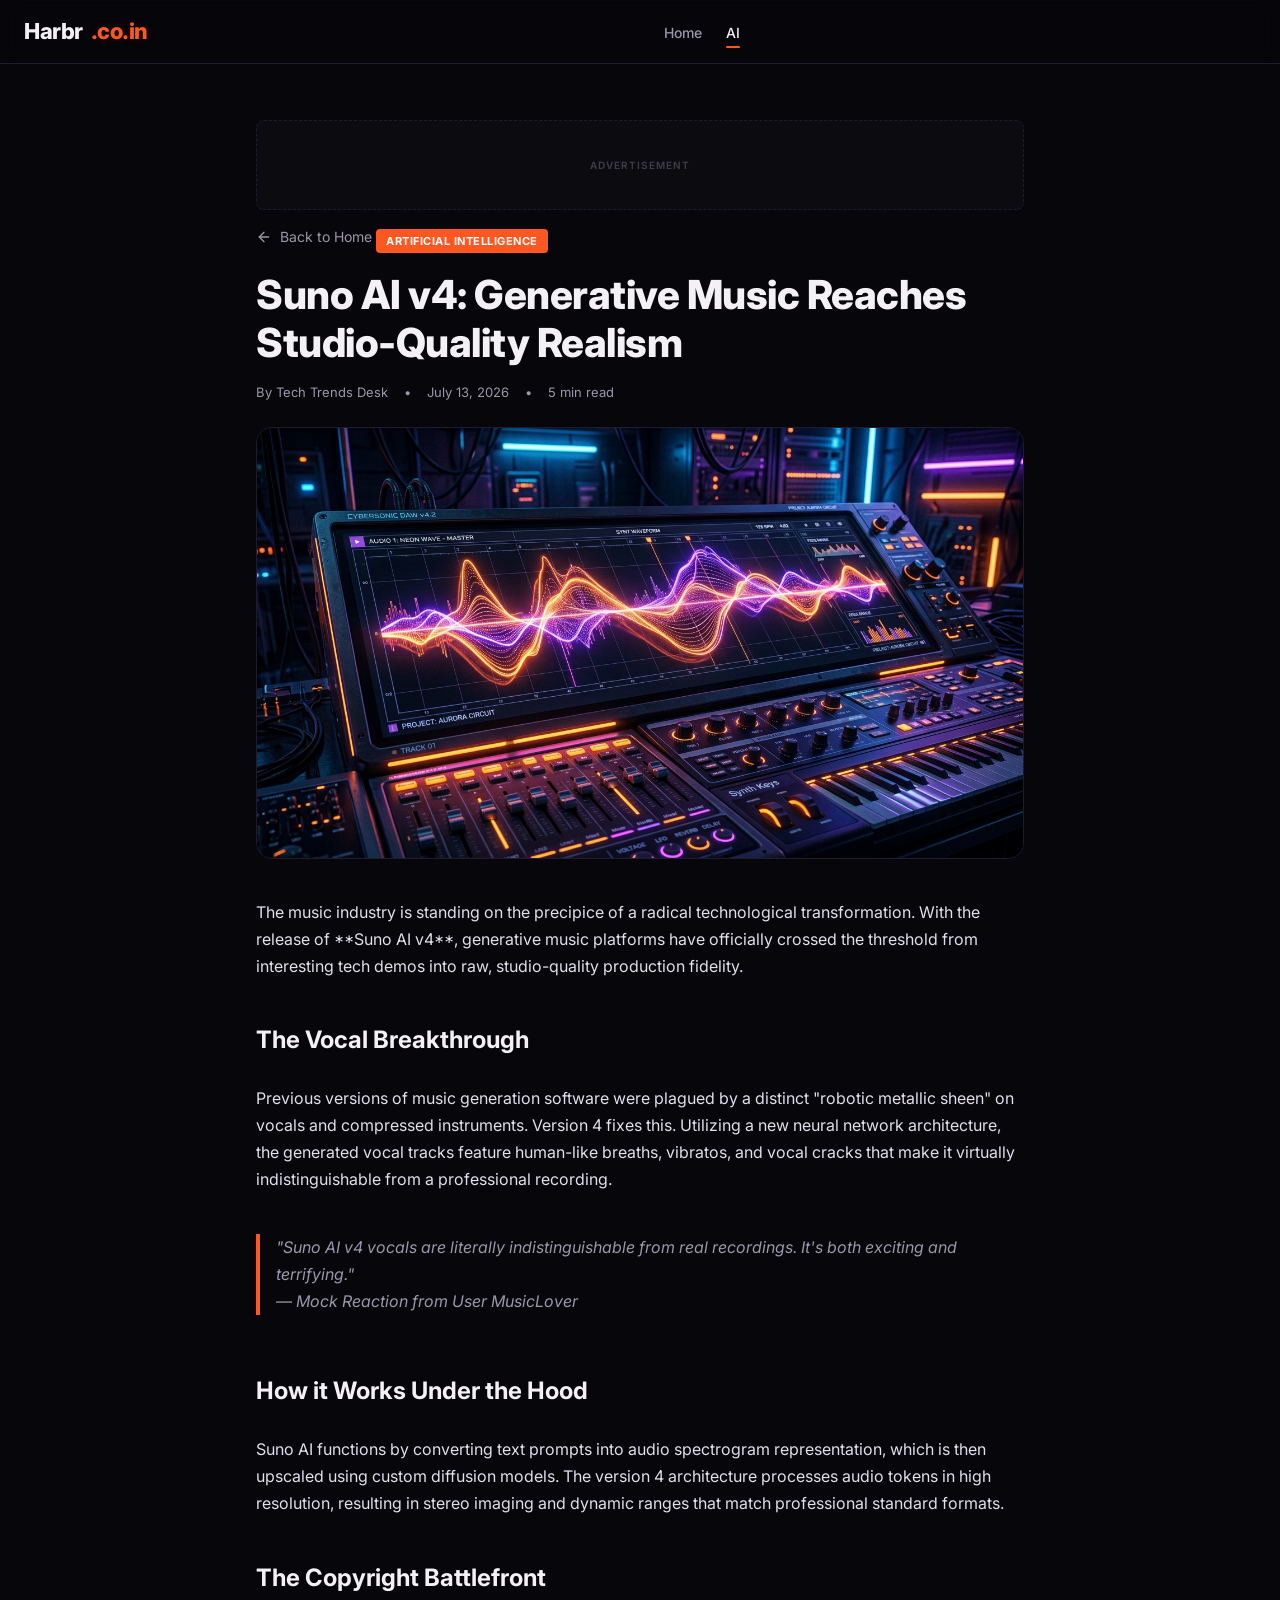
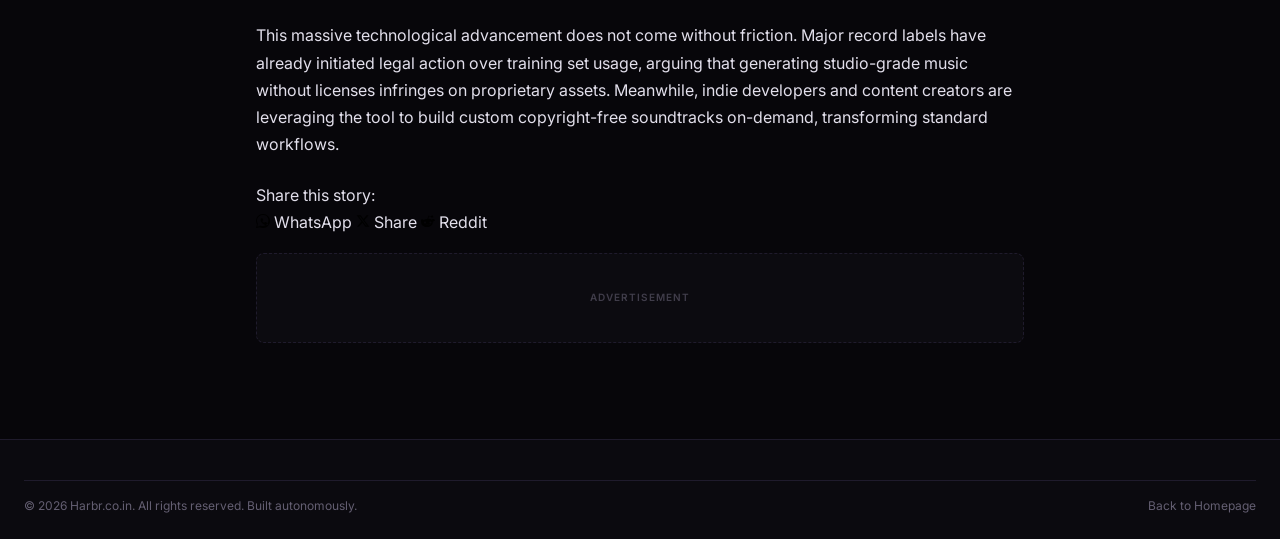
<file: suno-ai.html>
<!DOCTYPE html>
<html lang="en">
<head>
    <meta charset="UTF-8">
    <meta name="viewport" content="width=device-width, initial-scale=1.0">
    <title>Suno AI v4: Generative Music Reaches Studio-Quality Realism — Harbr</title>
    <meta name="description" content="Explore Suno AI v4, the latest breakthrough in generative artificial intelligence music production. Studio quality realism is changing the industry.">
    <!-- OG Meta Injected Start -->
    <!-- Google AdSense (Optimized Lazy Load) -->
    <script>
    (function() {
        var adsenseLoaded = false;
        function loadAdSense() {
            if (adsenseLoaded) return;
            adsenseLoaded = true;
            var script = document.createElement('script');
            script.async = true;
            script.src = 'https://pagead2.googlesyndication.com/pagead/js/adsbygoogle.js?client=ca-pub-1650980062663955';
            script.crossOrigin = 'anonymous';
            document.head.appendChild(script);
        }
        window.addEventListener('scroll', loadAdSense, { passive: true });
        window.addEventListener('touchstart', loadAdSense, { passive: true });
        window.addEventListener('mousemove', loadAdSense, { passive: true });
        setTimeout(loadAdSense, 3500);
    })();
    </script>

    <!-- LCP Image Preload -->
    <link rel="preload" as="image" href="assets/suno-ai.webp">

    <!-- Open Graph / Facebook -->
    <meta property="og:type" content="article">
    <meta property="og:url" content="https://harbr.co.in/suno-ai.html">
    <meta property="og:title" content="Suno AI v4: Generative Music Reaches Studio-Quality Realism">
    <meta property="og:description" content="Explore Suno AI v4, the latest breakthrough in generative artificial intelligence music production. Studio quality realism is changing the industry.">
    <meta property="og:image" content="https://harbr.co.in/assets/suno-ai.webp">
    <meta property="article:published_time" content="2026-07-13">
    <meta property="article:section" content="Artificial Intelligence">

    <!-- Twitter -->
    <meta name="twitter:card" content="summary_large_image">
    <meta name="twitter:url" content="https://harbr.co.in/suno-ai.html">
    <meta name="twitter:title" content="Suno AI v4: Generative Music Reaches Studio-Quality Realism">
    <meta name="twitter:description" content="Explore Suno AI v4, the latest breakthrough in generative artificial intelligence music production. Studio quality realism is changing the industry.">
    <meta name="twitter:image" content="https://harbr.co.in/assets/suno-ai.webp">

    <!-- JSON-LD Schema -->
    <script type="application/ld+json">
    {
      "@context": "https://schema.org",
      "@type": "NewsArticle",
      "headline": "Suno AI v4: Generative Music Reaches Studio-Quality Realism",
      "image": [
        "https://harbr.co.in/assets/suno-ai.webp"
      ],
      "datePublished": "2026-07-13T08:00:00+05:30",
      "dateModified": "2026-07-13T08:00:00+05:30",
      "author": {
        "@type": "Person",
        "name": "Harbr Editorial Desk",
        "url": "https://harbr.co.in/"
      },
      "publisher": {
        "@type": "Organization",
        "name": "Harbr",
        "logo": {
          "@type": "ImageObject",
          "url": "https://harbr.co.in/assets/suno-ai.webp"
        }
      },
      "description": "Explore Suno AI v4, the latest breakthrough in generative artificial intelligence music production. Studio quality realism is changing the industry."
    }
    </script>
    <!-- OG Meta Injected End -->
    <!-- Google Fonts Inter -->
    <link rel="preconnect" href="https://fonts.googleapis.com">
    <link rel="preconnect" href="https://fonts.gstatic.com" crossorigin>
    <link href="https://fonts.googleapis.com/css2?family=Inter:wght@300;400;500;600;700;800&display=swap" rel="stylesheet">
    <link rel="stylesheet" href="index.css">
</head>
<body>
    <div class="app-shell">
        <!-- HEADER -->
        <header class="main-header">
            <div class="nav-container">
                <a href="index.html" class="logo">
                    Harbr<span class="logo-accent">.co.in</span>
                </a>
                <nav class="nav-links-wrap">
                    <ul class="nav-links">
                        <li><a href="index.html">Home</a></li>
                        <li><a href="index.html" class="active">AI</a></li>
                    </ul>
                </nav>
                <div class="header-actions">
                    <button class="menu-toggle" id="mobile-menu-btn" aria-label="Toggle mobile menu">
                        <svg width="18" height="18" viewBox="0 0 24 24" fill="none" stroke="currentColor" stroke-width="2" stroke-linecap="round" stroke-linejoin="round"><line x1="3" y1="12" x2="21" y2="12"></line><line x1="3" y1="6" x2="21" y2="6"></line><line x1="3" y1="18" x2="21" y2="18"></line></svg>
                    </button>
                </div>
            </div>
        </header>

        <!-- ARTICLE MAIN BODY -->
        <main class="article-detail-wrap">
            <!-- Ad Slot Above Content -->
            <div class="ad-slot"></div>

            <article class="article-content">
                <header class="article-header">
                    <a href="index.html" class="article-back-link">
                        <svg width="16" height="16" viewBox="0 0 24 24" fill="none" stroke="currentColor" stroke-width="2" stroke-linecap="round" stroke-linejoin="round"><line x1="19" y1="12" x2="5" y2="12"></line><polyline points="12 19 5 12 12 5"></polyline></svg>
                        Back to Home
                    </a>
                    <span class="card-tag">Artificial Intelligence</span>
                    <h1 class="article-headline">Suno AI v4: Generative Music Reaches Studio-Quality Realism</h1>
                    <div class="featured-meta">
                        <span>By Tech Trends Desk</span>
                        <span>&bull;</span>
                        <span>July 13, 2026</span>
                        <span>&bull;</span>
                        <span>5 min read</span>
                    </div>
                </header>

                <div class="article-banner">
                    <img src="assets/suno-ai.webp" alt="Suno AI music wave concept art">
                </div>

                <div class="article-body">
                    <p>
                        The music industry is standing on the precipice of a radical technological transformation. 
                        With the release of **Suno AI v4**, generative music platforms have officially crossed the threshold 
                        from interesting tech demos into raw, studio-quality production fidelity.
                    </p>

                    <h2>The Vocal Breakthrough</h2>
                    <p>
                        Previous versions of music generation software were plagued by a distinct "robotic metallic sheen" 
                        on vocals and compressed instruments. Version 4 fixes this. Utilizing a new neural network architecture, 
                        the generated vocal tracks feature human-like breaths, vibratos, and vocal cracks that make it virtually 
                        indistinguishable from a professional recording.
                    </p>

                    <blockquote>
                        "Suno AI v4 vocals are literally indistinguishable from real recordings. It's both exciting and terrifying."
                        <br>— Mock Reaction from User MusicLover
                    </blockquote>

                    <h2>How it Works Under the Hood</h2>
                    <p>
                        Suno AI functions by converting text prompts into audio spectrogram representation, which is then upscaled 
                        using custom diffusion models. The version 4 architecture processes audio tokens in high resolution, 
                        resulting in stereo imaging and dynamic ranges that match professional standard formats.
                    </p>

                    <h2>The Copyright Battlefront</h2>
                    <p>
                        This massive technological advancement does not come without friction. Major record labels have already 
                        initiated legal action over training set usage, arguing that generating studio-grade music without licenses 
                        infringes on proprietary assets. Meanwhile, indie developers and content creators are leveraging the tool 
                        to build custom copyright-free soundtracks on-demand, transforming standard workflows.
                    </p>
            <!-- Social Share Injected Start -->
            <div class="social-share-wrap">
                <span class="share-title">Share this story:</span>
                <div class="share-buttons">
                    <a href="https://api.whatsapp.com/send?text=Check%20this%20out:%20Suno AI v4: Generative Music Reaches Studio-Quality Realism%20https://harbr.co.in/suno-ai.html" target="_blank" class="share-btn whatsapp" aria-label="Share on WhatsApp">
                        <svg width="14" height="14" viewBox="0 0 24 24"><path d="M.057 24l1.687-6.163c-1.041-1.804-1.588-3.849-1.587-5.946C.06 5.348 5.397.01 12.008.01c3.202.001 6.212 1.246 8.477 3.514 2.266 2.268 3.507 5.28 3.505 8.484-.004 6.657-5.34 11.997-11.953 11.997-2.005-.001-3.973-.502-5.724-1.457L0 24zm6.59-4.846c1.6.95 3.188 1.449 4.825 1.451 5.436 0 9.86-4.42 9.864-9.864.002-2.637-1.03-5.114-2.906-6.99C16.657 1.875 14.18 1.84 11.55 1.84c-5.436 0-9.86 4.42-9.864 9.864-.001 1.73.488 3.415 1.417 4.887L2.098 21.8l5.349-1.401zM18.06 14.7c-.3-.15-1.785-.88-2.067-.98-.28-.1-.49-.15-.69.15-.2.3-.78 1-.96 1.21-.18.21-.36.24-.66.09-1.1-.55-1.9-1.1-2.65-2.4-.2-.35-.2-.7.1-.98.27-.27.6-.7.9-.9.1-.15.15-.27.2-.45.05-.18-.02-.34-.1-.49-.07-.15-.69-1.66-.95-2.28-.25-.6-.5-.5-.69-.5-.18-.01-.4-.01-.61-.01-.21 0-.55.08-.84.4-.3.32-1.14 1.12-1.14 2.73s1.17 3.17 1.33 3.39c.16.21 2.3 3.52 5.58 4.93.78.33 1.39.53 1.86.68.78.25 1.5.21 2.06.13.62-.09 1.78-.73 2.03-1.43.25-.7.25-1.3.18-1.43-.07-.12-.27-.2-.58-.35z"/></svg>
                        WhatsApp
                    </a>
                    <a href="https://twitter.com/intent/tweet?text=Suno AI v4: Generative Music Reaches Studio-Quality Realism&url=https://harbr.co.in/suno-ai.html" target="_blank" class="share-btn twitter" aria-label="Share on X">
                        <svg width="14" height="14" viewBox="0 0 24 24"><path d="M18.244 2.25h3.308l-7.227 8.26 8.502 11.24H16.17l-5.214-6.817L4.99 21.75H1.68l7.73-8.835L1.254 2.25H8.08l4.713 6.231zm-1.161 17.52h1.833L7.084 4.126H5.117z"/></svg>
                        Share
                    </a>
                    <a href="https://www.reddit.com/submit?url=https://harbr.co.in/suno-ai.html&title=Suno AI v4: Generative Music Reaches Studio-Quality Realism" target="_blank" class="share-btn reddit" aria-label="Share on Reddit">
                        <svg width="14" height="14" viewBox="0 0 24 24"><path d="M24 11.5c0-1.65-1.35-3-3-3-.96 0-1.86.48-2.42 1.24-1.64-1-3.85-1.64-6.29-1.72l1.35-4.24 3.71.79c.05.89.79 1.6 1.7 1.6 1.02 0 1.85-.83 1.85-1.85S20.15 2.5 19.13 2.5c-.83 0-1.54.55-1.77 1.29l-4.07-.87c-.3-.06-.59.12-.68.4l-1.61 5.07c-2.52.04-4.8.68-6.49 1.71C3.96 9.35 3.05 8.87 2.07 8.87c-1.65 0-3 1.35-3 3 0 1.12.63 2.1 1.56 2.6-.1.35-.15.71-.15 1.08 0 3.79 4.39 6.88 9.77 6.88s9.77-3.09 9.77-6.88c0-.37-.05-.73-.15-1.08.92-.5 1.55-1.48 1.55-2.6zm-18.86 3c0-1 .81-1.81 1.81-1.81.99 0 1.81.81 1.81 1.81 0 1-.82 1.81-1.81 1.81-.99-.01-1.81-.82-1.81-1.81zm11.16 3.63c-1.79 1.79-5.18 1.79-6.97 0-.19-.19-.19-.51 0-.7.19-.19.51-.19.7 0 1.41 1.41 4.14 1.41 5.56 0 .19-.19.51-.19.7 0 .2.19.2.51-.01.7zm-.11-1.82c-.99 0-1.81-.81-1.81-1.81 0-1 .81-1.81 1.81-1.81.99 0 1.81.81 1.81 1.81 0 1-.82 1.81-1.81 1.81z"/></svg>
                        Reddit
                    </a>
                </div>
            </div>
            <!-- Social Share Injected End -->
</div>
            </article>

            <!-- Ad Slot Below Content -->
            <div class="ad-slot"></div>
        </main>

        <!-- FOOTER -->
        <footer class="main-footer">
            <div class="footer-container">
                <div class="footer-bottom">
                    <span>&copy; 2026 Harbr.co.in. All rights reserved. Built autonomously.</span>
                    <a href="index.html">Back to Homepage</a>
                </div>
            </div>
        </footer>

        <!-- MOBILE NAVIGATION DRAWER -->
        <div class="mobile-drawer" id="mobile-drawer">
            <div class="drawer-backdrop" id="drawer-backdrop"></div>
            <div class="drawer-content">
                <div class="drawer-header">
                    <a href="index.html" class="logo">
                        Harbr<span class="logo-accent">.co.in</span>
                    </a>
                    <button class="drawer-close" id="drawer-close-btn" aria-label="Close mobile menu">
                        <svg width="24" height="24" viewBox="0 0 24 24" fill="none" stroke="currentColor" stroke-width="2" stroke-linecap="round" stroke-linejoin="round"><line x1="18" y1="6" x2="6" y2="18"></line><line x1="6" y1="6" x2="18" y2="18"></line></svg>
                    </button>
                </div>
                <div class="drawer-body">
                    <ul class="drawer-links">
                        <li><a href="index.html">Home</a></li>
                        <li><a href="index.html" class="active">AI</a></li>
                    </ul>
                    <!-- Ad Slot inside drawer -->
                    <div class="ad-slot"></div>
                </div>
            </div>
        </div>
    </div>

    <!-- Script connection -->
    <script src="index.js" defer></script>
</body>
</html>
</file>
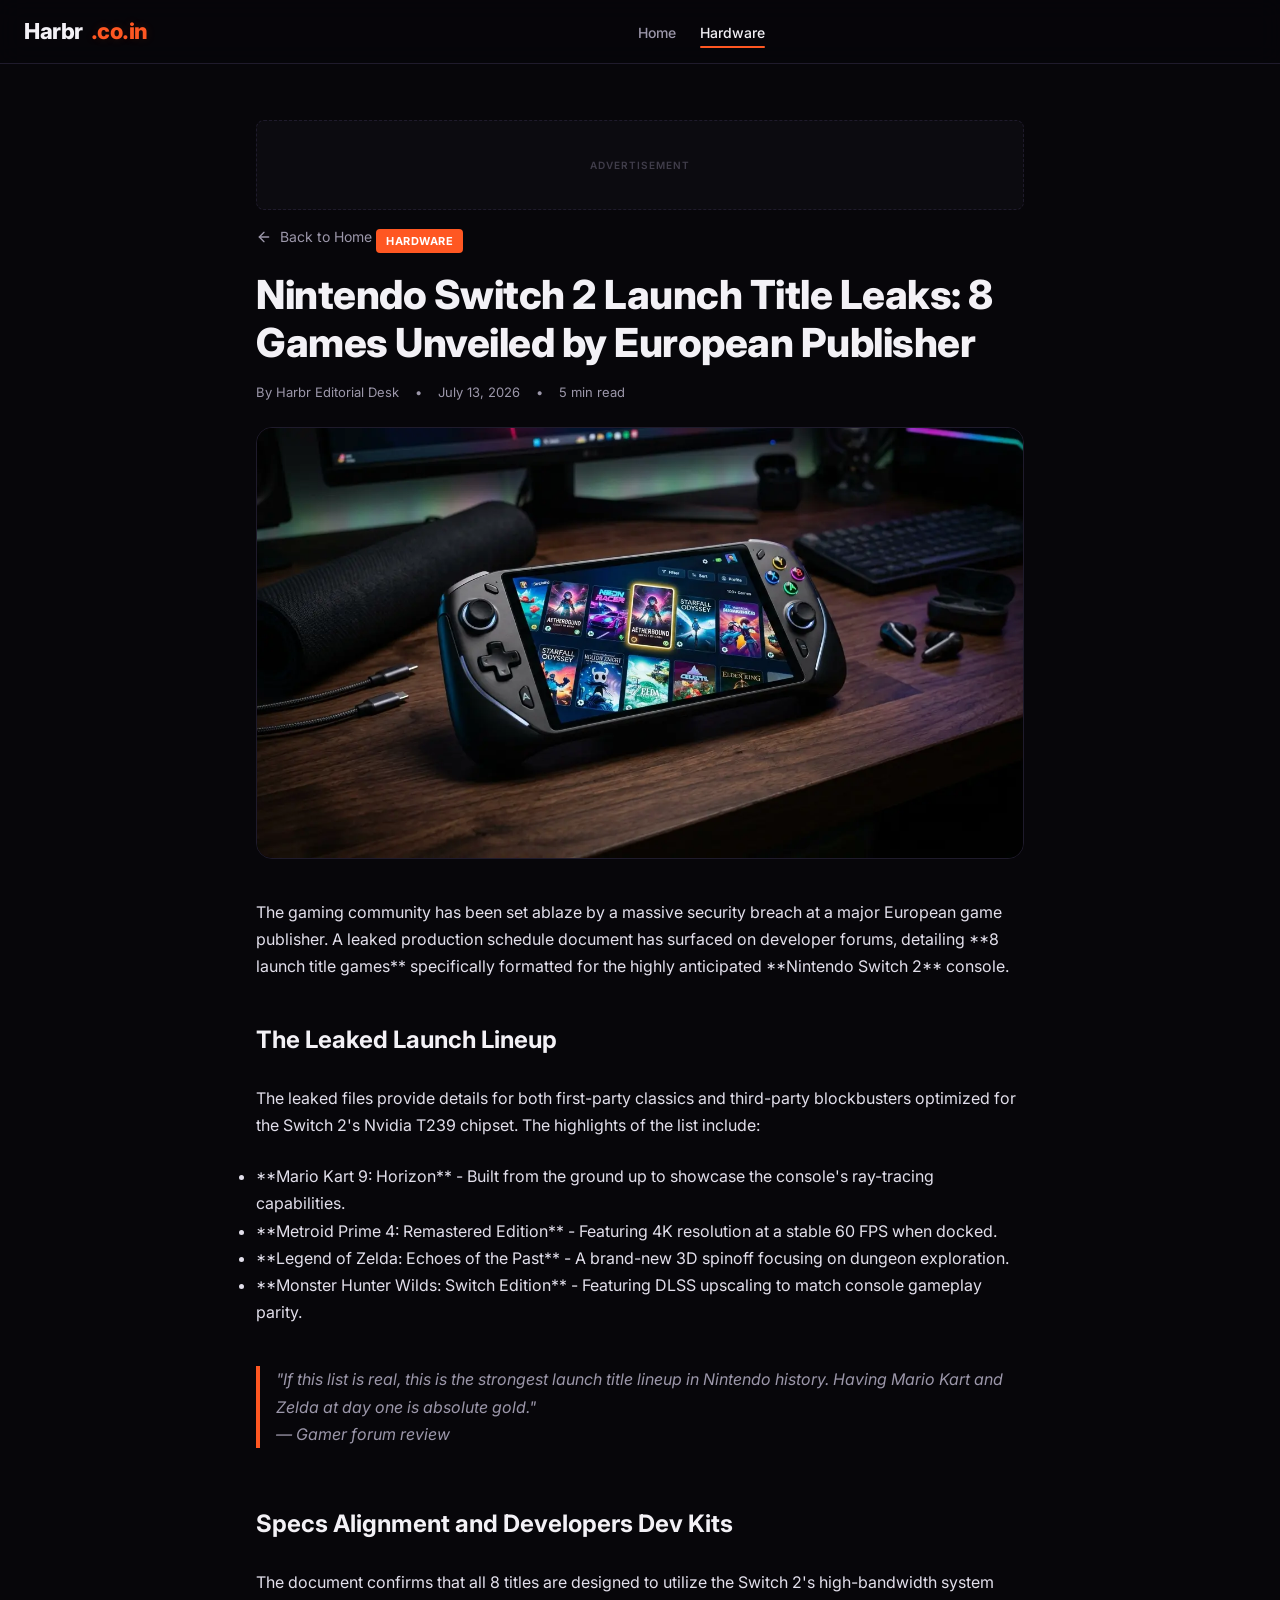
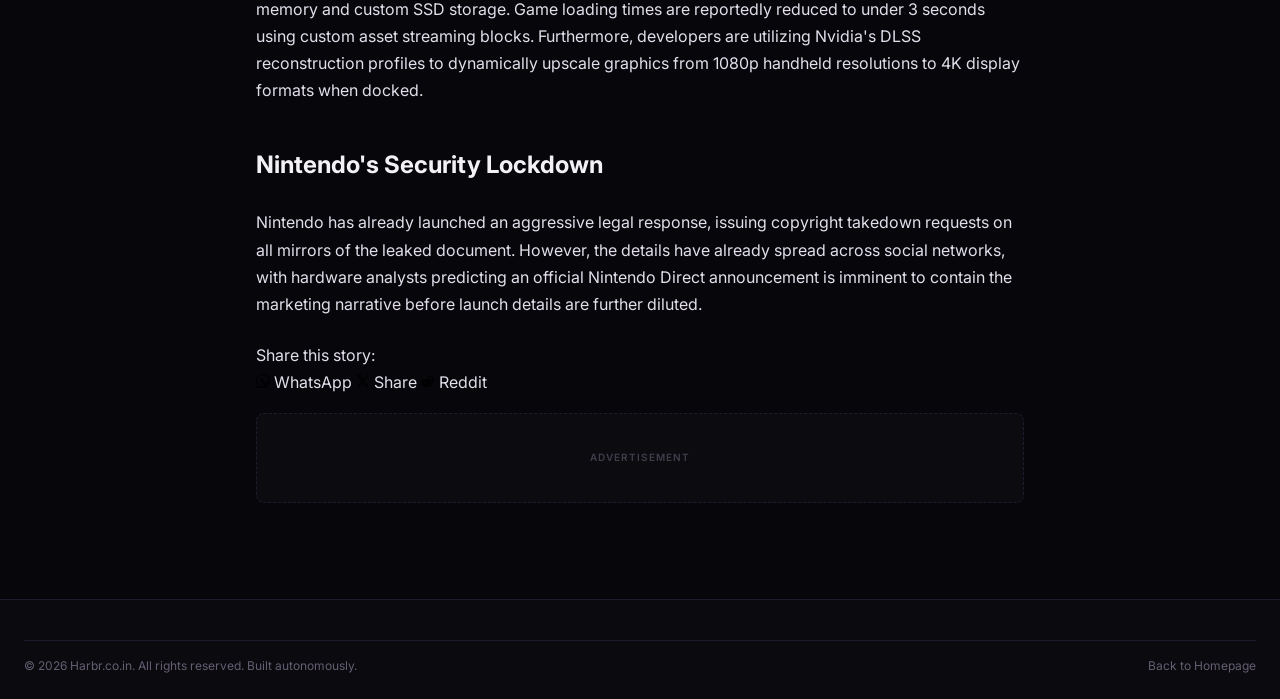
<file: switch-2-launch-titles-leak.html>
<!DOCTYPE html>
<html lang="en">
<head>
    <meta charset="UTF-8">
    <meta name="viewport" content="width=device-width, initial-scale=1.0">
    <title>Nintendo Switch 2 Launch Title Leaks: 8 Games Unveiled by European Publisher — Harbr</title>
    <meta name="description" content="A server leak from a major European game publisher has exposed 8 launch titles for the upcoming Nintendo Switch 2, including a new Mario Kart and Metroid Prime.">
    <!-- OG Meta Injected Start -->
    <!-- Google AdSense (Optimized Lazy Load) -->
    <script>
    (function() {
        var adsenseLoaded = false;
        function loadAdSense() {
            if (adsenseLoaded) return;
            adsenseLoaded = true;
            var script = document.createElement('script');
            script.async = true;
            script.src = 'https://pagead2.googlesyndication.com/pagead/js/adsbygoogle.js?client=ca-pub-1650980062663955';
            script.crossOrigin = 'anonymous';
            document.head.appendChild(script);
        }
        window.addEventListener('scroll', loadAdSense, { passive: true });
        window.addEventListener('touchstart', loadAdSense, { passive: true });
        window.addEventListener('mousemove', loadAdSense, { passive: true });
        setTimeout(loadAdSense, 3500);
    })();
    </script>

    <!-- LCP Image Preload -->
    <link rel="preload" as="image" href="assets/switch-2-games.webp">

    <!-- Open Graph / Facebook -->
    <meta property="og:type" content="article">
    <meta property="og:url" content="https://harbr.co.in/switch-2-launch-titles-leak.html">
    <meta property="og:title" content="Nintendo Switch 2 Launch Title Leaks: 8 Games Unveiled by European Publisher">
    <meta property="og:description" content="A server leak from a major European game publisher has exposed 8 launch titles for the upcoming Nintendo Switch 2, including a new Mario Kart and Metroid Prime.">
    <meta property="og:image" content="https://harbr.co.in/assets/switch-2-games.webp">
    <meta property="article:published_time" content="2026-07-13">
    <meta property="article:section" content="Hardware">

    <!-- Twitter -->
    <meta name="twitter:card" content="summary_large_image">
    <meta name="twitter:url" content="https://harbr.co.in/switch-2-launch-titles-leak.html">
    <meta name="twitter:title" content="Nintendo Switch 2 Launch Title Leaks: 8 Games Unveiled by European Publisher">
    <meta name="twitter:description" content="A server leak from a major European game publisher has exposed 8 launch titles for the upcoming Nintendo Switch 2, including a new Mario Kart and Metroid Prime.">
    <meta name="twitter:image" content="https://harbr.co.in/assets/switch-2-games.webp">

    <!-- JSON-LD Schema -->
    <script type="application/ld+json">
    {
      "@context": "https://schema.org",
      "@type": "NewsArticle",
      "headline": "Nintendo Switch 2 Launch Title Leaks: 8 Games Unveiled by European Publisher",
      "image": [
        "https://harbr.co.in/assets/switch-2-games.webp"
      ],
      "datePublished": "2026-07-13T08:00:00+05:30",
      "dateModified": "2026-07-13T08:00:00+05:30",
      "author": {
        "@type": "Person",
        "name": "Harbr Editorial Desk",
        "url": "https://harbr.co.in/"
      },
      "publisher": {
        "@type": "Organization",
        "name": "Harbr",
        "logo": {
          "@type": "ImageObject",
          "url": "https://harbr.co.in/assets/suno-ai.webp"
        }
      },
      "description": "A server leak from a major European game publisher has exposed 8 launch titles for the upcoming Nintendo Switch 2, including a new Mario Kart and Metroid Prime."
    }
    </script>
    <!-- OG Meta Injected End -->
    <!-- Google Fonts Inter -->
    <link rel="preconnect" href="https://fonts.googleapis.com">
    <link rel="preconnect" href="https://fonts.gstatic.com" crossorigin>
    <link href="https://fonts.googleapis.com/css2?family=Inter:wght@300;400;500;600;700;800&display=swap" rel="stylesheet">
    <link rel="stylesheet" href="index.css">
</head>
<body>
    <div class="app-shell">
        <!-- HEADER -->
        <header class="main-header">
            <div class="nav-container">
                <a href="index.html" class="logo">
                    Harbr<span class="logo-accent">.co.in</span>
                </a>
                <nav class="nav-links-wrap">
                    <ul class="nav-links">
                        <li><a href="index.html">Home</a></li>
                        <li><a href="index.html" class="active">Hardware</a></li>
                    </ul>
                </nav>
                <div class="header-actions">
                    <button class="menu-toggle" id="mobile-menu-btn" aria-label="Toggle mobile menu">
                        <svg width="18" height="18" viewBox="0 0 24 24" fill="none" stroke="currentColor" stroke-width="2" stroke-linecap="round" stroke-linejoin="round"><line x1="3" y1="12" x2="21" y2="12"></line><line x1="3" y1="6" x2="21" y2="6"></line><line x1="3" y1="18" x2="21" y2="18"></line></svg>
                    </button>
                </div>
            </div>
        </header>

        <!-- ARTICLE MAIN BODY -->
        <main class="article-detail-wrap">
            <!-- Ad Slot Above Content -->
            <div class="ad-slot"></div>

            <article class="article-content">
                <header class="article-header">
                    <a href="index.html" class="article-back-link">
                        <svg width="16" height="16" viewBox="0 0 24 24" fill="none" stroke="currentColor" stroke-width="2" stroke-linecap="round" stroke-linejoin="round"><line x1="19" y1="12" x2="5" y2="12"></line><polyline points="12 19 5 12 12 5"></polyline></svg>
                        Back to Home
                    </a>
                    <span class="card-tag">Hardware</span>
                    <h1 class="article-headline">Nintendo Switch 2 Launch Title Leaks: 8 Games Unveiled by European Publisher</h1>
                    <div class="featured-meta">
                        <span>By Harbr Editorial Desk</span>
                        <span>&bull;</span>
                        <span>July 13, 2026</span>
                        <span>&bull;</span>
                        <span>5 min read</span>
                    </div>
                </header>

                <div class="article-banner">
                    <img src="assets/switch-2-games.webp" alt="Nintendo Switch 2 Launch Title Leaks: 8 Games Unveiled by European Publisher">
                </div>

                <div class="article-body">
                    <p>The gaming community has been set ablaze by a massive security breach at a major European game publisher. A leaked production schedule document has surfaced on developer forums, detailing **8 launch title games** specifically formatted for the highly anticipated **Nintendo Switch 2** console.</p><h2>The Leaked Launch Lineup</h2><p>The leaked files provide details for both first-party classics and third-party blockbusters optimized for the Switch 2's Nvidia T239 chipset. The highlights of the list include:</p><ul><li>**Mario Kart 9: Horizon** - Built from the ground up to showcase the console's ray-tracing capabilities.</li><li>**Metroid Prime 4: Remastered Edition** - Featuring 4K resolution at a stable 60 FPS when docked.</li><li>**Legend of Zelda: Echoes of the Past** - A brand-new 3D spinoff focusing on dungeon exploration.</li><li>**Monster Hunter Wilds: Switch Edition** - Featuring DLSS upscaling to match console gameplay parity.</li></ul><blockquote>"If this list is real, this is the strongest launch title lineup in Nintendo history. Having Mario Kart and Zelda at day one is absolute gold."<br>— Gamer forum review</blockquote><h2>Specs Alignment and Developers Dev Kits</h2><p>The document confirms that all 8 titles are designed to utilize the Switch 2's high-bandwidth system memory and custom SSD storage. Game loading times are reportedly reduced to under 3 seconds using custom asset streaming blocks. Furthermore, developers are utilizing Nvidia's DLSS reconstruction profiles to dynamically upscale graphics from 1080p handheld resolutions to 4K display formats when docked.</p><h2>Nintendo's Security Lockdown</h2><p>Nintendo has already launched an aggressive legal response, issuing copyright takedown requests on all mirrors of the leaked document. However, the details have already spread across social networks, with hardware analysts predicting an official Nintendo Direct announcement is imminent to contain the marketing narrative before launch details are further diluted.</p>
            <!-- Social Share Injected Start -->
            <div class="social-share-wrap">
                <span class="share-title">Share this story:</span>
                <div class="share-buttons">
                    <a href="https://api.whatsapp.com/send?text=Check%20this%20out:%20Nintendo Switch 2 Launch Title Leaks: 8 Games Unveiled by European Publisher%20https://harbr.co.in/switch-2-launch-titles-leak.html" target="_blank" class="share-btn whatsapp" aria-label="Share on WhatsApp">
                        <svg width="14" height="14" viewBox="0 0 24 24"><path d="M.057 24l1.687-6.163c-1.041-1.804-1.588-3.849-1.587-5.946C.06 5.348 5.397.01 12.008.01c3.202.001 6.212 1.246 8.477 3.514 2.266 2.268 3.507 5.28 3.505 8.484-.004 6.657-5.34 11.997-11.953 11.997-2.005-.001-3.973-.502-5.724-1.457L0 24zm6.59-4.846c1.6.95 3.188 1.449 4.825 1.451 5.436 0 9.86-4.42 9.864-9.864.002-2.637-1.03-5.114-2.906-6.99C16.657 1.875 14.18 1.84 11.55 1.84c-5.436 0-9.86 4.42-9.864 9.864-.001 1.73.488 3.415 1.417 4.887L2.098 21.8l5.349-1.401zM18.06 14.7c-.3-.15-1.785-.88-2.067-.98-.28-.1-.49-.15-.69.15-.2.3-.78 1-.96 1.21-.18.21-.36.24-.66.09-1.1-.55-1.9-1.1-2.65-2.4-.2-.35-.2-.7.1-.98.27-.27.6-.7.9-.9.1-.15.15-.27.2-.45.05-.18-.02-.34-.1-.49-.07-.15-.69-1.66-.95-2.28-.25-.6-.5-.5-.69-.5-.18-.01-.4-.01-.61-.01-.21 0-.55.08-.84.4-.3.32-1.14 1.12-1.14 2.73s1.17 3.17 1.33 3.39c.16.21 2.3 3.52 5.58 4.93.78.33 1.39.53 1.86.68.78.25 1.5.21 2.06.13.62-.09 1.78-.73 2.03-1.43.25-.7.25-1.3.18-1.43-.07-.12-.27-.2-.58-.35z"/></svg>
                        WhatsApp
                    </a>
                    <a href="https://twitter.com/intent/tweet?text=Nintendo Switch 2 Launch Title Leaks: 8 Games Unveiled by European Publisher&url=https://harbr.co.in/switch-2-launch-titles-leak.html" target="_blank" class="share-btn twitter" aria-label="Share on X">
                        <svg width="14" height="14" viewBox="0 0 24 24"><path d="M18.244 2.25h3.308l-7.227 8.26 8.502 11.24H16.17l-5.214-6.817L4.99 21.75H1.68l7.73-8.835L1.254 2.25H8.08l4.713 6.231zm-1.161 17.52h1.833L7.084 4.126H5.117z"/></svg>
                        Share
                    </a>
                    <a href="https://www.reddit.com/submit?url=https://harbr.co.in/switch-2-launch-titles-leak.html&title=Nintendo Switch 2 Launch Title Leaks: 8 Games Unveiled by European Publisher" target="_blank" class="share-btn reddit" aria-label="Share on Reddit">
                        <svg width="14" height="14" viewBox="0 0 24 24"><path d="M24 11.5c0-1.65-1.35-3-3-3-.96 0-1.86.48-2.42 1.24-1.64-1-3.85-1.64-6.29-1.72l1.35-4.24 3.71.79c.05.89.79 1.6 1.7 1.6 1.02 0 1.85-.83 1.85-1.85S20.15 2.5 19.13 2.5c-.83 0-1.54.55-1.77 1.29l-4.07-.87c-.3-.06-.59.12-.68.4l-1.61 5.07c-2.52.04-4.8.68-6.49 1.71C3.96 9.35 3.05 8.87 2.07 8.87c-1.65 0-3 1.35-3 3 0 1.12.63 2.1 1.56 2.6-.1.35-.15.71-.15 1.08 0 3.79 4.39 6.88 9.77 6.88s9.77-3.09 9.77-6.88c0-.37-.05-.73-.15-1.08.92-.5 1.55-1.48 1.55-2.6zm-18.86 3c0-1 .81-1.81 1.81-1.81.99 0 1.81.81 1.81 1.81 0 1-.82 1.81-1.81 1.81-.99-.01-1.81-.82-1.81-1.81zm11.16 3.63c-1.79 1.79-5.18 1.79-6.97 0-.19-.19-.19-.51 0-.7.19-.19.51-.19.7 0 1.41 1.41 4.14 1.41 5.56 0 .19-.19.51-.19.7 0 .2.19.2.51-.01.7zm-.11-1.82c-.99 0-1.81-.81-1.81-1.81 0-1 .81-1.81 1.81-1.81.99 0 1.81.81 1.81 1.81 0 1-.82 1.81-1.81 1.81z"/></svg>
                        Reddit
                    </a>
                </div>
            </div>
            <!-- Social Share Injected End -->
</div>
            </article>

            <!-- Ad Slot Below Content -->
            <div class="ad-slot"></div>
        </main>

        <!-- FOOTER -->
        <footer class="main-footer">
            <div class="footer-container">
                <div class="footer-bottom">
                    <span>&copy; 2026 Harbr.co.in. All rights reserved. Built autonomously.</span>
                    <a href="index.html">Back to Homepage</a>
                </div>
            </div>
        </footer>

        <!-- MOBILE NAVIGATION DRAWER -->
        <div class="mobile-drawer" id="mobile-drawer">
            <div class="drawer-backdrop" id="drawer-backdrop"></div>
            <div class="drawer-content">
                <div class="drawer-header">
                    <a href="index.html" class="logo">
                        Harbr<span class="logo-accent">.co.in</span>
                    </a>
                    <button class="drawer-close" id="drawer-close-btn" aria-label="Close mobile menu">
                        <svg width="24" height="24" viewBox="0 0 24 24" fill="none" stroke="currentColor" stroke-width="2" stroke-linecap="round" stroke-linejoin="round"><line x1="18" y1="6" x2="6" y2="18"></line><line x1="6" y1="6" x2="18" y2="18"></line></svg>
                    </button>
                </div>
                <div class="drawer-body">
                    <ul class="drawer-links">
                        <li><a href="index.html">Home</a></li>
                        <li><a href="index.html" class="active">Hardware</a></li>
                    </ul>
                    <!-- Ad Slot inside drawer -->
                    <div class="ad-slot"></div>
                </div>
            </div>
        </div>
    </div>

    <!-- Script connection -->
    <script src="index.js" defer></script>
</body>
</html>
</file>
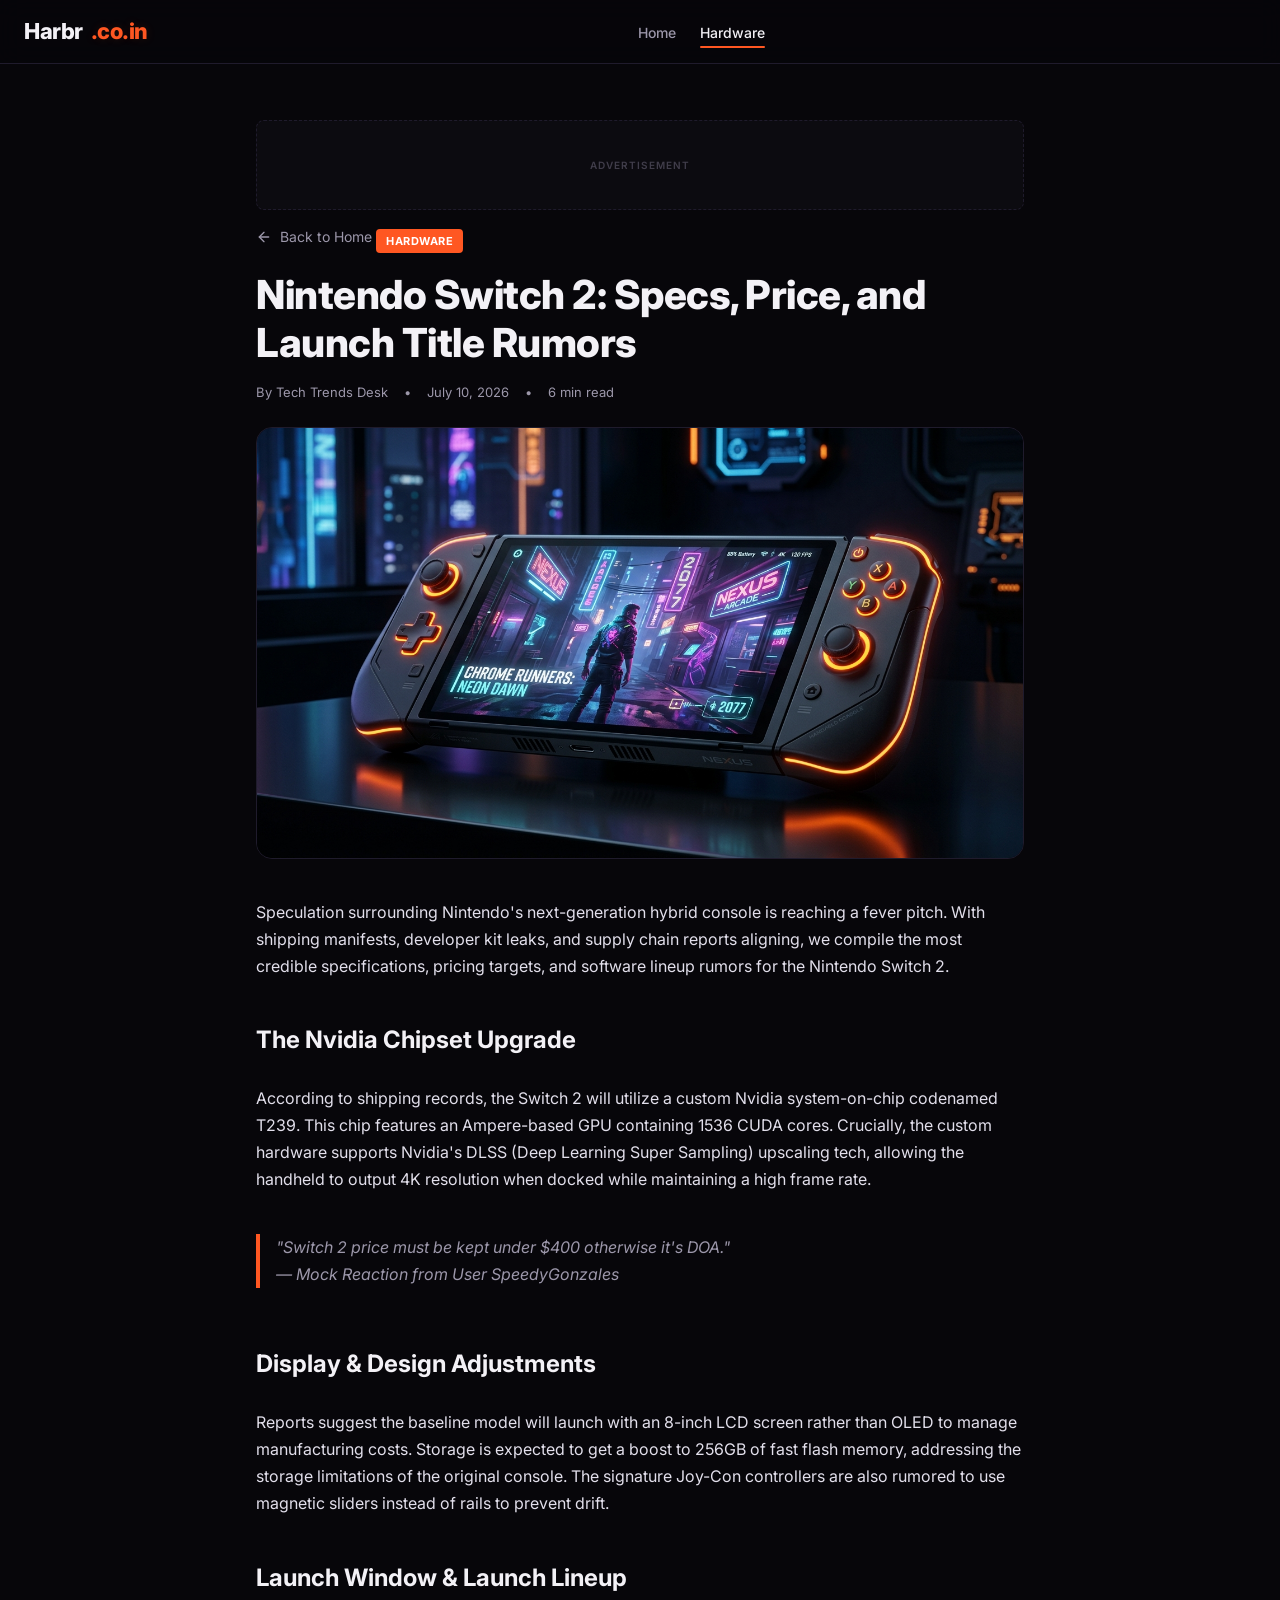
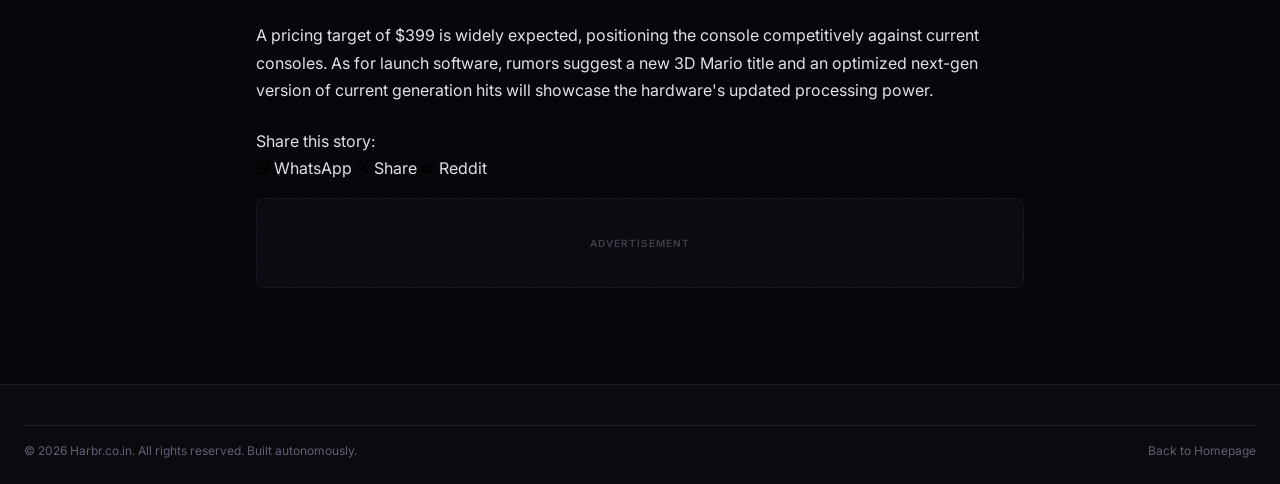
<file: switch-2.html>
<!DOCTYPE html>
<html lang="en">
<head>
    <meta charset="UTF-8">
    <meta name="viewport" content="width=device-width, initial-scale=1.0">
    <title>Nintendo Switch 2: Specs, Price, and Launch Title Rumors — Harbr</title>
    <meta name="description" content="Read about the latest Nintendo Switch 2 rumors, developer kit details, custom Nvidia Tegra hardware specs, and pricing estimations.">
    <!-- OG Meta Injected Start -->
    <!-- Google AdSense (Optimized Lazy Load) -->
    <script>
    (function() {
        var adsenseLoaded = false;
        function loadAdSense() {
            if (adsenseLoaded) return;
            adsenseLoaded = true;
            var script = document.createElement('script');
            script.async = true;
            script.src = 'https://pagead2.googlesyndication.com/pagead/js/adsbygoogle.js?client=ca-pub-1650980062663955';
            script.crossOrigin = 'anonymous';
            document.head.appendChild(script);
        }
        window.addEventListener('scroll', loadAdSense, { passive: true });
        window.addEventListener('touchstart', loadAdSense, { passive: true });
        window.addEventListener('mousemove', loadAdSense, { passive: true });
        setTimeout(loadAdSense, 3500);
    })();
    </script>

    <!-- LCP Image Preload -->
    <link rel="preload" as="image" href="assets/switch-2.webp">

    <!-- Open Graph / Facebook -->
    <meta property="og:type" content="article">
    <meta property="og:url" content="https://harbr.co.in/switch-2.html">
    <meta property="og:title" content="Nintendo Switch 2: Specs, Price, and Launch Title Rumors">
    <meta property="og:description" content="Read about the latest Nintendo Switch 2 rumors, developer kit details, custom Nvidia Tegra hardware specs, and pricing estimations.">
    <meta property="og:image" content="https://harbr.co.in/assets/switch-2.webp">
    <meta property="article:published_time" content="2026-07-13">
    <meta property="article:section" content="Hardware">

    <!-- Twitter -->
    <meta name="twitter:card" content="summary_large_image">
    <meta name="twitter:url" content="https://harbr.co.in/switch-2.html">
    <meta name="twitter:title" content="Nintendo Switch 2: Specs, Price, and Launch Title Rumors">
    <meta name="twitter:description" content="Read about the latest Nintendo Switch 2 rumors, developer kit details, custom Nvidia Tegra hardware specs, and pricing estimations.">
    <meta name="twitter:image" content="https://harbr.co.in/assets/switch-2.webp">

    <!-- JSON-LD Schema -->
    <script type="application/ld+json">
    {
      "@context": "https://schema.org",
      "@type": "NewsArticle",
      "headline": "Nintendo Switch 2: Specs, Price, and Launch Title Rumors",
      "image": [
        "https://harbr.co.in/assets/switch-2.webp"
      ],
      "datePublished": "2026-07-13T08:00:00+05:30",
      "dateModified": "2026-07-13T08:00:00+05:30",
      "author": {
        "@type": "Person",
        "name": "Harbr Editorial Desk",
        "url": "https://harbr.co.in/"
      },
      "publisher": {
        "@type": "Organization",
        "name": "Harbr",
        "logo": {
          "@type": "ImageObject",
          "url": "https://harbr.co.in/assets/suno-ai.webp"
        }
      },
      "description": "Read about the latest Nintendo Switch 2 rumors, developer kit details, custom Nvidia Tegra hardware specs, and pricing estimations."
    }
    </script>
    <!-- OG Meta Injected End -->
    <!-- Google Fonts Inter -->
    <link rel="preconnect" href="https://fonts.googleapis.com">
    <link rel="preconnect" href="https://fonts.gstatic.com" crossorigin>
    <link href="https://fonts.googleapis.com/css2?family=Inter:wght@300;400;500;600;700;800&display=swap" rel="stylesheet">
    <link rel="stylesheet" href="index.css">
</head>
<body>
    <div class="app-shell">
        <!-- HEADER -->
        <header class="main-header">
            <div class="nav-container">
                <a href="index.html" class="logo">
                    Harbr<span class="logo-accent">.co.in</span>
                </a>
                <nav class="nav-links-wrap">
                    <ul class="nav-links">
                        <li><a href="index.html">Home</a></li>
                        <li><a href="index.html" class="active">Hardware</a></li>
                    </ul>
                </nav>
                <div class="header-actions">
                    <button class="menu-toggle" id="mobile-menu-btn" aria-label="Toggle mobile menu">
                        <svg width="18" height="18" viewBox="0 0 24 24" fill="none" stroke="currentColor" stroke-width="2" stroke-linecap="round" stroke-linejoin="round"><line x1="3" y1="12" x2="21" y2="12"></line><line x1="3" y1="6" x2="21" y2="6"></line><line x1="3" y1="18" x2="21" y2="18"></line></svg>
                    </button>
                </div>
            </div>
        </header>

        <!-- ARTICLE MAIN BODY -->
        <main class="article-detail-wrap">
            <!-- Ad Slot Above Content -->
            <div class="ad-slot"></div>

            <article class="article-content">
                <header class="article-header">
                    <a href="index.html" class="article-back-link">
                        <svg width="16" height="16" viewBox="0 0 24 24" fill="none" stroke="currentColor" stroke-width="2" stroke-linecap="round" stroke-linejoin="round"><line x1="19" y1="12" x2="5" y2="12"></line><polyline points="12 19 5 12 12 5"></polyline></svg>
                        Back to Home
                    </a>
                    <span class="card-tag">Hardware</span>
                    <h1 class="article-headline">Nintendo Switch 2: Specs, Price, and Launch Title Rumors</h1>
                    <div class="featured-meta">
                        <span>By Tech Trends Desk</span>
                        <span>&bull;</span>
                        <span>July 10, 2026</span>
                        <span>&bull;</span>
                        <span>6 min read</span>
                    </div>
                </header>

                <div class="article-banner">
                    <img src="assets/switch-2.webp" alt="Nintendo Switch 2 concept handheld design">
                </div>

                <div class="article-body">
                    <p>
                        Speculation surrounding Nintendo's next-generation hybrid console is reaching a fever pitch. 
                        With shipping manifests, developer kit leaks, and supply chain reports aligning, we compile the 
                        most credible specifications, pricing targets, and software lineup rumors for the Nintendo Switch 2.
                    </p>

                    <h2>The Nvidia Chipset Upgrade</h2>
                    <p>
                        According to shipping records, the Switch 2 will utilize a custom Nvidia system-on-chip codenamed T239. 
                        This chip features an Ampere-based GPU containing 1536 CUDA cores. Crucially, the custom hardware supports 
                        Nvidia's DLSS (Deep Learning Super Sampling) upscaling tech, allowing the handheld to output 4K resolution 
                        when docked while maintaining a high frame rate.
                    </p>

                    <blockquote>
                        "Switch 2 price must be kept under $400 otherwise it's DOA."
                        <br>— Mock Reaction from User SpeedyGonzales
                    </blockquote>

                    <h2>Display & Design Adjustments</h2>
                    <p>
                        Reports suggest the baseline model will launch with an 8-inch LCD screen rather than OLED to manage 
                        manufacturing costs. Storage is expected to get a boost to 256GB of fast flash memory, addressing 
                        the storage limitations of the original console. The signature Joy-Con controllers are also rumored 
                        to use magnetic sliders instead of rails to prevent drift.
                    </p>

                    <h2>Launch Window & Launch Lineup</h2>
                    <p>
                        A pricing target of $399 is widely expected, positioning the console competitively against current consoles. 
                        As for launch software, rumors suggest a new 3D Mario title and an optimized next-gen version of 
                        current generation hits will showcase the hardware's updated processing power.
                    </p>
            <!-- Social Share Injected Start -->
            <div class="social-share-wrap">
                <span class="share-title">Share this story:</span>
                <div class="share-buttons">
                    <a href="https://api.whatsapp.com/send?text=Check%20this%20out:%20Nintendo Switch 2: Specs, Price, and Launch Title Rumors%20https://harbr.co.in/switch-2.html" target="_blank" class="share-btn whatsapp" aria-label="Share on WhatsApp">
                        <svg width="14" height="14" viewBox="0 0 24 24"><path d="M.057 24l1.687-6.163c-1.041-1.804-1.588-3.849-1.587-5.946C.06 5.348 5.397.01 12.008.01c3.202.001 6.212 1.246 8.477 3.514 2.266 2.268 3.507 5.28 3.505 8.484-.004 6.657-5.34 11.997-11.953 11.997-2.005-.001-3.973-.502-5.724-1.457L0 24zm6.59-4.846c1.6.95 3.188 1.449 4.825 1.451 5.436 0 9.86-4.42 9.864-9.864.002-2.637-1.03-5.114-2.906-6.99C16.657 1.875 14.18 1.84 11.55 1.84c-5.436 0-9.86 4.42-9.864 9.864-.001 1.73.488 3.415 1.417 4.887L2.098 21.8l5.349-1.401zM18.06 14.7c-.3-.15-1.785-.88-2.067-.98-.28-.1-.49-.15-.69.15-.2.3-.78 1-.96 1.21-.18.21-.36.24-.66.09-1.1-.55-1.9-1.1-2.65-2.4-.2-.35-.2-.7.1-.98.27-.27.6-.7.9-.9.1-.15.15-.27.2-.45.05-.18-.02-.34-.1-.49-.07-.15-.69-1.66-.95-2.28-.25-.6-.5-.5-.69-.5-.18-.01-.4-.01-.61-.01-.21 0-.55.08-.84.4-.3.32-1.14 1.12-1.14 2.73s1.17 3.17 1.33 3.39c.16.21 2.3 3.52 5.58 4.93.78.33 1.39.53 1.86.68.78.25 1.5.21 2.06.13.62-.09 1.78-.73 2.03-1.43.25-.7.25-1.3.18-1.43-.07-.12-.27-.2-.58-.35z"/></svg>
                        WhatsApp
                    </a>
                    <a href="https://twitter.com/intent/tweet?text=Nintendo Switch 2: Specs, Price, and Launch Title Rumors&url=https://harbr.co.in/switch-2.html" target="_blank" class="share-btn twitter" aria-label="Share on X">
                        <svg width="14" height="14" viewBox="0 0 24 24"><path d="M18.244 2.25h3.308l-7.227 8.26 8.502 11.24H16.17l-5.214-6.817L4.99 21.75H1.68l7.73-8.835L1.254 2.25H8.08l4.713 6.231zm-1.161 17.52h1.833L7.084 4.126H5.117z"/></svg>
                        Share
                    </a>
                    <a href="https://www.reddit.com/submit?url=https://harbr.co.in/switch-2.html&title=Nintendo Switch 2: Specs, Price, and Launch Title Rumors" target="_blank" class="share-btn reddit" aria-label="Share on Reddit">
                        <svg width="14" height="14" viewBox="0 0 24 24"><path d="M24 11.5c0-1.65-1.35-3-3-3-.96 0-1.86.48-2.42 1.24-1.64-1-3.85-1.64-6.29-1.72l1.35-4.24 3.71.79c.05.89.79 1.6 1.7 1.6 1.02 0 1.85-.83 1.85-1.85S20.15 2.5 19.13 2.5c-.83 0-1.54.55-1.77 1.29l-4.07-.87c-.3-.06-.59.12-.68.4l-1.61 5.07c-2.52.04-4.8.68-6.49 1.71C3.96 9.35 3.05 8.87 2.07 8.87c-1.65 0-3 1.35-3 3 0 1.12.63 2.1 1.56 2.6-.1.35-.15.71-.15 1.08 0 3.79 4.39 6.88 9.77 6.88s9.77-3.09 9.77-6.88c0-.37-.05-.73-.15-1.08.92-.5 1.55-1.48 1.55-2.6zm-18.86 3c0-1 .81-1.81 1.81-1.81.99 0 1.81.81 1.81 1.81 0 1-.82 1.81-1.81 1.81-.99-.01-1.81-.82-1.81-1.81zm11.16 3.63c-1.79 1.79-5.18 1.79-6.97 0-.19-.19-.19-.51 0-.7.19-.19.51-.19.7 0 1.41 1.41 4.14 1.41 5.56 0 .19-.19.51-.19.7 0 .2.19.2.51-.01.7zm-.11-1.82c-.99 0-1.81-.81-1.81-1.81 0-1 .81-1.81 1.81-1.81.99 0 1.81.81 1.81 1.81 0 1-.82 1.81-1.81 1.81z"/></svg>
                        Reddit
                    </a>
                </div>
            </div>
            <!-- Social Share Injected End -->
</div>
            </article>

            <!-- Ad Slot Below Content -->
            <div class="ad-slot"></div>
        </main>

        <!-- FOOTER -->
        <footer class="main-footer">
            <div class="footer-container">
                <div class="footer-bottom">
                    <span>&copy; 2026 Harbr.co.in. All rights reserved. Built autonomously.</span>
                    <a href="index.html">Back to Homepage</a>
                </div>
            </div>
        </footer>

        <!-- MOBILE NAVIGATION DRAWER -->
        <div class="mobile-drawer" id="mobile-drawer">
            <div class="drawer-backdrop" id="drawer-backdrop"></div>
            <div class="drawer-content">
                <div class="drawer-header">
                    <a href="index.html" class="logo">
                        Harbr<span class="logo-accent">.co.in</span>
                    </a>
                    <button class="drawer-close" id="drawer-close-btn" aria-label="Close mobile menu">
                        <svg width="24" height="24" viewBox="0 0 24 24" fill="none" stroke="currentColor" stroke-width="2" stroke-linecap="round" stroke-linejoin="round"><line x1="18" y1="6" x2="6" y2="18"></line><line x1="6" y1="6" x2="18" y2="18"></line></svg>
                    </button>
                </div>
                <div class="drawer-body">
                    <ul class="drawer-links">
                        <li><a href="index.html">Home</a></li>
                        <li><a href="index.html" class="active">Hardware</a></li>
                    </ul>
                    <!-- Ad Slot inside drawer -->
                    <div class="ad-slot"></div>
                </div>
            </div>
        </div>
    </div>

    <!-- Script connection -->
    <script src="index.js" defer></script>
</body>
</html>
</file>
<file: index.css>
/* ==========================================
   HARBR.CO.IN DESIGN SYSTEM (VANILLA CSS)
   ========================================== */

/* 1. Global Reset & Theme Variables */
:root {
    /* Color Palette */
    --color-bg: #07060a;
    --color-card-bg: #121017;
    --color-card-hover: #191722;
    --color-border: #1f1b2c;
    --color-border-hover: #2d283e;
    
    /* Accents */
    --color-accent-orange: #ff5722;
    --color-accent-orange-glow: rgba(255, 87, 34, 0.15);
    --color-accent-violet: #8b5cf6;
    --color-accent-violet-glow: rgba(139, 92, 246, 0.15);
    --color-accent-cyan: #06b6d4;
    
    /* Typography */
    --color-text: #f3f1f6;
    --color-text-muted: #9c97aa;
    --color-text-dim: #645f72;
    
    /* Font Families */
    --font-sans: 'Inter', -apple-system, BlinkMacSystemFont, "Segoe UI", Roboto, sans-serif;
    
    /* Spacing & Borders */
    --spacing-xs: 4px;
    --spacing-sm: 8px;
    --spacing-md: 16px;
    --spacing-lg: 24px;
    --spacing-xl: 40px;
    
    --radius-sm: 4px;
    --radius-md: 8px;
    --radius-lg: 16px;
    --radius-full: 9999px;
    
    --transition-fast: 0.15s ease;
    --transition-smooth: 0.25s cubic-bezier(0.4, 0, 0.2, 1);
    
    --max-width: 1280px;
}

* {
    margin: 0;
    padding: 0;
    box-sizing: border-box;
}

body {
    background-color: var(--color-bg);
    color: var(--color-text);
    font-family: var(--font-sans);
    line-height: 1.5;
    overflow-x: hidden;
}

a {
    color: inherit;
    text-decoration: none;
}

button {
    font-family: inherit;
    border: none;
    background: none;
    cursor: pointer;
    color: inherit;
}

/* Scrollbar Styling */
::-webkit-scrollbar {
    width: 8px;
    height: 8px;
}
::-webkit-scrollbar-track {
    background: var(--color-bg);
}
::-webkit-scrollbar-thumb {
    background: var(--color-border);
    border-radius: var(--radius-full);
}
::-webkit-scrollbar-thumb:hover {
    background: var(--color-border-hover);
}

/* 2. Layout Structure & App Shell */
.app-shell {
    display: flex;
    flex-direction: column;
    min-height: 100vh;
}

/* Header & Ticker */
.ticker-wrap {
    width: 100%;
    background-color: #0d0b13;
    border-bottom: 1px solid var(--color-border);
    overflow: hidden;
    height: 36px;
    display: flex;
    align-items: center;
}

.ticker-title {
    background: linear-gradient(90deg, var(--color-accent-orange), #ff7a00);
    color: #fff;
    padding: 0 12px;
    height: 100%;
    display: flex;
    align-items: center;
    font-size: 11px;
    font-weight: 700;
    text-transform: uppercase;
    letter-spacing: 1px;
    z-index: 10;
    white-space: nowrap;
    position: relative;
}

.ticker-title::after {
    content: '';
    position: absolute;
    right: -10px;
    top: 0;
    border-top: 36px solid #ff7a00;
    border-right: 10px solid transparent;
}

.ticker-content {
    display: flex;
    white-space: nowrap;
    animation: ticker-slide 25s linear infinite;
    padding-left: 20px;
}

.ticker-item {
    display: inline-flex;
    align-items: center;
    margin-right: 40px;
    font-size: 12px;
    color: var(--color-text-muted);
}

.ticker-item::before {
    content: '⚡';
    margin-right: 8px;
    color: var(--color-accent-orange);
}

.ticker-item span {
    color: var(--color-text);
    font-weight: 500;
    margin-left: 4px;
}

@keyframes ticker-slide {
    0% { transform: translate3d(0, 0, 0); }
    100% { transform: translate3d(-50%, 0, 0); }
}

/* Main Navigation Header */
.main-header {
    background-color: rgba(7, 6, 10, 0.85);
    backdrop-filter: blur(12px);
    -webkit-backdrop-filter: blur(12px);
    border-bottom: 1px solid var(--color-border);
    position: sticky;
    top: 0;
    z-index: 100;
    height: 64px;
}

.nav-container {
    max-width: var(--max-width);
    margin: 0 auto;
    padding: 0 var(--spacing-lg);
    height: 100%;
    display: flex;
    justify-content: space-between;
    align-items: center;
}

.logo {
    display: flex;
    align-items: center;
    gap: 8px;
    font-size: 22px;
    font-weight: 800;
    letter-spacing: -0.5px;
    color: var(--color-text);
}

.logo-accent {
    color: var(--color-accent-orange);
    text-shadow: 0 0 10px var(--color-accent-orange-glow);
}

.nav-links {
    display: flex;
    gap: var(--spacing-lg);
    list-style: none;
}

.nav-links a {
    font-size: 14px;
    font-weight: 500;
    color: var(--color-text-muted);
    transition: var(--transition-fast);
    padding: 6px 0;
    position: relative;
}

.nav-links a:hover, .nav-links a.active {
    color: var(--color-text);
}

.nav-links a.active::after {
    content: '';
    position: absolute;
    bottom: -1px;
    left: 0;
    right: 0;
    height: 2px;
    background-color: var(--color-accent-orange);
    border-radius: var(--radius-full);
}

.header-actions {
    display: flex;
    align-items: center;
    gap: var(--spacing-md);
}

.search-btn, .menu-toggle {
    width: 36px;
    height: 36px;
    border-radius: var(--radius-md);
    border: 1px solid var(--color-border);
    display: flex;
    align-items: center;
    justify-content: center;
    color: var(--color-text-muted);
    transition: var(--transition-fast);
}

.search-btn:hover, .menu-toggle:hover {
    color: var(--color-text);
    background-color: var(--color-card-bg);
    border-color: var(--color-border-hover);
}

.menu-toggle {
    display: none;
}

/* 3. Page Layout Grid */
.main-wrapper {
    max-width: var(--max-width);
    margin: 0 auto;
    width: 100%;
    padding: var(--spacing-lg);
    flex-grow: 1;
    display: grid;
    grid-template-columns: 1fr 300px;
    gap: var(--spacing-lg);
}

.content-area {
    display: flex;
    flex-direction: column;
    gap: var(--spacing-xl);
}

/* 4. Hero Section */
.hero-section {
    display: grid;
    grid-template-columns: 1.3fr 1fr;
    gap: var(--spacing-lg);
    min-height: 420px;
}

.featured-card {
    grid-column: span 2;
    position: relative;
    border-radius: var(--radius-lg);
    overflow: hidden;
    border: 1px solid var(--color-border);
    display: flex;
    flex-direction: column;
    justify-content: flex-end;
    padding: var(--spacing-xl) var(--spacing-lg);
    background-size: cover;
    background-position: center;
    min-height: 380px;
    transition: var(--transition-smooth);
}

.featured-card::before {
    content: '';
    position: absolute;
    inset: 0;
    background: linear-gradient(180deg, rgba(7,6,10,0) 20%, rgba(7,6,10,0.95) 90%);
    z-index: 1;
}

.featured-card:hover {
    border-color: var(--color-accent-orange);
    transform: translateY(-2px);
    box-shadow: 0 8px 30px rgba(0, 0, 0, 0.5);
}

.card-tag {
    background-color: var(--color-accent-orange);
    color: #fff;
    padding: 4px 10px;
    border-radius: var(--radius-sm);
    font-size: 11px;
    font-weight: 700;
    text-transform: uppercase;
    letter-spacing: 0.5px;
    display: inline-block;
    align-self: flex-start;
    margin-bottom: var(--spacing-md);
    z-index: 2;
}

.card-tag.violet {
    background-color: var(--color-accent-violet);
}

.card-tag.cyan {
    background-color: var(--color-accent-cyan);
}

.featured-title {
    font-size: 32px;
    font-weight: 800;
    line-height: 1.2;
    margin-bottom: var(--spacing-sm);
    z-index: 2;
    letter-spacing: -0.5px;
    text-shadow: 0 2px 4px rgba(0, 0, 0, 0.4);
}

.featured-meta {
    display: flex;
    align-items: center;
    gap: var(--spacing-md);
    color: var(--color-text-muted);
    font-size: 13px;
    z-index: 2;
}

.meta-item {
    display: flex;
    align-items: center;
    gap: 6px;
}

/* 5. Trending Grid Section */
.section-header {
    display: flex;
    justify-content: space-between;
    align-items: center;
    border-bottom: 1px solid var(--color-border);
    padding-bottom: var(--spacing-sm);
    margin-bottom: var(--spacing-lg);
}

.section-title {
    font-size: 20px;
    font-weight: 700;
    display: flex;
    align-items: center;
    gap: 8px;
}

.section-title::before {
    content: '';
    display: inline-block;
    width: 4px;
    height: 18px;
    background-color: var(--color-accent-orange);
    border-radius: var(--radius-full);
}

.articles-grid {
    display: grid;
    grid-template-columns: repeat(auto-fill, minmax(280px, 1fr));
    gap: var(--spacing-lg);
}

.article-card {
    background-color: var(--color-card-bg);
    border: 1px solid var(--color-border);
    border-radius: var(--radius-lg);
    overflow: hidden;
    display: flex;
    flex-direction: column;
    height: 100%;
    transition: var(--transition-smooth);
}

.article-card:hover {
    border-color: var(--color-border-hover);
    transform: translateY(-4px);
    box-shadow: 0 8px 24px rgba(0, 0, 0, 0.3);
}

.card-img-wrap {
    width: 100%;
    aspect-ratio: 16/10;
    overflow: hidden;
    position: relative;
}

.card-img {
    width: 100%;
    height: 100%;
    object-fit: cover;
    transition: var(--transition-smooth);
}

.article-card:hover .card-img {
    transform: scale(1.05);
}

.card-body {
    padding: var(--spacing-md);
    display: flex;
    flex-direction: column;
    flex-grow: 1;
}

.card-title {
    font-size: 18px;
    font-weight: 700;
    line-height: 1.3;
    margin-bottom: var(--spacing-sm);
    color: var(--color-text);
    transition: var(--transition-fast);
}

.article-card:hover .card-title {
    color: var(--color-accent-orange);
}

.card-excerpt {
    font-size: 13px;
    color: var(--color-text-muted);
    margin-bottom: var(--spacing-md);
    flex-grow: 1;
    display: -webkit-box;
    -webkit-line-clamp: 2;
    -webkit-box-orient: vertical;
    overflow: hidden;
}

.card-footer {
    display: flex;
    justify-content: space-between;
    align-items: center;
    font-size: 12px;
    color: var(--color-text-dim);
    border-top: 1px solid var(--color-border);
    padding-top: var(--spacing-md);
}

/* 6. Sidebar Layout */
.sidebar-area {
    display: flex;
    flex-direction: column;
    gap: var(--spacing-xl);
}

.sidebar-widget {
    background-color: var(--color-card-bg);
    border: 1px solid var(--color-border);
    border-radius: var(--radius-lg);
    padding: var(--spacing-md);
}

.widget-title {
    font-size: 14px;
    font-weight: 700;
    text-transform: uppercase;
    letter-spacing: 0.5px;
    margin-bottom: var(--spacing-md);
    color: var(--color-text);
    border-bottom: 1px solid var(--color-border);
    padding-bottom: 8px;
}

.reactions-list {
    display: flex;
    flex-direction: column;
    gap: var(--spacing-md);
}

.reaction-item {
    display: flex;
    gap: var(--spacing-sm);
    font-size: 13px;
}

.reaction-avatar {
    width: 28px;
    height: 28px;
    border-radius: var(--radius-full);
    background-color: var(--color-border);
    display: flex;
    align-items: center;
    justify-content: center;
    font-weight: 600;
    font-size: 11px;
    flex-shrink: 0;
    color: var(--color-text);
}

.reaction-content {
    display: flex;
    flex-direction: column;
}

.reaction-user {
    font-weight: 600;
    color: var(--color-text);
}

.reaction-text {
    color: var(--color-text-muted);
    font-size: 12px;
}

.tags-cloud {
    display: flex;
    flex-wrap: wrap;
    gap: var(--spacing-xs) var(--spacing-sm);
}

.tag-link {
    font-size: 12px;
    background-color: #1b1724;
    color: var(--color-text-muted);
    padding: 4px 10px;
    border-radius: var(--radius-md);
    transition: var(--transition-fast);
}

.tag-link:hover {
    color: var(--color-text);
    background-color: var(--color-accent-orange);
}

/* Newsletter Signup Card */
.newsletter-card {
    background: linear-gradient(135deg, #18112b 0%, #0d081b 100%);
    border: 1px solid rgba(139, 92, 246, 0.2);
    box-shadow: 0 8px 32px rgba(139, 92, 246, 0.05);
}

.newsletter-card .widget-title {
    border-color: rgba(139, 92, 246, 0.1);
}

.newsletter-desc {
    font-size: 13px;
    color: var(--color-text-muted);
    margin-bottom: var(--spacing-md);
}

.newsletter-form {
    display: flex;
    flex-direction: column;
    gap: var(--spacing-sm);
}

.newsletter-input {
    width: 100%;
    padding: 10px 14px;
    border-radius: var(--radius-md);
    border: 1px solid var(--color-border);
    background-color: rgba(7, 6, 10, 0.6);
    color: var(--color-text);
    font-size: 13px;
    transition: var(--transition-fast);
}

.newsletter-input:focus {
    outline: none;
    border-color: var(--color-accent-violet);
    box-shadow: 0 0 0 2px var(--color-accent-violet-glow);
}

.newsletter-btn {
    width: 100%;
    padding: 10px;
    background: linear-gradient(90deg, var(--color-accent-violet), #7c3aed);
    color: #fff;
    font-weight: 600;
    font-size: 13px;
    border-radius: var(--radius-md);
    text-align: center;
    transition: var(--transition-fast);
}

.newsletter-btn:hover {
    opacity: 0.95;
    box-shadow: 0 4px 12px var(--color-accent-violet-glow);
}

/* 7. Footer Layout */
.main-footer {
    border-top: 1px solid var(--color-border);
    padding: var(--spacing-xl) 0 var(--spacing-lg);
    background-color: #0b0a0f;
    margin-top: var(--spacing-xl);
}

.footer-container {
    max-width: var(--max-width);
    margin: 0 auto;
    padding: 0 var(--spacing-lg);
    display: flex;
    flex-direction: column;
    gap: var(--spacing-lg);
}

.footer-top {
    display: flex;
    justify-content: space-between;
    align-items: center;
    flex-wrap: wrap;
    gap: var(--spacing-md);
}

.footer-bottom {
    display: flex;
    justify-content: space-between;
    align-items: center;
    color: var(--color-text-dim);
    font-size: 12px;
    border-top: 1px solid var(--color-border);
    padding-top: var(--spacing-md);
    flex-wrap: wrap;
    gap: var(--spacing-sm);
}

/* 8. Article Detail Page Layout */
.article-detail-wrap {
    max-width: 800px;
    margin: 0 auto;
    padding: var(--spacing-xl) var(--spacing-md);
}

.article-header {
    margin-bottom: var(--spacing-lg);
}

.article-back-link {
    display: inline-flex;
    align-items: center;
    gap: 8px;
    color: var(--color-text-muted);
    font-size: 14px;
    margin-bottom: var(--spacing-lg);
    transition: var(--transition-fast);
}

.article-back-link:hover {
    color: var(--color-accent-orange);
}

.article-headline {
    font-size: 40px;
    font-weight: 800;
    line-height: 1.2;
    margin-bottom: var(--spacing-md);
    letter-spacing: -0.5px;
}

.article-banner {
    width: 100%;
    aspect-ratio: 16/9;
    border-radius: var(--radius-lg);
    border: 1px solid var(--color-border);
    overflow: hidden;
    margin-bottom: var(--spacing-xl);
}

.article-banner img {
    width: 100%;
    height: 100%;
    object-fit: cover;
}

.article-body {
    font-size: 16px;
    line-height: 1.7;
    color: #e2dfeb;
    display: flex;
    flex-direction: column;
    gap: var(--spacing-lg);
}

.article-body h2 {
    font-size: 24px;
    font-weight: 700;
    margin-top: var(--spacing-md);
    color: var(--color-text);
}

.article-body p strong {
    color: var(--color-text);
}

.article-body blockquote {
    border-left: 4px solid var(--color-accent-orange);
    padding-left: var(--spacing-md);
    color: var(--color-text-muted);
    font-style: italic;
    margin: var(--spacing-md) 0;
}

/* 9. Search Modal & Overlay */
.search-overlay {
    position: fixed;
    inset: 0;
    background-color: rgba(7, 6, 10, 0.95);
    z-index: 1000;
    display: flex;
    justify-content: center;
    padding-top: 10vh;
    opacity: 0;
    pointer-events: none;
    transition: var(--transition-smooth);
}

.search-overlay.active {
    opacity: 1;
    pointer-events: auto;
}

.search-modal {
    width: 100%;
    max-width: 600px;
    padding: 0 var(--spacing-md);
    display: flex;
    flex-direction: column;
    gap: var(--spacing-lg);
}

.search-input-wrap {
    position: relative;
}

.search-bar-input {
    width: 100%;
    background-color: var(--color-card-bg);
    border: 1px solid var(--color-border);
    padding: 16px 20px;
    border-radius: var(--radius-lg);
    color: var(--color-text);
    font-size: 16px;
    outline: none;
    transition: var(--transition-fast);
}

.search-bar-input:focus {
    border-color: var(--color-accent-orange);
    box-shadow: 0 0 20px var(--color-accent-orange-glow);
}

.search-close-btn {
    position: absolute;
    right: 20px;
    top: 50%;
    transform: translateY(-50%);
    color: var(--color-text-muted);
    font-size: 14px;
    font-weight: 500;
}

.search-results-list {
    display: flex;
    flex-direction: column;
    gap: var(--spacing-md);
    max-height: 60vh;
    overflow-y: auto;
}

.result-item {
    background-color: var(--color-card-bg);
    border: 1px solid var(--color-border);
    border-radius: var(--radius-md);
    padding: var(--spacing-md);
    display: flex;
    justify-content: space-between;
    align-items: center;
    transition: var(--transition-fast);
}

.result-item:hover {
    border-color: var(--color-accent-orange);
    background-color: var(--color-card-hover);
}

.result-title {
    font-weight: 600;
    color: var(--color-text);
    font-size: 15px;
}

.result-meta {
    font-size: 12px;
    color: var(--color-text-muted);
}

/* 9.5. Monetization Ad Slots */
.ad-slot {
    display: flex;
    flex-direction: column;
    align-items: center;
    justify-content: center;
    background-color: rgba(18, 16, 23, 0.5);
    border: 1px dashed var(--color-border);
    border-radius: var(--radius-md);
    padding: var(--spacing-md);
    margin: var(--spacing-md) 0;
    min-height: 90px;
    position: relative;
    overflow: hidden;
    color: var(--color-text-dim);
    font-size: 10px;
    font-weight: 600;
    letter-spacing: 1px;
    text-transform: uppercase;
    transition: var(--transition-fast);
}

.ad-slot::before {
    content: 'Advertisement';
    opacity: 0.6;
}

.ad-slot:hover {
    border-color: var(--color-border-hover);
    background-color: rgba(25, 23, 34, 0.6);
}

/* Sidebar Specific Ad Slot */
.sidebar-area .ad-slot {
    min-height: 250px;
    margin: var(--spacing-lg) 0;
}

/* 9.6. Mobile Drawer Navigation */
.mobile-drawer {
    position: fixed;
    inset: 0;
    z-index: 1000;
    display: none;
    pointer-events: none;
}

.mobile-drawer.active {
    display: block;
    pointer-events: auto;
}

.drawer-backdrop {
    position: absolute;
    inset: 0;
    background-color: rgba(7, 6, 10, 0.8);
    backdrop-filter: blur(4px);
    opacity: 0;
    transition: opacity var(--transition-smooth);
}

.mobile-drawer.active .drawer-backdrop {
    opacity: 1;
}

.drawer-content {
    position: absolute;
    top: 0;
    right: 0;
    bottom: 0;
    width: 300px;
    max-width: 85%;
    background-color: var(--color-bg);
    border-left: 1px solid var(--color-border);
    display: flex;
    flex-direction: column;
    transform: translateX(100%);
    transition: transform var(--transition-smooth);
}

.mobile-drawer.active .drawer-content {
    transform: translateX(0);
}

.drawer-header {
    height: 64px;
    padding: 0 var(--spacing-lg);
    display: flex;
    justify-content: space-between;
    align-items: center;
    border-bottom: 1px solid var(--color-border);
}

.drawer-close {
    width: 36px;
    height: 36px;
    border-radius: var(--radius-md);
    border: 1px solid var(--color-border);
    display: flex;
    align-items: center;
    justify-content: center;
    color: var(--color-text-muted);
    transition: var(--transition-fast);
}

.drawer-close:hover {
    color: var(--color-text);
    background-color: var(--color-card-bg);
}

.drawer-body {
    padding: var(--spacing-lg);
    flex-grow: 1;
    display: flex;
    flex-direction: column;
    gap: var(--spacing-xl);
}

.drawer-links {
    list-style: none;
    display: flex;
    flex-direction: column;
    gap: var(--spacing-md);
}

.drawer-links a {
    font-size: 16px;
    font-weight: 500;
    color: var(--color-text-muted);
    padding: 8px 0;
    display: block;
    border-bottom: 1px solid transparent;
    transition: var(--transition-fast);
}

.drawer-links a:hover, .drawer-links a.active {
    color: var(--color-text);
    border-bottom-color: var(--color-accent-orange);
}

/* 10. Responsive Adjustments */
@media (max-width: 900px) {
    .main-wrapper {
        grid-template-columns: 1fr;
    }
    
    .featured-title {
        font-size: 26px;
    }
}

@media (max-width: 768px) {
    .nav-links {
        display: none; /* Can implement dynamic burger menu toggle if desired */
    }
    
    .menu-toggle {
        display: flex;
    }
}

@media (max-width: 480px) {
    .featured-card {
        min-height: 300px;
        padding: var(--spacing-md);
    }
    .featured-title {
        font-size: 20px;
    }
    .article-headline {
        font-size: 28px;
    }
}
</file>
